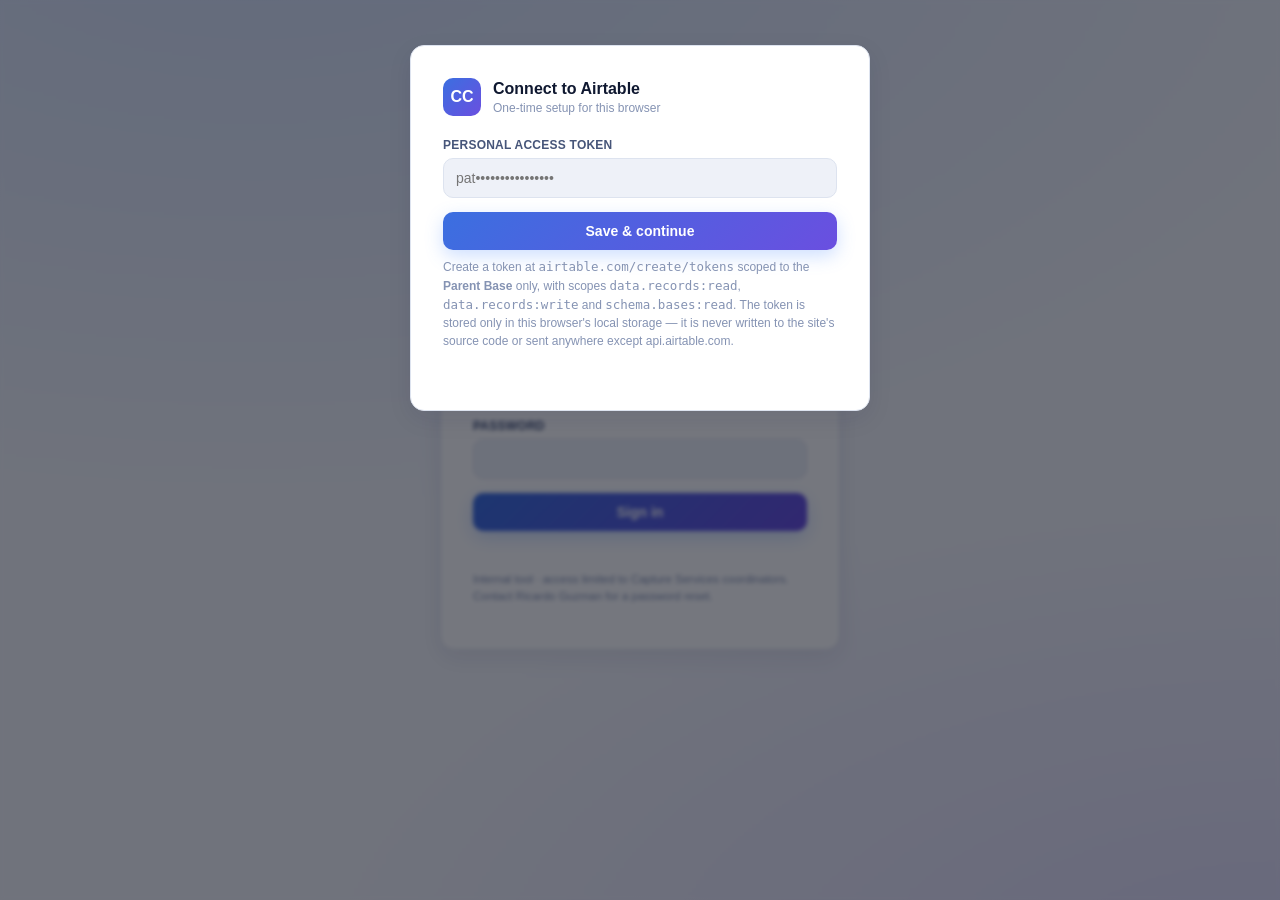
<file: capture-coordinator/index.html>
<!doctype html>
<html lang="en">
<head>
<meta charset="UTF-8" />
<meta name="viewport" content="width=device-width, initial-scale=1" />
<meta name="robots" content="noindex, nofollow" />
<title>Capture Coordinator Console</title>
<style>
  :root{
    --bg:#0b1220; --bg-soft:#111a2e; --panel:#152039; --panel-2:#1b2947;
    --border:#26365c; --text:#e8edf7; --text-dim:#9fb0d1; --text-faint:#6c7ea3;
    --accent:#4f8cff; --accent-2:#7c5cff; --good:#22c55e; --warn:#f59e0b; --bad:#ef4444;
    --chip:#22304f; --radius:14px; --shadow:0 10px 30px rgba(0,0,0,.35);
    --font: -apple-system,BlinkMacSystemFont,"Segoe UI",Inter,Roboto,Helvetica,Arial,sans-serif;
  }
  @media (prefers-color-scheme: light){
    :root{
      --bg:#f4f6fb; --bg-soft:#ffffff; --panel:#ffffff; --panel-2:#eef1f8;
      --border:#dde3ef; --text:#0f1830; --text-dim:#465579; --text-faint:#8593b3;
      --accent:#3b6fe0; --accent-2:#6a4fe0; --chip:#e8edfb; --shadow:0 8px 24px rgba(20,30,60,.08);
    }
  }
  *{box-sizing:border-box;}
  html,body{margin:0;padding:0;background:var(--bg);color:var(--text);font-family:var(--font);}
  body{min-height:100vh;}
  ::selection{background:var(--accent);color:#fff;}
  button{font-family:inherit;cursor:pointer;}
  input,select,textarea,button{font-family:inherit;font-size:14px;}
  a{color:var(--accent);}

  /* ---------- Gate / Login ---------- */
  #gate{
    position:fixed;inset:0;display:flex;align-items:center;justify-content:center;
    background:radial-gradient(1200px 600px at 20% -10%, rgba(79,140,255,.18), transparent),
               radial-gradient(1000px 500px at 100% 110%, rgba(124,92,255,.16), transparent),
               var(--bg);
    z-index:50;padding:24px;
  }
  .card{
    background:var(--panel);border:1px solid var(--border);border-radius:var(--radius);
    box-shadow:var(--shadow);padding:32px;width:100%;max-width:400px;
  }
  .brand{display:flex;align-items:center;gap:12px;margin-bottom:22px;}
  .brand .mark{
    width:38px;height:38px;border-radius:10px;flex:none;
    background:linear-gradient(135deg,var(--accent),var(--accent-2));
    display:flex;align-items:center;justify-content:center;color:#fff;font-weight:700;font-size:16px;
  }
  .brand h1{font-size:16px;margin:0;line-height:1.25;}
  .brand p{margin:2px 0 0;font-size:12px;color:var(--text-faint);}
  .field{margin-bottom:14px;}
  .field label{display:block;font-size:12px;color:var(--text-dim);margin-bottom:6px;font-weight:600;letter-spacing:.02em;text-transform:uppercase;}
  .field select, .field input{
    width:100%;padding:11px 12px;border-radius:10px;border:1px solid var(--border);
    background:var(--panel-2);color:var(--text);outline:none;transition:border-color .15s;
  }
  .field select:focus, .field input:focus{border-color:var(--accent);}
  .btn{
    display:inline-flex;align-items:center;justify-content:center;gap:8px;
    padding:11px 16px;border-radius:10px;border:none;font-weight:600;
    background:linear-gradient(135deg,var(--accent),var(--accent-2));color:#fff;width:100%;
    box-shadow:0 6px 18px rgba(79,140,255,.28);transition:filter .15s, transform .1s;
  }
  .btn:hover{filter:brightness(1.06);}
  .btn:active{transform:translateY(1px);}
  .btn.secondary{background:var(--panel-2);color:var(--text);box-shadow:none;border:1px solid var(--border);}
  .btn.small{width:auto;padding:8px 12px;font-size:13px;}
  .btn.danger{background:linear-gradient(135deg,#ef4444,#f97316);box-shadow:0 6px 18px rgba(239,68,68,.25);}
  .err{color:var(--bad);font-size:13px;margin:8px 0 0;min-height:16px;}
  .gate-foot{margin-top:16px;font-size:11.5px;color:var(--text-faint);line-height:1.5;}
  .hidden{display:none !important;}

  /* ---------- Token setup ---------- */
  #tokenModal .card{max-width:460px;}
  .mono{font-family:ui-monospace,SFMono-Regular,Menlo,Consolas,monospace;font-size:12.5px;}
  .hint{font-size:12px;color:var(--text-faint);margin-top:8px;line-height:1.5;}

  /* ---------- App shell ---------- */
  #app{display:none;min-height:100vh;}
  #app.show{display:block;}
  header.top{
    position:sticky;top:0;z-index:20;background:color-mix(in srgb, var(--bg-soft) 92%, transparent);
    backdrop-filter:blur(10px);border-bottom:1px solid var(--border);
  }
  .top-inner{max-width:1280px;margin:0 auto;padding:14px 24px;display:flex;align-items:center;gap:16px;}
  .top-inner .brand{margin:0;flex:none;}
  .top-inner .spacer{flex:1;}
  .who{display:flex;align-items:center;gap:10px;font-size:13px;color:var(--text-dim);}
  .who .avatar{
    width:30px;height:30px;border-radius:50%;background:var(--chip);display:flex;align-items:center;
    justify-content:center;font-weight:700;font-size:12px;color:var(--text);
  }
  main{max-width:1280px;margin:0 auto;padding:22px 24px 60px;}

  .stats{display:grid;grid-template-columns:repeat(auto-fit,minmax(150px,1fr));gap:12px;margin-bottom:20px;}
  .stat{background:var(--panel);border:1px solid var(--border);border-radius:var(--radius);padding:16px;}
  .stat .n{font-size:24px;font-weight:700;}
  .stat .l{font-size:12px;color:var(--text-faint);margin-top:2px;}
  .stat.accent{border-color:color-mix(in srgb, var(--accent) 40%, var(--border));}

  .tabs{display:flex;gap:6px;margin-bottom:16px;border-bottom:1px solid var(--border);}
  .tab{
    padding:10px 4px;margin-right:18px;font-size:13.5px;font-weight:600;color:var(--text-faint);
    border-bottom:2px solid transparent;cursor:pointer;
  }
  .tab.active{color:var(--text);border-color:var(--accent);}
  .tab .count{background:var(--chip);color:var(--text-dim);border-radius:999px;padding:1px 7px;font-size:11px;margin-left:6px;}

  .toolbar{display:flex;gap:10px;flex-wrap:wrap;align-items:center;margin-bottom:16px;}
  .toolbar input[type=search]{
    flex:1;min-width:220px;padding:10px 12px;border-radius:10px;border:1px solid var(--border);
    background:var(--panel);color:var(--text);outline:none;
  }
  .toolbar select{padding:10px 12px;border-radius:10px;border:1px solid var(--border);background:var(--panel);color:var(--text);}
  .toolbar .btn{width:auto;}

  .table-wrap{background:var(--panel);border:1px solid var(--border);border-radius:var(--radius);overflow:hidden;}
  table{width:100%;border-collapse:collapse;font-size:13.5px;}
  thead th{
    text-align:left;padding:12px 14px;font-size:11px;text-transform:uppercase;letter-spacing:.04em;
    color:var(--text-faint);border-bottom:1px solid var(--border);white-space:nowrap;
  }
  tbody td{padding:12px 14px;border-bottom:1px solid var(--border);vertical-align:top;}
  tbody tr:last-child td{border-bottom:none;}
  tbody tr:hover{background:var(--panel-2);}
  .jobid{font-weight:700;}
  .sub{color:var(--text-faint);font-size:12px;margin-top:2px;}
  .badge{
    display:inline-block;padding:4px 9px;border-radius:999px;font-size:11.5px;font-weight:700;
    background:var(--chip);color:var(--text);white-space:nowrap;
  }
  .b-incoming{background:rgba(79,140,255,.15);color:#6ba0ff;}
  .b-progress{background:rgba(245,158,11,.16);color:#f5a524;}
  .b-issue{background:rgba(239,68,68,.16);color:#ef6a6a;}
  .b-hold{background:rgba(160,120,255,.16);color:#b39bff;}
  .b-done{background:rgba(34,197,94,.16);color:#3fdc7c;}
  .b-cancel{background:rgba(148,163,184,.18);color:#94a3b8;}
  .chips{display:flex;gap:4px;flex-wrap:wrap;max-width:220px;}
  .chip{background:var(--chip);color:var(--text-dim);font-size:11px;padding:2px 7px;border-radius:999px;}
  .empty{padding:60px 20px;text-align:center;color:var(--text-faint);}
  .loading{padding:60px 20px;text-align:center;color:var(--text-faint);}

  /* ---------- Modal ---------- */
  .overlay{
    position:fixed;inset:0;background:rgba(4,8,20,.55);backdrop-filter:blur(2px);
    display:flex;align-items:flex-start;justify-content:center;padding:5vh 16px;z-index:60;overflow:auto;
  }
  .modal{
    background:var(--panel);border:1px solid var(--border);border-radius:var(--radius);
    box-shadow:var(--shadow);width:100%;max-width:560px;padding:26px;
  }
  .modal h2{margin:0 0 2px;font-size:17px;}
  .modal .sub{margin-bottom:18px;}
  .row2{display:grid;grid-template-columns:1fr 1fr;gap:12px;}
  .field textarea{
    width:100%;min-height:80px;padding:10px 12px;border-radius:10px;border:1px solid var(--border);
    background:var(--panel-2);color:var(--text);resize:vertical;outline:none;
  }
  .price-grid{display:grid;grid-template-columns:repeat(3,1fr);gap:10px;margin-bottom:4px;}
  .price-box{background:var(--panel-2);border:1px solid var(--border);border-radius:10px;padding:10px 12px;}
  .price-box .n{font-size:17px;font-weight:700;}
  .price-box .l{font-size:11px;color:var(--text-faint);text-transform:uppercase;letter-spacing:.03em;}
  .pc-picker{background:var(--panel-2);border:1px solid var(--border);border-radius:10px;padding:8px 10px;}
  .pc-current{display:flex;align-items:center;justify-content:space-between;gap:8px;}
  .pc-current .code{font-weight:700;font-size:13.5px;}
  .pc-search input{
    width:100%;padding:8px 10px;border-radius:8px;border:1px solid var(--border);
    background:var(--panel);color:var(--text);outline:none;margin-bottom:6px;
  }
  .pc-results{max-height:150px;overflow:auto;display:flex;flex-direction:column;gap:2px;}
  .pc-result{
    text-align:left;background:none;border:none;padding:6px 8px;border-radius:6px;color:var(--text);
    font-size:12.5px;cursor:pointer;
  }
  .pc-result:hover{background:var(--panel);}
  .pc-result b{color:var(--accent);}
  .gate-warn{
    background:rgba(245,158,11,.12);border:1px solid rgba(245,158,11,.35);color:#c98a12;
    border-radius:8px;padding:8px 10px;font-size:12px;margin-top:6px;
  }
  .checklist{display:flex;flex-wrap:wrap;gap:8px;max-height:160px;overflow:auto;padding:2px;}
  .check{
    display:flex;align-items:center;gap:6px;background:var(--panel-2);border:1px solid var(--border);
    padding:6px 10px;border-radius:999px;font-size:12.5px;cursor:pointer;user-select:none;
  }
  .check input{margin:0;}
  .check.on{border-color:var(--accent);color:var(--accent);}
  .modal-actions{display:flex;justify-content:flex-end;gap:10px;margin-top:22px;}
  .modal-close{position:absolute;}
  .modal-head{display:flex;justify-content:space-between;align-items:flex-start;}
  .iconbtn{background:none;border:none;color:var(--text-faint);font-size:20px;line-height:1;padding:4px;}

  .toast-wrap{position:fixed;bottom:20px;right:20px;z-index:80;display:flex;flex-direction:column;gap:8px;}
  .toast{
    background:var(--panel);border:1px solid var(--border);border-radius:10px;padding:12px 16px;
    box-shadow:var(--shadow);font-size:13px;min-width:220px;
  }
  .toast.ok{border-color:color-mix(in srgb, var(--good) 50%, var(--border));}
  .toast.error{border-color:color-mix(in srgb, var(--bad) 50%, var(--border));}

  .link-btn{background:none;border:none;color:var(--accent);font-weight:600;padding:0;font-size:13px;}
  footer.foot{text-align:center;color:var(--text-faint);font-size:11.5px;padding:20px 0 40px;}

  @media (max-width:720px){
    .row2{grid-template-columns:1fr;}
    thead{display:none;}
    table, tbody, tr, td{display:block;width:100%;}
    tbody tr{border-bottom:1px solid var(--border);padding:10px 0;}
    tbody td{border:none;padding:4px 0;}
    tbody td::before{content:attr(data-label);display:block;font-size:10.5px;color:var(--text-faint);text-transform:uppercase;letter-spacing:.03em;margin-bottom:2px;}
  }
</style>
</head>
<body>

<!-- ============ TOKEN SETUP MODAL ============ -->
<div id="tokenModal" class="overlay hidden">
  <div class="card" style="max-width:460px;">
    <div class="brand">
      <div class="mark">CC</div>
      <div><h1>Connect to Airtable</h1><p>One-time setup for this browser</p></div>
    </div>
    <div class="field">
      <label>Personal Access Token</label>
      <input type="password" id="patInput" placeholder="pat••••••••••••••••" autocomplete="off" />
    </div>
    <button class="btn" id="patSave">Save &amp; continue</button>
    <p class="hint">
      Create a token at <span class="mono">airtable.com/create/tokens</span> scoped to the
      <b>Parent Base</b> only, with scopes <span class="mono">data.records:read</span>,
      <span class="mono">data.records:write</span> and <span class="mono">schema.bases:read</span>.
      The token is stored only in this browser's local storage — it is never written to the site's
      source code or sent anywhere except api.airtable.com.
    </p>
    <p class="err" id="patErr"></p>
  </div>
</div>

<!-- ============ LOGIN GATE ============ -->
<div id="gate">
  <div class="card">
    <div class="brand">
      <div class="mark">CC</div>
      <div><h1>Capture Coordinator Console</h1><p>Matterport Capture Services</p></div>
    </div>
    <div class="field">
      <label>Coordinator</label>
      <select id="loginName">
        <option value="">Select your name…</option>
      </select>
    </div>
    <div class="field">
      <label>Password</label>
      <input type="password" id="loginPass" autocomplete="off" />
    </div>
    <button class="btn" id="loginBtn">Sign in</button>
    <p class="err" id="loginErr"></p>
    <p class="gate-foot">Internal tool · access limited to Capture Services coordinators. Contact Ricardo Guzman for a password reset.</p>
  </div>
</div>

<!-- ============ APP ============ -->
<div id="app">
  <header class="top">
    <div class="top-inner">
      <div class="brand"><div class="mark">CC</div><div><h1>Capture Coordinator Console</h1><p id="baseLabel">Global Requests · Parent Base</p></div></div>
      <div class="spacer"></div>
      <div class="who"><span class="avatar" id="avatarInit">?</span><span id="whoName">—</span></div>
      <button class="btn secondary small" id="refreshBtn">↻ Refresh</button>
      <button class="btn secondary small" id="logoutBtn">Sign out</button>
    </div>
  </header>

  <main>
    <div class="stats" id="stats"></div>

    <div class="tabs" id="tabs">
      <div class="tab active" data-tab="mine">My Jobs <span class="count" id="cMine">0</span></div>
      <div class="tab" data-tab="unassigned">Incoming / Unassigned <span class="count" id="cUn">0</span></div>
      <div class="tab" data-tab="all">All Active Jobs <span class="count" id="cAll">0</span></div>
    </div>

    <div class="toolbar">
      <input type="search" id="search" placeholder="Search job ID, project, client, address…" />
      <select id="statusFilter"><option value="">All statuses</option></select>
      <button class="btn secondary small" id="clearFilters">Clear</button>
    </div>

    <div class="table-wrap">
      <table>
        <thead>
          <tr>
            <th>Job</th><th>Client / Address</th><th>Status</th><th>Coordinator</th><th>CT / QA Issues</th><th>Notes</th><th></th>
          </tr>
        </thead>
        <tbody id="rows"></tbody>
      </table>
      <div class="loading hidden" id="loadingRow">Loading jobs…</div>
      <div class="empty hidden" id="emptyRow">No jobs match this view.</div>
    </div>

    <footer class="foot">Capture Coordinator Console · internal use only · data lives in Airtable, this page never stores job data outside your browser session</footer>
  </main>
</div>

<div class="toast-wrap" id="toasts"></div>

<!-- ============ EDIT MODAL ============ -->
<div class="overlay hidden" id="editOverlay">
  <div class="modal">
    <div class="modal-head">
      <div><h2 id="mJobId">Job</h2><p class="sub" id="mProject"></p></div>
      <button class="iconbtn" id="mClose">✕</button>
    </div>

    <div class="field">
      <label>Job status</label>
      <select id="mStatus"></select>
    </div>

    <div class="row2">
      <div class="field">
        <label>Assigned coordinator (dispatch)</label>
        <select id="mCoord"><option value="">Unassigned</option></select>
      </div>
      <div class="field">
        <label>Client</label>
        <input id="mClient" disabled />
      </div>
    </div>

    <div class="field">
      <label>CT / QA issues</label>
      <div class="checklist" id="mIssues"></div>
    </div>

    <div class="field">
      <label>Pricing</label>
      <div class="price-grid">
        <div class="price-box"><div class="n" id="mJobRate">—</div><div class="l">Job rate</div></div>
        <div class="price-box"><div class="n" id="mCTRate">—</div><div class="l">CT rate</div></div>
        <div class="price-box"><div class="n" id="mPriceType">—</div><div class="l">Price type</div></div>
      </div>
    </div>

    <div class="row2">
      <div class="field">
        <label>Price code (job)</label>
        <div class="pc-picker" id="mPcJob"></div>
      </div>
      <div class="field">
        <label>Price code (CT)</label>
        <div class="pc-picker" id="mPcCT"></div>
      </div>
    </div>

    <div class="row2">
      <div class="field">
        <label>Capture size requested</label>
        <input id="mCaptureSize" type="number" step="0.01" />
      </div>
      <div class="field">
        <label>Area units</label>
        <select id="mAreaUnits"></select>
      </div>
    </div>

    <div class="row2">
      <div class="field">
        <label>Adjustment job rate</label>
        <input id="mAdjJobRate" type="number" step="0.01" />
      </div>
      <div class="field">
        <label>Adjustment CT rate</label>
        <input id="mAdjCTRate" type="number" step="0.01" />
      </div>
    </div>
    <div class="field">
      <label>Custom CT rate</label>
      <input id="mCustomCTRate" type="number" step="0.01" />
    </div>
    <div class="gate-warn hidden" id="mGateWarn"></div>

    <div class="field">
      <label>Coordinator notes</label>
      <textarea id="mNotes"></textarea>
    </div>

    <div class="modal-actions">
      <button class="btn secondary" id="mCancel">Cancel</button>
      <button class="btn" id="mSave">Save changes</button>
    </div>
  </div>
</div>

<script>
(function(){
"use strict";

/* ================= CONFIG ================= */
const BASE_ID     = "appT5E3pJK2FE6cwB";
const JOBS_TBL    = "tblVJQFqz8QHLSeGf";   // Global Requests
const COORD_TBL   = "tblVSERd54uOP5C1D";   // Capture Coordinator roster
const PRICEBOOK_TBL = "tblvLTsoDdvi9uVTr"; // Global PriceBooks (rate card)

const F = {
  staticJobId: "Static Job ID",
  projectName: "Project Name",
  jobStatus: "Job Status",
  captureCoordinator: "Capture Coordinator",
  coordinatorName: "Coordinator Name",
  coordinatorNotes: "Capture Coordinator Notes",
  ctqaIssues: "CT/QA Issues",
  captureAddress: "Capture Address",
  floorUnitSuite: "Floor/Unit/Suite",
  mpClient: "MP Client.",
  // Pricing
  jobRate: "Job Rate",                     // formula, read-only
  ctRate: "CT Rate",                       // formula, read-only
  priceType: "Price Type",                 // lookup, read-only
  priceCodeJob: "Price Code Lookup",       // link to Global PriceBooks — editable
  priceCodeCT: "Price Code Lookup CT",     // link to Global PriceBooks — editable
  captureSize: "Capture Size - Requested", // number — editable
  areaUnits: "Area Units",                 // singleSelect — editable
  adjJobRate: "Adjustment Job Rate",       // number — editable (needs "*" in Job ID to take effect)
  adjCTRate: "Adjustment CT Rate",         // number — editable (needs "*" in Job ID to take effect)
  customCTRate: "Custom CT Rate",          // number — editable
  jobIdLink: "Job ID"                      // link field, used only to check for the "*" adjustment gate
};

const FALLBACK_AREA_UNITS = ["Square Feet (ft2)","Square Metres (m2)","Welltower (11)","ft2","Refer to Parent Record"];

// Fallback option lists, used only if the live schema fetch fails (e.g. token lacks schema scope).
const FALLBACK_STATUSES = ["Pending","Please Schedule","Scheduling in Progress","CT Outreach","CT Negotiations",
  "CT Declined","CT Unavailable","CT ALT","Scheduled","In Progress","Waiting for Dates","Waiting for Approval",
  "Rescheduled","On Hold","On Hold by Client","Model Not Found","Model Processing","Ready for PPS",
  "Ready for Delivery","QA Complete","ESOFT QA Complete","Complete","Accounts Payable","PO Needed",
  "Add Space Rqstd","Expired Contract","Permanently Remove","Cancelled","Cancelled by CT","Cancelled by Matterport",
  "Cancelled Last Minute","Cancelled in Advance","Test"];
const FALLBACK_ISSUES = ["QA: Scan Placement/Density","On-site: CT was No-Show","On-site: CT was late",
  "SLA; Scheduling","SLA; Delivery","CT Cancellation","CT Reschedule"];

// Coordinator roster + login credentials (SHA-256 of a random per-person password).
// Passwords were generated once and shared with each coordinator directly — they are not in this file.
const COORDINATORS = [
  {name:"Don Fraser", code:"DF_NORAM", hash:"b63b984739c758e2bd48d5513465fe464673f52dce55cbc0729ea847ce2023db"},
  {name:"Kailyn Jelniker", code:"KJ_NORAM", hash:"168ec61d2e8fc155b38e24dd7dbec257e93031c5ae6dfea2382533229af30097"},
  {name:"Gisele Tan", code:"GT_INTL", hash:"23dbf25a559e3e56cdeee24c605e9c65efbde9f7b467cace89984fe5d28ce132"},
  {name:"Ricardo Guzman", code:"RG_NORAM", hash:"94a99ddb2e66b6cd014524faf015c1e19f02a348e66350508a2071b1e4bb7861"},
  {name:"Troy Lowry", code:"TL_NORAM", hash:"e34190d0b9d202d85d0c524e30034d5774435745f77c7e809bb50d214a4c1d0d"},
  {name:"Stephenie Yong", code:"SY_INTL", hash:"06fc3db427e7db2eca7af414fad2918a99ff6c92a1e0845a021cf2923e339df9"},
  {name:"Oriana Ooi", code:"OO_INTL", hash:"57d29a937a71b7d0fd6d45a8e14a94459e059cd1e36bee0532129f2a6bfddc67"},
  {name:"Ryan Morrow", code:"RM_NORAM", hash:"d58659605d0d24d6c51c0e371d759a6ebd683b75d40294e684814a1e1fb3e31c"},
  {name:"Peter Berlin", code:"PB_NORAM", hash:"fe90c1a2219276babfff46408d157b2d7fcaf902785688cd7a85570fd9867131"},
  {name:"Juyoung Jang", code:"JJ_INTL", hash:"7e851d362bb7bcb656e8e48901919e7ee184dea491cdd51a31b6bf84e2b8d2fe"},
  {name:"Caitlin Suh", code:"CS_NORAM", hash:"cef83dea1d57fa658f6e1589c2b7acd2881d56231dc41444509182599abfe316"},
  {name:"Jordan Saiz", code:"JS_NORAM", hash:"1d56e8844ef1313c85db11e8f1b707cac9e085a581b44f70e69d1b6f9f8c2793"},
  {name:"Elliot Finlayson", code:"EF_PM", hash:"15f7f9b011fe3d1e50a38b72af3ccb7992576efa7df28fbe8626fb27c298eca3"},
  {name:"Freddy Arias", code:"FA_NORAM", hash:"893396c006a5b70132acb5175b36ad35dee84e46a7669d29e9bdd37d0730d176"},
  {name:"Alex Justice", code:"AJ_NORAM", hash:"538dcec1355f9cadc4256eb583f68b90ad6a045fe88ac7f529373048b2d63443"},
  {name:"Kevin Curtis", code:"KC_NORAM", hash:"7dcc2b30be5d47be47ad8d151d59a3f072f8244ba3d0d88f830ee64665cf924c"},
  {name:"Marina Menacho Rosales", code:"MR_INTL", hash:"e10f944bb36b5f5bef9aa1c638848dfa81501c1ea071e04ccc4e55d3b23da022"}
];

/* ================= STATE ================= */
let PAT = localStorage.getItem("cc_pat") || "";
let ME = null;                 // {name, code}
let ROSTER = [];                // [{id, name, code}] from live Airtable
let STATUS_OPTIONS = [];
let ISSUE_OPTIONS = [];
let AREA_UNITS_OPTIONS = [];
let ALL_JOBS = [];               // cached raw records for currently loaded view union
let CURRENT_TAB = "mine";
let CURRENT_EDIT = null;         // record id being edited
let PC_JOB = null;                // {id, name} currently selected job price code, or null
let PC_CT = null;                 // {id, name} currently selected CT price code, or null
let PC_SEARCH_TIMER = null;

/* ================= HELPERS ================= */
function $(id){ return document.getElementById(id); }
async function sha256(str){
  const buf = await crypto.subtle.digest("SHA-256", new TextEncoder().encode(str));
  return Array.from(new Uint8Array(buf)).map(b=>b.toString(16).padStart(2,"0")).join("");
}
function toast(msg, kind){
  const el = document.createElement("div");
  el.className = "toast " + (kind || "");
  el.textContent = msg;
  $("toasts").appendChild(el);
  setTimeout(()=>el.remove(), 4200);
}
function airtableHeaders(){
  return { "Authorization": "Bearer " + PAT, "Content-Type": "application/json" };
}
async function atFetch(path, opts){
  const res = await fetch("https://api.airtable.com/v0/" + path, Object.assign({headers: airtableHeaders()}, opts||{}));
  if(!res.ok){
    let body = "";
    try{ body = (await res.json()).error?.message || ""; }catch(e){}
    throw new Error("Airtable " + res.status + (body ? (": " + body) : ""));
  }
  return res.json();
}
function esc(s){ return (s==null?"":String(s)).replace(/[&<>"]/g, c=>({"&":"&amp;","<":"&lt;",">":"&gt;",'"':"&quot;"}[c])); }

function statusBucket(status){
  const s = (status||"").toLowerCase();
  if(/cancel/.test(s)) return "cancel";
  if(/complete|delivery|payable|ready for/.test(s)) return "done";
  if(/hold|waiting|reschedul|expired|permanently remove/.test(s)) return "hold";
  if(/^ct |declined|unavailable|negotiations|ct alt/.test(s)) return "issue";
  if(/pending|please schedule|outreach|scheduling in progress|add space|po needed/.test(s)) return "incoming";
  return "progress";
}
const BUCKET_LABEL = {incoming:"b-incoming", progress:"b-progress", issue:"b-issue", hold:"b-hold", done:"b-done", cancel:"b-cancel"};

/* ================= TOKEN SETUP ================= */
function ensureToken(){
  return new Promise((resolve)=>{
    if(PAT){ resolve(); return; }
    $("tokenModal").classList.remove("hidden");
    $("patSave").onclick = async ()=>{
      const v = $("patInput").value.trim();
      if(!v){ $("patErr").textContent = "Paste a token to continue."; return; }
      PAT = v;
      localStorage.setItem("cc_pat", PAT);
      $("tokenModal").classList.add("hidden");
      resolve();
    };
  });
}

/* ================= LOGIN ================= */
function populateLoginNames(){
  const sel = $("loginName");
  COORDINATORS.slice().sort((a,b)=>a.name.localeCompare(b.name)).forEach(c=>{
    const o = document.createElement("option");
    o.value = c.code; o.textContent = c.name;
    sel.appendChild(o);
  });
}

async function attemptLogin(){
  const code = $("loginName").value;
  const pass = $("loginPass").value;
  $("loginErr").textContent = "";
  if(!code || !pass){ $("loginErr").textContent = "Choose your name and enter your password."; return; }
  const person = COORDINATORS.find(c=>c.code===code);
  const h = await sha256(pass);
  if(!person || h !== person.hash){
    $("loginErr").textContent = "Incorrect password.";
    return;
  }
  ME = {name: person.name, code: person.code};
  sessionStorage.setItem("cc_me", JSON.stringify(ME));
  await boot();
}

/* ================= BOOT / DATA ================= */
async function loadSchema(){
  try{
    const meta = await atFetch(`meta/bases/${BASE_ID}/tables`, {});
    const jobsTable = (meta.tables||[]).find(t=>t.id===JOBS_TBL);
    if(jobsTable){
      const statusField = jobsTable.fields.find(f=>f.name===F.jobStatus);
      const issuesField = jobsTable.fields.find(f=>f.name===F.ctqaIssues);
      const areaField = jobsTable.fields.find(f=>f.name===F.areaUnits);
      if(statusField && statusField.options && statusField.options.choices)
        STATUS_OPTIONS = statusField.options.choices.map(c=>c.name);
      if(issuesField && issuesField.options && issuesField.options.choices)
        ISSUE_OPTIONS = issuesField.options.choices.map(c=>c.name);
      if(areaField && areaField.options && areaField.options.choices)
        AREA_UNITS_OPTIONS = areaField.options.choices.map(c=>c.name);
    }
  }catch(e){ /* fall through to fallback below */ }
  if(!STATUS_OPTIONS.length) STATUS_OPTIONS = FALLBACK_STATUSES;
  if(!ISSUE_OPTIONS.length) ISSUE_OPTIONS = FALLBACK_ISSUES;
  if(!AREA_UNITS_OPTIONS.length) AREA_UNITS_OPTIONS = FALLBACK_AREA_UNITS;
  $("mAreaUnits").innerHTML = AREA_UNITS_OPTIONS.map(a=>`<option value="${esc(a)}">${esc(a)}</option>`).join("");

  const statusSel = $("mStatus");
  statusSel.innerHTML = STATUS_OPTIONS.map(s=>`<option value="${esc(s)}">${esc(s)}</option>`).join("");
  const filterSel = $("statusFilter");
  filterSel.innerHTML = `<option value="">All statuses</option>` + STATUS_OPTIONS.map(s=>`<option value="${esc(s)}">${esc(s)}</option>`).join("");
  $("mIssues").innerHTML = ISSUE_OPTIONS.map(i=>`
    <label class="check" data-val="${esc(i)}"><input type="checkbox" value="${esc(i)}"/>${esc(i)}</label>
  `).join("");
  $("mIssues").querySelectorAll("input[type=checkbox]").forEach(cb=>{
    cb.addEventListener("change", ()=> cb.closest(".check").classList.toggle("on", cb.checked));
  });
}

async function loadRoster(){
  try{
    const data = await atFetch(`${BASE_ID}/${COORD_TBL}?pageSize=100`, {});
    ROSTER = (data.records||[]).map(r=>({
      id: r.id,
      name: r.fields["Name"] || "",
      code: r.fields["Scheduler Code"] || ""
    })).filter(r=>r.name);
  }catch(e){
    ROSTER = [];
    toast("Could not load coordinator roster from Airtable (" + e.message + ")", "error");
  }
  const sel = $("mCoord");
  sel.innerHTML = `<option value="">Unassigned</option>` + ROSTER
    .slice().sort((a,b)=>a.name.localeCompare(b.name))
    .map(r=>`<option value="${r.id}">${esc(r.name)}</option>`).join("");
}

function myRosterEntry(){
  return ROSTER.find(r=>r.code === ME.code) || null;
}

async function fetchJobs(formula, extra){
  let all = [];
  let offset = undefined;
  do{
    const params = new URLSearchParams();
    params.set("pageSize", "100");
    if(formula) params.set("filterByFormula", formula);
    if(offset) params.set("offset", offset);
    const data = await atFetch(`${BASE_ID}/${JOBS_TBL}?${params.toString()}`, {});
    all = all.concat(data.records || []);
    offset = data.offset;
  } while(offset && all.length < 500);
  return all;
}

async function loadAllData(){
  $("loadingRow").classList.remove("hidden");
  $("rows").innerHTML = "";
  $("emptyRow").classList.add("hidden");
  try{
    const notCancelledOrTest = `AND(NOT(FIND("Cancel", {${F.jobStatus}})), {${F.jobStatus}} != "Test")`;
    const jobs = await fetchJobs(notCancelledOrTest);
    ALL_JOBS = jobs;
    renderStatsAndTabs();
    renderTable();
  }catch(e){
    toast("Failed to load jobs: " + e.message, "error");
  }finally{
    $("loadingRow").classList.add("hidden");
  }
}

/* ================= RENDER ================= */
function jobCoordinatorCode(rec){
  // Coordinator Name lookup returns an array of the linked coordinator's primary-field-adjacent Name values.
  const v = rec.fields[F.coordinatorName];
  if(Array.isArray(v)) return v[0] || "";
  return v || "";
}
function jobIsMine(rec){
  const names = rec.fields[F.coordinatorName];
  if(!names) return false;
  const arr = Array.isArray(names) ? names : [names];
  return arr.some(n => n === ME.name);
}
function jobIsUnassigned(rec){
  const link = rec.fields[F.captureCoordinator];
  return !link || (Array.isArray(link) && link.length===0);
}

function currentViewRecords(){
  let list = ALL_JOBS;
  if(CURRENT_TAB === "mine") list = list.filter(jobIsMine);
  else if(CURRENT_TAB === "unassigned") list = list.filter(jobIsUnassigned);
  // "all" = everything already loaded (non-cancelled, non-test)

  const q = $("search").value.trim().toLowerCase();
  if(q){
    list = list.filter(r=>{
      const hay = [
        r.fields[F.staticJobId], r.fields[F.projectName], r.fields[F.captureAddress],
        r.fields[F.mpClient], r.fields[F.floorUnitSuite]
      ].map(v=>Array.isArray(v)? v.join(" ") : (v||"")).join(" ").toLowerCase();
      return hay.includes(q);
    });
  }
  const sf = $("statusFilter").value;
  if(sf) list = list.filter(r => r.fields[F.jobStatus] === sf);
  return list;
}

function renderStatsAndTabs(){
  const mine = ALL_JOBS.filter(jobIsMine);
  const unassigned = ALL_JOBS.filter(jobIsUnassigned);
  $("cMine").textContent = mine.length;
  $("cUn").textContent = unassigned.length;
  $("cAll").textContent = ALL_JOBS.length;

  const buckets = {incoming:0, progress:0, issue:0, hold:0, done:0};
  mine.forEach(r=>{ const b = statusBucket(r.fields[F.jobStatus]); if(buckets[b]!==undefined) buckets[b]++; });

  $("stats").innerHTML = `
    <div class="stat accent"><div class="n">${mine.length}</div><div class="l">My open jobs</div></div>
    <div class="stat"><div class="n">${buckets.incoming}</div><div class="l">Incoming / to schedule</div></div>
    <div class="stat"><div class="n">${buckets.progress}</div><div class="l">In progress</div></div>
    <div class="stat"><div class="n">${buckets.issue}</div><div class="l">CT issues</div></div>
    <div class="stat"><div class="n">${buckets.hold}</div><div class="l">On hold / waiting</div></div>
    <div class="stat"><div class="n">${buckets.done}</div><div class="l">Complete / delivered</div></div>
  `;
}

function renderTable(){
  const list = currentViewRecords();
  const rowsEl = $("rows");
  if(!list.length){
    rowsEl.innerHTML = "";
    $("emptyRow").classList.remove("hidden");
    return;
  }
  $("emptyRow").classList.add("hidden");
  rowsEl.innerHTML = list.map(r=>{
    const f = r.fields;
    const status = f[F.jobStatus] || "—";
    const bucket = statusBucket(status);
    const coordName = jobCoordinatorCode(r) || "Unassigned";
    const issues = f[F.ctqaIssues] || [];
    const address = f[F.captureAddress] || "";
    const client = Array.isArray(f[F.mpClient]) ? f[F.mpClient].join(", ") : (f[F.mpClient]||"");
    const notes = f[F.coordinatorNotes] || "";
    return `
      <tr data-id="${r.id}">
        <td data-label="Job">
          <div class="jobid">${esc(f[F.staticJobId] || r.id)}</div>
          <div class="sub">${esc(f[F.projectName]||"")}</div>
        </td>
        <td data-label="Client / Address">
          <div>${esc(client)}</div>
          <div class="sub">${esc(address).slice(0,60)}</div>
        </td>
        <td data-label="Status"><span class="badge ${BUCKET_LABEL[bucket]}">${esc(status)}</span></td>
        <td data-label="Coordinator">${esc(coordName)}</td>
        <td data-label="CT / QA Issues"><div class="chips">${issues.map(i=>`<span class="chip">${esc(i)}</span>`).join("") || '<span class="sub">—</span>'}</div></td>
        <td data-label="Notes"><div class="sub">${esc(notes).slice(0,50)}${notes.length>50?"…":""}</div></td>
        <td data-label=""><button class="link-btn" data-open="${r.id}">Open →</button></td>
      </tr>
    `;
  }).join("");

  rowsEl.querySelectorAll("[data-open]").forEach(btn=>{
    btn.addEventListener("click", ()=> openEditModal(btn.getAttribute("data-open")));
  });
}

/* ================= PRICE CODE PICKER ================= */
// Global PriceBooks has ~3,400 rows, so we never load it in bulk — we search it live as the
// coordinator types, and only remember the {id, name} of whatever is currently selected.
function fmtMoney(v){
  if(v === undefined || v === null || v === "") return "—";
  const n = Number(v);
  if(Number.isNaN(n)) return String(v);
  return n.toLocaleString(undefined, {minimumFractionDigits:2, maximumFractionDigits:2});
}

function renderPcPicker(kind){
  // kind: "job" or "ct"
  const host = $(kind === "job" ? "mPcJob" : "mPcCT");
  const sel = kind === "job" ? PC_JOB : PC_CT;
  host.innerHTML = `
    <div class="pc-current">
      <span class="code">${sel ? esc(sel.name) : "Not set"}</span>
      <button type="button" class="link-btn" data-pc-change="${kind}">${sel ? "Change" : "Set"}</button>
    </div>
  `;
  host.querySelector("[data-pc-change]").addEventListener("click", ()=> openPcSearch(kind));
}

function openPcSearch(kind){
  const host = $(kind === "job" ? "mPcJob" : "mPcCT");
  host.innerHTML = `
    <div class="pc-search">
      <input type="text" placeholder="Type a price code, e.g. USUDRC2…" id="pcInput_${kind}" />
      <div class="pc-results" id="pcResults_${kind}"></div>
    </div>
  `;
  const input = $(`pcInput_${kind}`);
  input.focus();
  input.addEventListener("input", ()=>{
    clearTimeout(PC_SEARCH_TIMER);
    PC_SEARCH_TIMER = setTimeout(()=> searchPriceCodes(kind, input.value.trim()), 250);
  });
  searchPriceCodes(kind, "");
}

async function searchPriceCodes(kind, query){
  const resultsEl = $(`pcResults_${kind}`);
  if(!resultsEl) return;
  resultsEl.innerHTML = `<div class="sub">Searching…</div>`;
  try{
    const params = new URLSearchParams();
    params.set("pageSize", "15");
    params.set("fields[]", "Price Code");
    params.append("fields[]", "Country");
    params.append("fields[]", "Type");
    params.append("fields[]", "Currency");
    params.append("fields[]", "Active");
    if(query) params.set("filterByFormula", `SEARCH(UPPER("${query.replace(/"/g,'')}"), UPPER({Price Code}))`);
    const data = await atFetch(`${BASE_ID}/${PRICEBOOK_TBL}?${params.toString()}`, {});
    const recs = data.records || [];
    if(!recs.length){ resultsEl.innerHTML = `<div class="sub">No matches.</div>`; return; }
    resultsEl.innerHTML = recs.map(r=>{
      const f = r.fields;
      const code = f["Price Code"] || r.id;
      const meta = [f["Type"], f["Country"], f["Currency"]].filter(Boolean).join(" · ");
      return `<button type="button" class="pc-result" data-id="${r.id}" data-code="${esc(code)}"><b>${esc(code)}</b>${meta ? " — " + esc(meta) : ""}</button>`;
    }).join("");
    resultsEl.querySelectorAll(".pc-result").forEach(btn=>{
      btn.addEventListener("click", ()=>{
        const picked = {id: btn.getAttribute("data-id"), name: btn.getAttribute("data-code")};
        if(kind === "job") PC_JOB = picked; else PC_CT = picked;
        renderPcPicker(kind);
      });
    });
  }catch(e){
    resultsEl.innerHTML = `<div class="sub">Search failed: ${esc(e.message)}</div>`;
  }
}

async function resolvePcLink(linkField){
  // A link field from the raw Airtable API is normally just an array of record ID strings.
  // If we already have a {id,name} shape (e.g. re-rendering from a picker selection) use it as-is;
  // otherwise fetch the single record to find its human-readable Price Code.
  const first = Array.isArray(linkField) && linkField.length ? linkField[0] : null;
  if(!first) return null;
  if(typeof first === "object" && first.name) return {id: first.id, name: first.name};
  const id = (typeof first === "object") ? first.id : first;
  try{
    const rec = await atFetch(`${BASE_ID}/${PRICEBOOK_TBL}/${id}`, {});
    return {id, name: (rec.fields && rec.fields["Price Code"]) || id};
  }catch(e){
    return {id, name: id};
  }
}

function updateGateWarning(){
  const jobIdField = ALL_JOBS.find(r=>r.id===CURRENT_EDIT);
  const el = $("mGateWarn");
  const adjJob = parseFloat($("mAdjJobRate").value) || 0;
  const adjCT = parseFloat($("mAdjCTRate").value) || 0;
  if(!jobIdField || (adjJob === 0 && adjCT === 0)){ el.classList.add("hidden"); return; }
  const link = jobIdField.fields[F.jobIdLink];
  const names = Array.isArray(link) ? link.map(v=>v.name || v) : (link ? [link] : []);
  const hasStar = names.some(n=>String(n).includes("*"));
  if(!hasStar){
    el.textContent = "⚠ Adjustment amounts only take effect when this job's Job ID contains an asterisk (*). This job's Job ID does not, so these adjustments will be saved but silently ignored by the rate formulas.";
    el.classList.remove("hidden");
  }else{
    el.classList.add("hidden");
  }
}

/* ================= EDIT MODAL ================= */
async function openEditModal(recordId){
  const rec = ALL_JOBS.find(r=>r.id===recordId);
  if(!rec) return;
  CURRENT_EDIT = recordId;
  const f = rec.fields;
  $("mJobId").textContent = f[F.staticJobId] || recordId;
  $("mProject").textContent = f[F.projectName] || "";
  $("mStatus").value = f[F.jobStatus] || "";
  $("mClient").value = Array.isArray(f[F.mpClient]) ? f[F.mpClient].join(", ") : (f[F.mpClient]||"");
  $("mNotes").value = f[F.coordinatorNotes] || "";

  const link = f[F.captureCoordinator];
  const linkedId = Array.isArray(link) && link.length ? (link[0].id || link[0]) : "";
  $("mCoord").value = linkedId || "";

  const activeIssues = new Set(f[F.ctqaIssues] || []);
  $("mIssues").querySelectorAll(".check").forEach(chk=>{
    const val = chk.getAttribute("data-val");
    const cb = chk.querySelector("input");
    cb.checked = activeIssues.has(val);
    chk.classList.toggle("on", cb.checked);
  });

  // Pricing
  $("mJobRate").textContent = fmtMoney(f[F.jobRate]);
  $("mCTRate").textContent = fmtMoney(f[F.ctRate]);
  const priceType = f[F.priceType];
  $("mPriceType").textContent = (Array.isArray(priceType) ? priceType[0] : priceType) || "—";

  // Show placeholders immediately, resolve the real price-code names in the background.
  PC_JOB = null; PC_CT = null;
  renderPcPicker("job");
  renderPcPicker("ct");

  $("mCaptureSize").value = f[F.captureSize] ?? "";
  $("mAreaUnits").value = f[F.areaUnits] || "";
  $("mAdjJobRate").value = f[F.adjJobRate] ?? "";
  $("mAdjCTRate").value = f[F.adjCTRate] ?? "";
  $("mCustomCTRate").value = f[F.customCTRate] ?? "";
  updateGateWarning();

  $("editOverlay").classList.remove("hidden");

  const thisEdit = recordId;
  const [pcJob, pcCt] = await Promise.all([
    resolvePcLink(f[F.priceCodeJob]),
    resolvePcLink(f[F.priceCodeCT])
  ]);
  if(CURRENT_EDIT === thisEdit){ // guard against the user closing/switching before this resolves
    PC_JOB = pcJob;
    PC_CT = pcCt;
    renderPcPicker("job");
    renderPcPicker("ct");
  }
}
function closeEditModal(){
  $("editOverlay").classList.add("hidden");
  CURRENT_EDIT = null;
  PC_JOB = null;
  PC_CT = null;
}

async function saveEdit(){
  if(!CURRENT_EDIT) return;
  const status = $("mStatus").value;
  const notes = $("mNotes").value;
  const coordId = $("mCoord").value;
  const issues = Array.from($("mIssues").querySelectorAll("input:checked")).map(cb=>cb.value);

  const captureSize = $("mCaptureSize").value;
  const areaUnits = $("mAreaUnits").value;
  const adjJobRate = $("mAdjJobRate").value;
  const adjCTRate = $("mAdjCTRate").value;
  const customCTRate = $("mCustomCTRate").value;

  const fields = {};
  fields[F.jobStatus] = status;
  fields[F.coordinatorNotes] = notes;
  fields[F.ctqaIssues] = issues;
  fields[F.captureCoordinator] = coordId ? [coordId] : [];
  // Pricing — Job Rate / CT Rate themselves are formulas and are never written; these are their inputs.
  fields[F.priceCodeJob] = PC_JOB ? [PC_JOB.id] : [];
  fields[F.priceCodeCT] = PC_CT ? [PC_CT.id] : [];
  fields[F.captureSize] = captureSize === "" ? null : Number(captureSize);
  if(areaUnits) fields[F.areaUnits] = areaUnits;
  fields[F.adjJobRate] = adjJobRate === "" ? 0 : Number(adjJobRate);
  fields[F.adjCTRate] = adjCTRate === "" ? 0 : Number(adjCTRate);
  fields[F.customCTRate] = customCTRate === "" ? 0 : Number(customCTRate);

  const saveBtn = $("mSave");
  saveBtn.disabled = true; saveBtn.textContent = "Saving…";
  try{
    await atFetch(`${BASE_ID}/${JOBS_TBL}/${CURRENT_EDIT}`, {
      method: "PATCH",
      body: JSON.stringify({ fields })
    });
    toast("Saved.", "ok");
    closeEditModal();
    await loadAllData();
    switchTab(CURRENT_TAB);
  }catch(e){
    toast("Save failed: " + e.message, "error");
  }finally{
    saveBtn.disabled = false; saveBtn.textContent = "Save changes";
  }
}

/* ================= TABS / FILTERS ================= */
function switchTab(tab){
  CURRENT_TAB = tab;
  document.querySelectorAll(".tab").forEach(t=>t.classList.toggle("active", t.getAttribute("data-tab")===tab));
  renderTable();
}

/* ================= BOOT ================= */
async function boot(){
  $("gate").style.display = "none";
  $("app").classList.add("show");
  $("whoName").textContent = ME.name;
  $("avatarInit").textContent = ME.name.split(" ").map(p=>p[0]).slice(0,2).join("").toUpperCase();

  await loadSchema();
  await loadRoster();
  await loadAllData();
}

function wireEvents(){
  $("loginBtn").addEventListener("click", attemptLogin);
  $("loginPass").addEventListener("keydown", e=>{ if(e.key==="Enter") attemptLogin(); });

  document.querySelectorAll(".tab").forEach(t=>{
    t.addEventListener("click", ()=> switchTab(t.getAttribute("data-tab")));
  });
  $("search").addEventListener("input", renderTable);
  $("statusFilter").addEventListener("change", renderTable);
  $("clearFilters").addEventListener("click", ()=>{ $("search").value=""; $("statusFilter").value=""; renderTable(); });
  $("refreshBtn").addEventListener("click", loadAllData);
  $("logoutBtn").addEventListener("click", ()=>{
    sessionStorage.removeItem("cc_me");
    location.reload();
  });

  $("mClose").addEventListener("click", closeEditModal);
  $("mCancel").addEventListener("click", closeEditModal);
  $("mSave").addEventListener("click", saveEdit);
  $("editOverlay").addEventListener("click", e=>{ if(e.target.id==="editOverlay") closeEditModal(); });
  $("mAdjJobRate").addEventListener("input", updateGateWarning);
  $("mAdjCTRate").addEventListener("input", updateGateWarning);
}

(async function init(){
  wireEvents();
  populateLoginNames();
  await ensureToken();

  const saved = sessionStorage.getItem("cc_me");
  if(saved){
    ME = JSON.parse(saved);
    await boot();
  }
})();

})();
</script>
</body>
</html>
</file>
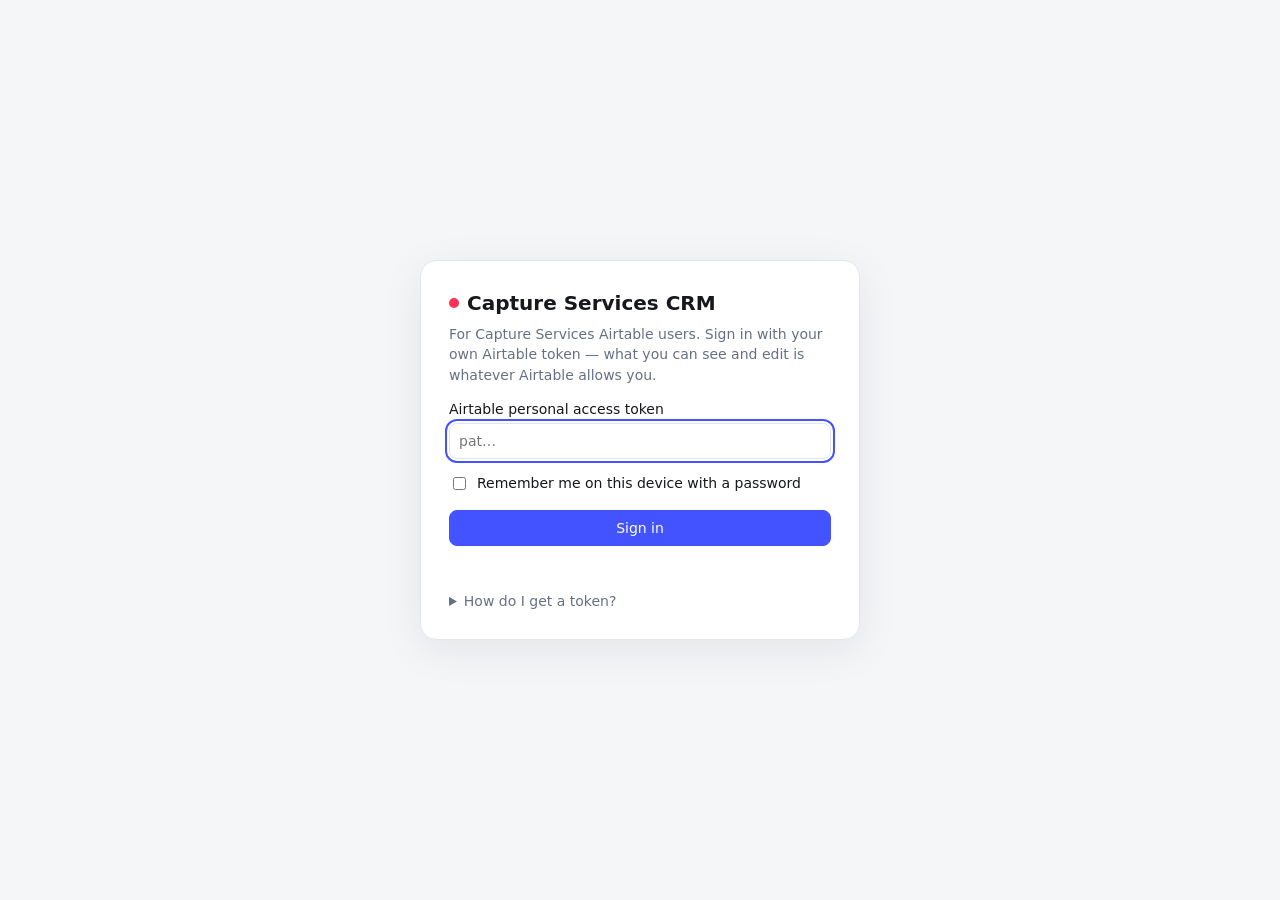
<file: crm/index.html>
<!doctype html>
<html lang="en">
<head>
<meta charset="utf-8">
<meta name="viewport" content="width=device-width, initial-scale=1">
<meta name="robots" content="noindex, nofollow">
<meta name="referrer" content="no-referrer">
<meta http-equiv="Content-Security-Policy" content="default-src 'none'; script-src 'unsafe-inline'; style-src 'unsafe-inline'; connect-src https://api.airtable.com https://content.airtable.com; img-src data:; base-uri 'none'; form-action 'none'">
<title>Capture Services CRM</title>
<link rel="icon" href="data:image/svg+xml,%3Csvg xmlns='http://www.w3.org/2000/svg' viewBox='0 0 16 16'%3E%3Ccircle cx='8' cy='8' r='7' fill='%23ff3158'/%3E%3C/svg%3E">
<style>
:root{--bg:#f5f6f8;--card:#fff;--ink:#16181d;--muted:#667085;--line:#e3e6ec;--accent:#4353ff;--accent-ink:#fff;--soft:#eef0ff;--good:#16794c;--goodbg:#e3f5ec;--bad:#c4203f;--badbg:#fde8ec;--warn:#9a5b00;--warnbg:#fff3d6;--brand:#ff3158;--shadow:0 1px 2px rgba(16,24,40,.06);--r:10px}
@media (prefers-color-scheme:dark){:root{--bg:#0f1115;--card:#181b21;--ink:#eceef2;--muted:#9aa3b2;--line:#2a2f39;--accent:#7c88ff;--accent-ink:#0b0d12;--soft:#22264a;--good:#5fd39c;--goodbg:#143326;--bad:#ff7d93;--badbg:#3b1620;--warn:#f2c14e;--warnbg:#3a2c0c;--shadow:none}}
*{box-sizing:border-box}html{-webkit-text-size-adjust:100%}
body{margin:0;background:var(--bg);color:var(--ink);font:14px/1.45 system-ui,-apple-system,"Segoe UI",Roboto,sans-serif}
a{color:var(--accent);text-decoration:none}a:hover{text-decoration:underline}
h1{font-size:22px;margin:0 0 2px;line-height:1.25;text-wrap:balance}h2{font-size:15px;margin:0 0 10px}h3{font-size:12px;text-transform:uppercase;letter-spacing:.05em;color:var(--muted);margin:16px 0 8px}
button,input,select,textarea{font:inherit;color:inherit}
:focus-visible{outline:2px solid var(--accent);outline-offset:2px}
.muted{color:var(--muted)}.block{display:block}.warn{color:var(--warn)}.pad{padding:8px 10px;display:block}
.top{position:sticky;top:0;z-index:20;display:flex;align-items:center;gap:14px;padding:10px 20px;background:var(--card);border-bottom:1px solid var(--line);flex-wrap:wrap}
.brand{display:flex;align-items:center;gap:8px;font-weight:700;color:var(--ink);white-space:nowrap}.brand:hover{text-decoration:none}
.brand .dot{width:10px;height:10px;border-radius:50%;background:var(--brand)}.brand.big{font-size:20px;margin-bottom:6px}
.top nav{display:flex;gap:2px}.top nav a{padding:6px 10px;border-radius:8px;color:var(--muted);font-weight:500}.top nav a.on{background:var(--soft);color:var(--accent)}.top nav a:hover{text-decoration:none;color:var(--ink)}
.searchwrap{position:relative;flex:1;min-width:160px;max-width:420px;margin-left:auto}
input,select,textarea{width:100%;padding:7px 9px;border:1px solid var(--line);border-radius:8px;background:var(--card)}
input[type=checkbox]{width:auto;accent-color:var(--accent)}input[type=file]{border:1px dashed var(--line);padding:6px}
textarea{resize:vertical;min-height:38px}
.results{position:absolute;left:0;right:0;top:calc(100% + 4px);background:var(--card);border:1px solid var(--line);border-radius:var(--r);box-shadow:0 8px 24px rgba(0,0,0,.15);overflow:hidden}
.results a{display:flex;justify-content:space-between;gap:8px;padding:8px 10px;color:var(--ink)}.results a:hover{background:var(--soft);text-decoration:none}
.btn{display:inline-flex;align-items:center;justify-content:center;gap:6px;padding:7px 12px;border:1px solid var(--line);border-radius:8px;background:var(--card);color:var(--ink);cursor:pointer;font-weight:500;white-space:nowrap}
.btn:hover{border-color:var(--accent);text-decoration:none}.btn.primary{background:var(--accent);border-color:var(--accent);color:var(--accent-ink)}.btn.danger{color:var(--bad);border-color:var(--bad)}
.btn.small{padding:4px 9px;font-size:13px}.btn.block{display:flex;width:100%;margin-top:10px}.btn:disabled{opacity:.5;cursor:not-allowed}
.link{background:none;border:0;padding:0;color:var(--accent);cursor:pointer}.link:hover{text-decoration:underline}
.usermenu{position:relative}.usermenu summary{cursor:pointer;list-style:none;padding:6px 8px;border-radius:8px;color:var(--muted);max-width:180px;overflow:hidden;text-overflow:ellipsis;white-space:nowrap}
.usermenu .menu{position:absolute;right:0;top:calc(100% + 4px);background:var(--card);border:1px solid var(--line);border-radius:var(--r);min-width:160px;box-shadow:0 8px 24px rgba(0,0,0,.15);overflow:hidden}
.usermenu .menu button{display:block;width:100%;text-align:left;padding:9px 12px;background:none;border:0;cursor:pointer}.usermenu .menu button:hover{background:var(--soft)}
main{max-width:1320px;margin:0 auto;padding:20px}
.pagehead,.clienthead{display:flex;justify-content:space-between;align-items:flex-start;gap:14px;margin-bottom:14px;flex-wrap:wrap}
.actions{display:flex;gap:8px;flex-wrap:wrap;align-items:center}.actions.left{justify-content:flex-start;margin-top:8px}
.crumb{font-size:13px;color:var(--muted)}
.card{background:var(--card);border:1px solid var(--line);border-radius:var(--r);padding:16px;box-shadow:var(--shadow);margin-bottom:14px;min-width:0}
.errorcard{border-color:var(--bad)}.loading,.empty{padding:40px 10px;text-align:center;color:var(--muted)}
.kpis{display:grid;grid-template-columns:repeat(auto-fit,minmax(170px,1fr));gap:10px;margin-bottom:14px}
.kpi{background:var(--card);border:1px solid var(--line);border-radius:var(--r);padding:12px 14px;display:flex;flex-direction:column;gap:2px;color:var(--ink);min-width:0}
a.kpi:hover{border-color:var(--accent);text-decoration:none}.kpi .k{font-size:12px;color:var(--muted)}.kpi strong{font-size:22px;font-variant-numeric:tabular-nums;line-height:1.2;overflow-wrap:anywhere}.kpi small{color:var(--muted);font-size:12px}
.grid2{display:grid;grid-template-columns:repeat(auto-fit,minmax(min(100%,420px),1fr));gap:14px}
.count{display:inline-block;margin-left:6px;padding:0 7px;border-radius:99px;background:var(--soft);color:var(--accent);font-size:12px;font-weight:600}
.rowlist{list-style:none;margin:0;padding:0}.rowlist li{display:flex;justify-content:space-between;gap:10px;padding:7px 0;border-top:1px solid var(--line)}.rowlist li:first-child{border-top:0}
.rowlist .r{color:var(--muted);text-align:right;white-space:nowrap;font-variant-numeric:tabular-nums}.rowlist details{width:100%}.rowlist summary{cursor:pointer}.more{display:inline-block;margin-top:8px}
.pill{display:inline-block;padding:1px 8px;border-radius:99px;font-size:12px;font-weight:600;background:var(--line);color:var(--ink);white-space:nowrap;vertical-align:middle}
.s-Active,.st-Ontrack{background:var(--goodbg);color:var(--good)}.s-Expired,.st-Expired,.s-Deactivated,.st-Deactivated{background:var(--line);color:var(--muted)}
.st-Behindpace{background:var(--badbg);color:var(--bad)}.st-Renewalwindow,.st-Settingup{background:var(--warnbg);color:var(--warn)}
.toolbar{display:flex;gap:10px;flex-wrap:wrap;align-items:center;margin-bottom:10px}.toolbar>input[type=search]{max-width:340px}.toolbar select{width:auto;max-width:210px}.toolbar label{display:flex;align-items:center;gap:6px;color:var(--muted)}
.seg{display:inline-flex;border:1px solid var(--line);border-radius:8px;overflow:hidden;background:var(--card);flex-wrap:wrap}.seg button{border:0;background:none;padding:6px 11px;cursor:pointer;color:var(--muted)}.seg button.on{background:var(--soft);color:var(--accent);font-weight:600}
.summary{margin:4px 0 10px;font-variant-numeric:tabular-nums}
.tablewrap{overflow-x:auto;background:var(--card);border:1px solid var(--line);border-radius:var(--r)}
table.grid{border-collapse:collapse;width:100%;font-variant-numeric:tabular-nums}
.grid th{position:sticky;top:0;text-align:left;font-size:12px;color:var(--muted);font-weight:600;padding:9px 10px;border-bottom:1px solid var(--line);background:var(--card);white-space:nowrap}
.grid th button{background:none;border:0;padding:0;cursor:pointer;font:inherit;color:inherit}.grid td{padding:9px 10px;border-top:1px solid var(--line);vertical-align:top}
.grid tbody tr:hover{background:var(--soft)}.grid tbody tr{cursor:default}.num{text-align:right!important;white-space:nowrap}.grid.mini{margin-top:10px}.grid.mini td,.grid.mini th{padding:5px 8px}
.pace{display:flex;align-items:center;gap:8px;min-width:120px}.pace span{font-size:12px;color:var(--muted);width:34px;text-align:right}
.track{position:relative;flex:1;height:8px;border-radius:99px;background:var(--line);overflow:visible}.fill{height:100%;border-radius:99px;background:var(--accent)}.fill.good{background:var(--good)}.fill.bad{background:var(--bad)}.fill.time{background:var(--muted)}
.tick{position:absolute;top:-3px;width:2px;height:14px;background:var(--ink);border-radius:2px}
.pacecard .dual{display:grid;grid-template-columns:130px 1fr 44px;gap:10px;align-items:center;margin:6px 0}.pacecard p{margin:8px 0 0}
.board{display:grid;grid-auto-flow:column;grid-auto-columns:minmax(250px,1fr);gap:12px;overflow-x:auto;padding-bottom:8px}
.lane{background:var(--card);border:1px solid var(--line);border-radius:var(--r);padding:10px;min-width:0}.lane h3{margin:0 0 8px;display:flex;align-items:center;gap:4px}.lane h3 small{margin-left:auto;text-transform:none;letter-spacing:0}
.kard{display:flex;flex-direction:column;gap:5px;padding:10px;border:1px solid var(--line);border-radius:8px;margin-bottom:8px;color:var(--ink);background:var(--bg)}.kard:hover{border-color:var(--accent);text-decoration:none}
.kfoot{display:flex;justify-content:space-between;font-size:12px;color:var(--muted)}.kfoot em{font-style:normal}
.tabs{display:flex;gap:4px;border-bottom:1px solid var(--line);margin:4px 0 14px;overflow-x:auto}.tabs a{padding:9px 12px;color:var(--muted);border-bottom:2px solid transparent;white-space:nowrap;font-weight:500}.tabs a.on{color:var(--accent);border-color:var(--accent)}.tabs a:hover{text-decoration:none;color:var(--ink)}
.sechead{display:flex;justify-content:space-between;align-items:center;gap:10px}.sechead h2{margin:0}.section.saving{opacity:.6;pointer-events:none}
.group{border-top:1px solid var(--line);margin-top:12px}.sechead+.group{margin-top:10px}details.group>summary{cursor:pointer;padding:12px 0 4px;font-weight:600}details.group>summary small{font-weight:400;color:var(--muted)}
.fields{display:grid;grid-template-columns:repeat(auto-fill,minmax(230px,1fr));gap:12px 16px}
.field{min-width:0}.field.wide{grid-column:1/-1}.field label,.field .lbl{display:block;font-size:12px;color:var(--muted);margin-bottom:3px;font-weight:500}
.field .val{overflow-wrap:anywhere}.req{color:var(--bad)}.hint{display:block;color:var(--muted);font-size:12px;margin-top:3px}.err{display:block;color:var(--bad);font-size:12px;margin-top:3px;font-weight:600}
.field.invalid input,.field.invalid select,.field.invalid textarea,.field.invalid .multi{border-color:var(--bad)}.field.prefilled input,.field.prefilled select,.field.prefilled textarea{background:var(--warnbg)}
.longtext{white-space:pre-wrap;overflow-wrap:anywhere;max-height:220px;overflow:auto}
.chips{display:flex;flex-wrap:wrap;gap:5px}.chip{display:inline-flex;align-items:center;gap:4px;padding:1px 8px;border-radius:6px;background:var(--soft);color:var(--ink);font-size:13px}
.check{color:var(--muted)}.check.on{color:var(--good);font-weight:600}
.multi{display:flex;flex-wrap:wrap;gap:6px;border:1px solid var(--line);border-radius:8px;padding:6px;max-height:170px;overflow:auto}
.pillbox{display:inline-flex!important;align-items:center;gap:5px;padding:3px 8px;border:1px solid var(--line);border-radius:99px;cursor:pointer;margin:0!important;color:var(--ink)!important;font-size:13px!important}.pillbox:has(input:checked){background:var(--soft);border-color:var(--accent)}
.switch{display:inline-flex!important;align-items:center;gap:7px;cursor:pointer;color:var(--ink)!important;font-size:14px!important;padding:6px 0}
.files{display:flex;flex-wrap:wrap;gap:6px;margin-bottom:6px}.file{display:inline-flex;align-items:center;gap:4px;padding:3px 8px;border:1px solid var(--line);border-radius:6px;background:var(--bg);overflow-wrap:anywhere}.file.new{border-style:dashed}
.x{border:0;background:none;cursor:pointer;color:var(--muted);font-size:15px;line-height:1;padding:0 2px}.x:hover{color:var(--bad)}
.linkpick{display:flex;flex-direction:column;gap:6px}
.wizard{display:grid;grid-template-columns:240px minmax(0,1fr);gap:16px;align-items:start}.wizard aside{position:sticky;top:70px}
.steps{list-style:none;margin:0;padding:0;display:flex;flex-direction:column;gap:4px}.steps button{display:flex;gap:10px;align-items:center;width:100%;text-align:left;padding:8px 10px;border:1px solid transparent;border-radius:8px;background:none;cursor:pointer}
.steps li.on button{background:var(--card);border-color:var(--line);box-shadow:var(--shadow)}.steps .n{flex:none;width:24px;height:24px;border-radius:50%;display:grid;place-items:center;background:var(--line);font-size:12px;font-weight:700}
.steps li.done .n{background:var(--goodbg);color:var(--good)}.steps li.on .n{background:var(--accent);color:var(--accent-ink)}.steps small{display:block;color:var(--muted);font-size:12px}
.wiznav{display:flex;justify-content:space-between;margin-top:18px;padding-top:14px;border-top:1px solid var(--line)}
.callout{padding:10px 12px;border-radius:8px;margin:10px 0}.callout ul{margin:6px 0 0;padding-left:18px}.callout.bad{background:var(--badbg);color:var(--bad)}.callout.good{background:var(--goodbg);color:var(--good)}.callout.warn{background:var(--warnbg);color:var(--warn)}
.bars{display:flex;flex-direction:column;gap:6px;margin-bottom:14px}.card>.btn,.card>div>.btn{margin-top:12px}.bar-row{display:grid;grid-template-columns:minmax(90px,34%) 1fr 70px;gap:8px;align-items:center}.bl{overflow:hidden;text-overflow:ellipsis;white-space:nowrap}
.bt{position:relative;height:14px;background:var(--line);border-radius:4px;overflow:hidden}.bf{position:absolute;inset:0 auto 0 0;background:var(--accent);border-radius:4px}.bf.two{background:#fff;opacity:.55}.bv{text-align:right;font-variant-numeric:tabular-nums;color:var(--muted);font-size:13px}
.cols{display:flex;align-items:flex-end;gap:5px;height:170px;padding-top:16px}.col{flex:1;display:flex;flex-direction:column;align-items:center;justify-content:flex-end;height:100%;min-width:0}
.cb{width:100%;max-width:38px;background:var(--accent);border-radius:4px 4px 0 0}.cl{font-size:11px;color:var(--muted);margin-top:4px;white-space:nowrap}.cv{font-size:10px;color:var(--muted);white-space:nowrap}
.stack{display:flex;height:30px;border-radius:8px;overflow:hidden;background:var(--line);font-size:12px;font-weight:600}.stack>div{display:grid;place-items:center;white-space:nowrap;overflow:hidden;color:#fff}.seg-good{background:#16794c}.seg-mid{background:#4353ff}.seg-bad{background:#c4203f}
.notes{list-style:none;padding:0;margin:14px 0 0}.notes li{padding:10px 0;border-top:1px solid var(--line)}.notes .meta{font-size:12px;color:var(--muted);margin-bottom:3px}
.backdrop{position:fixed;inset:0;background:rgba(10,12,18,.5);display:grid;place-items:center;z-index:50;padding:16px}
.modal{background:var(--card);border-radius:14px;padding:20px;max-width:480px;width:100%;box-shadow:0 20px 60px rgba(0,0,0,.3)}.modal h2{font-size:17px}.modal-actions{display:flex;justify-content:flex-end;gap:8px;margin-top:16px}.modal label{display:block;margin:10px 0 4px;font-size:12px;color:var(--muted)}
#toasts{position:fixed;right:16px;bottom:16px;display:flex;flex-direction:column;gap:8px;z-index:60;max-width:min(420px,calc(100vw - 32px))}
.toast{padding:10px 14px;border-radius:10px;background:var(--ink);color:var(--bg);box-shadow:0 8px 24px rgba(0,0,0,.25)}.toast.bad{background:var(--bad);color:#fff}.toast.warn{background:#9a5b00;color:#fff}
.gated{display:grid;min-height:100vh;place-items:center}.gate{width:100%;padding:16px;display:grid;place-items:center}.gate-card{background:var(--card);border:1px solid var(--line);border-radius:16px;padding:28px;max-width:440px;width:100%;box-shadow:0 10px 40px rgba(16,24,40,.08)}
.gate-card label{display:block;margin:14px 0 4px;font-weight:500}.gate-card label.inline{display:flex;gap:8px;align-items:center;font-weight:400}.gate-card .btn{margin-top:16px}.gate-card .link{margin-top:14px}
.gate-card details{margin-top:18px;color:var(--muted)}.gate-card ol{padding-left:18px;margin:8px 0 0}.gate-card li{margin-bottom:6px}.lead{color:var(--muted);margin:0 0 6px}.error{color:var(--bad);min-height:1.2em;margin:10px 0 0;font-weight:500}
@media (max-width:820px){main{padding:14px}.top{padding:10px 14px;gap:8px}.searchwrap{order:5;flex-basis:100%;max-width:none;margin:0}.wizard{grid-template-columns:1fr}.wizard aside{position:static}.steps{flex-direction:row;overflow-x:auto}.steps small{display:none}.steps button{white-space:nowrap}
.pacecard .dual{grid-template-columns:96px 1fr 40px}.usermenu summary{max-width:110px}}
@media (prefers-reduced-motion:no-preference){.fill,.bf,.cb{transition:width .3s,height .3s}}
</style>
</head>
<body class="gated">
<div id="app"></div>
<div id="toasts" aria-live="polite"></div>
<noscript>This app needs JavaScript.</noscript>
<script>
'use strict';
/* Capture Services CRM — configuration.
   Only identifiers and layout live here. No tokens, no records, no option lists:
   labels and dropdown choices are read from Airtable after sign-in. */
const CFG = {
  base: 'appGPiaxVj615p7EP',
  t: { clients: 'tblCdpEnWDJ22i47A', jobs: 'tblSJTugOUJZBbBaN', opps: 'tblEnSxiTl7nFSbUW' },
  airtableUrl: 'https://airtable.com/appGPiaxVj615p7EP/tblCdpEnWDJ22i47A/',
};

/* Field table: key, field id, fallback label, type, flags
   types: t text · e email · l long text · m rich text · n number · $ money · p percent
          d date · D date-time · s single select · S multi select · c checkbox
          a attachments · k linked records · f computed (read-only)
   flags: r required · w recommended (warn only) · c conditional (see RULES) · W full width */
const FDEF = [
  // ── client
  ['name', 'fldBmjUhSiDHKxQ2t', 'MP Client', 't', 'r'],
  ['latestName', 'fldP0uD7NF55ajuWN', 'Latest MP Client Name', 't', 'r'],
  ['subClient', 'flduMqG6cMCFIqpfg', 'Sub Client', 't', ''],
  ['industry', 'fldTJNWXhIO6ITZDm', 'Industry', 's', 'r'],
  ['spaceType', 'fldt7ST6mA6TtBLDP', 'Space Type', 'S', 'r'],
  ['region', 'fldg3abhexsxhQdZk', 'Region', 's', 'r'],
  ['regionSigned', 'fldbFK9iHukpGc1pi', 'Region Contract was Signed in', 'S', 'r'],
  ['captureRegions', 'fldhq1KJSoApF9UsR', 'Capture Regions', 'S', 'r'],
  ['keyCoordinator', 'fldL1s9ciL49x29Vn', 'Key Capture Coordinator', 'S', ''],
  ['pocName', 'fld4RAdYQFMllPx3f', 'Client POC Name', 't', 'r'],
  ['pocEmail', 'fldOednN9sJUOoOKW', 'Client POC Email', 't', 'r'],
  ['ccEmail', 'fldjW553H2NITMS7g', 'CC in Email Automations', 'e', ''],
  ['salesperson', 'fldFVluoGB0wSZ3xc', 'Salesperson', 's', 'r'],
  ['salesDirector', 'fldufw1LzFLXQaWLb', 'Sales Director', 's', 'r'],
  ['salesLink', 'fld9EauM17b6Cdzx3', 'Salesperson (Sales Contact Tree)', 'k', ''],
  ['capservPoc', 'fldVxAgtB8X8jZ14s', 'CapServ POC', 's', 'r'],
  ['csm', 'fldvcUeX4gZSE9VSH', 'CSM', 's', ''],
  // ── contract
  ['contractType', 'fldXDgTVt2RHOdEA1', 'Contract Type', 's', 'r'],
  ['ssaDate', 'fld42oRNevgVOlAnu', 'SSA Signed Date', 'd', 'r'],
  ['fulfillDate', 'fldl4ezHpaA0XghxK', 'Fulfill Date', 'd', 'r'],
  ['endDate', 'fldcWiVYQeoEebuVX', 'Contract End Date', 'd', 'r'],
  ['closeDate', 'fldywuBYImKp7GtAe', 'Close Date', 'D', ''],
  ['signedSSA', 'fld9LbD3ulAEStdxv', 'Signed SSA', 'a', 'wW'],
  ['amendment', 'fld89Mj9jFYFmVfAd', 'Contract amendment agreed', 'S', ''],
  ['commitment', 'fldam4AvrX6lo6n9j', 'Commitment', '$', 'c'],
  ['currency', 'fldM0Y2op0Cw2J0Qt', 'Master Currency', 's', 'r'],
  ['contractMin', 'fld31jeojZdPDmQKj', 'Contract Min', 'n', ''],
  ['po', 'fldusaIJ7D2rdAc0n', 'Purchase Order (PO#)', 't', ''],
  ['salesOrder', 'fldv5eY4pHGQb3F8i', 'Sales Order # (payment schedule)', 's', 'c'],
  ['sfdcAccount', 'fldmjGkOyr88j6TDe', 'SFDC Account ID', 't', 'r'],
  ['sfdcOpp', 'fld13nRWrLzcyukew', 'SFDC Opportunity ID', 't', 'r'],
  ['sfdcSid', 'fldu8J9v5zEIU4xuI', 'SFDC SID', 't', ''],
  ['wonOpp', 'fld4erBkYnwAJeTFu', 'Closed Won Opp', 'k', ''],
  ['renewalLink', 'fldzccx1XMfqCeYS4', 'Renewal Tracker', 'k', 'R'],
  ['emailAutomation', 'fldcW4qlKhUUGHgM5', 'Email Automation?', 's', 'r'],
  ['emailFrequency', 'fldHuVOdzymx3qrAU', 'Commitment Email Frequency', 's', 'r'],
  // ── pricing
  ['pricing', 'fld9TDlGBekyz9z7J', 'Pricing', 's', 'r'],
  ['priceType', 'fldWo8Y5yes61EfoK', 'Price Type', 's', 'r'],
  ['customPriceName', 'fldHE7H6ALsROoVdr', 'Custom Price Client Name', 't', 'c'],
  ['contractRates', 'fldlyOlbeUVIPamCy', 'Contract Rates', 's', ''],
  ['pricingContractType', 'fldYHB5Mb13mMlhwr', 'Pricing - Contract Type', 's', 'r'],
  ['pricebooks', 'fldqm6ynFX7vgX4PL', 'Pricebooks', 'S', 'r'],
  ['keystone', 'fldFxLD52fELAvpC4', 'Keystone / Standard', 's', 'r'],
  ['ccAssigned', 'fldp8R1lImtrIIld0', 'CC Assigned (Keystone only)', 'k', 'c'],
  ['varTier', 'fldshueSCfk349G0m', 'VAR/D Tier', 's', ''],
  ['discount', 'fldki2XHNQY40lOl2', 'Discount Rate', 'n', 'r'],
  ['discEmea', 'fldVjqeIslWHiciSP', 'EMEA Additional Discount', 'n', 'c'],
  ['discApac', 'fldTkqQOBsHBvY4ar', 'APAC Additional Discount', 'n', 'c'],
  ['discNoram', 'fldPw7VshsyJ1WjbJ', 'NORAM Additional Discount', 'n', 'c'],
  ['specOps', 'fldZZInJIkPGh80mn', 'Spec Ops', 'c', ''],
  ['specOpsMarkup', 'fldN2VKRwucpodGHh', 'Spec Ops Markup', 'n', 'c'],
  ['priceCheck', 'fldNZmUnSqmf7tsj5', 'Price check - EMEA new rates', 'c', ''],
  ['offHours', 'fldgSTBm86Qz3xoAO', 'Off Hours Rate', 's', 'r'],
  ['travelFee', 'fldEyhTQGpdD6i07I', 'Travel Fee Contract Rate', 's', 'r'],
  ['stitch', 'fldqFocEdAmyOA3aU', 'Charge for Stitch?', 's', 'r'],
  ['blurFee', 'fld6fB7yd6pGyzrf9', 'Blurring Fee', '$', ''],
  ['fee360', 'fldoquNEgWamECmGI', '360 Service Fee', '$', ''],
  ['addOns', 'fld0CZbMUSceIAIB4', 'Add-Ons?', 'S', 'r'],
  ['photosScope', 'fldi6oUMafaZ1WwZj', 'Photos: Some or All?', 's', 'c'],
  ['photosNotes', 'fldGuMiV9poZIDDiL', 'Photos: Notes', 'm', 'cW'],
  ['photoCost', 'fldxoJrggmG0EF8Vd', 'Cost per photo', '$', 'c'],
  ['photoMin', 'fldguIDIZ7joEeAgY', 'Min. Photo Services Per Job', '$', 'c'],
  ['tagCost', 'fldFrMygAWCpKSuUz', 'Cost per tag', '$', 'c'],
  ['adjDiscount', 'fldaLlxfEfOIZacgt', 'Adjusted Discount', 'n', ''],
  ['adjDate', 'fld0ogXduhFdJu2Kv', 'Adjusted Effective Date', 'd', ''],
  ['adjCode', 'fldONT4LOsM1diOkb', 'Adjusted Price Type Code', 't', ''],
  ['adjFee', 'fld6R4dcaV2LNpccr', 'Adjusted Fee', '$', ''],
  ['pricingNotes', 'fldoAbEVrGl2B2qDK', 'Pricing Notes', 'l', 'W'],
  // ── ordering & capture
  ['formType', 'fldWSoNfmiJ5bvCvn', 'Form Type', 's', 'r'],
  ['clientForm', 'fldBoX0cLqrnzqDpt', 'Client Form (custom form URL)', 'l', 'cW'],
  ['orderingType', 'fldw4E4vsdkGMN4Xs', 'Ordering Type', 's', 'r'],
  ['jotformPrefill', 'fldrxHSC9QWRmOmvt', 'Jotform Prefill', 't', ''],
  ['t1Booking', 'fld4K7wuB9yI4budh', 'T+1 Booking', 'c', ''],
  ['propertyId', 'fldt5TxGQtiW2H0X6', 'Property ID', 'c', ''],
  ['skipDistance', 'fldnIgTAG3Vx5DJPJ', 'Skip Distance Calc', 'c', ''],
  ['skipCt', 'fldhzEzA3wugrsqgB', 'Skip CT Assignment', 'c', ''],
  ['pro3', 'fldfZAE9PyWofBKSg', 'Pro3 Required?', 's', ''],
  ['nonStandard', 'fldF5cpnD68SSTQKF', 'Non-Standard Capture Required', 'c', ''],
  ['snapshotCheck', 'fldRRhoHjUodbxhhc', 'Enterprise Snapshot Check', 'c', ''],
  ['csatOptOut', 'fldnO1o8x3Ma460Bw', 'CSAT opt-out', 'c', ''],
  ['scanUse', 'fldj4EMpHxSdRY6QS', 'Scan Req - Use Case', 's', 'r'],
  ['scanReq', 'fld2PXl8FEVSEvnRy', 'Scan Requirements', 'm', 'rW'],
  ['scanUse2', 'fldYxRI5JO3WsmYcz', 'Scan Req 2 - Use Case', 's', ''],
  ['scanReq2', 'fldbN1FpjSnTxmgxW', 'Scan Requirements 2', 'm', 'W'],
  ['quoting', 'fldz7wbaGjdgMQVbI', 'Job Quoting/Approval', 'm', 'rW'],
  ['details1', 'fldfzT9MkKtp3lmsR', 'Additional Details Type 1', 'm', 'W'],
  ['details2', 'fld97m0OhX6HySQoo', 'Additional Details Type 2', 'm', 'W'],
  ['details3', 'fldKGBjlgNzLhmeCk', 'Additional Details Type 3', 'm', 'W'],
  ['details4', 'fldD0cy7ApbvznH0f', 'Additional Details Type 4', 'm', 'W'],
  ['fileReqs', 'fldsL205da5z9WdhZ', 'Customer Specific Requirements', 'a', 'W'],
  ['fileFloor', 'fldDPEhALwJZsuMak', 'Floor Plans/Attachments', 'a', 'W'],
  ['fileOnsite', 'fldWk5jTDzkRcX52s', 'On-Site Contact Additional Attachment', 'a', 'W'],
  ['fileRequest', 'fldpy9pQ3IGBldNAG', 'Capture Request Additional Attachment', 'a', 'W'],
  ['fileCt', 'fld0ZsdzzrUQVmV1s', 'CT Additional Attachment', 'a', 'W'],
  // ── account & delivery
  ['mpEmail', 'fldFyZeaS95lVOQ6u', 'MP Account Email', 't', 'r'],
  ['mpName', 'fldSqUCmfzzMnjzFu', 'MP Account Name', 't', 'r'],
  ['mpSid', 'fldx5NBBVXgQBb1Gl', 'MP Account SID', 't', 'r'],
  ['deliveryFolder', 'fldtF4nS8hd9j7fyj', 'Model Delivery - Transfer to Folder', 'm', 'rW'],
  ['deliveryEmails', 'fld6P4lvucJXMRkhO', 'Model Delivery - Notified Email(s)', 'm', 'rW'],
  ['namingSyntax', 'fld4WAibgc6lB3O0O', 'Model Naming Syntax', 'm', 'rW'],
  ['snapshots', 'fldig2HVsWkfvtnyB', 'Snapshots', 'm', 'W'],
  ['privacy', 'fldksHCKbXTNJZqwM', 'Model Privacy', 't', ''],
  ['clientView', 'fldU8KvJ4SLgfizny', 'Client View Airtable (link)', 'l', 'W'],
  ['scans360', 'fldK8sw1lwoJD6xuz', '360 scans', 'l', 'W'],
  // ── billing & finance
  ['billContact', 'fldeRykRWxL6L444w', 'Billing Contact', 'l', 'r'],
  ['billEmail', 'fldELMrymRnUK54aB', 'Billing Email', 'l', 'r'],
  ['billAddress', 'fld88qfGirkq0W23D', 'Billing Address', 'l', 'rW'],
  ['billCountry', 'fldVRXxi0l79xEKRq', 'Billing Country', 't', 'r'],
  ['billCountryCode', 'fldvX8Pa23hK7vis2', 'Billing Country Code', 's', 'r'],
  ['billTerms', 'fld2OuvpjOQaGk7wb', 'Billing Terms', 's', 'r'],
  ['paymentType', 'fldhXgjZSjgT3DzVm', 'Payment Type', 's', 'r'],
  ['billMode', 'fldwvG1lgx4YuEgFN', 'Billing Mode', 's', 'r'],
  ['propTypeBilling', 'fldm0LZsno3TgXTvi', 'Property Type Billing', 's', 'r'],
  ['billTz', 'fldtDXlnvkOmPj6df', 'Billing Timezone (to GMT)', 'n', 'r'],
  ['invoiceType', 'fldf3ct1YzsytEiPj', 'Invoice Type', 't', ''],
  ['aggBilling', 'fldEsIy2XtgxFw7le', 'Aggregated Client Billing', 'c', ''],
  ['aggPayout', 'fld4znISQEXyzGFuC', 'Aggregated CT Payout', 'c', ''],
  ['arHold', 'fldNP1Foi7LNXPuVT', 'AR Hold?', 's', ''],
  ['captureData', 'fldld6l5O8Xm3UgYY', 'Capture Data', 'n', ''],
  ['audit', 'fldjbuJfySetRgl59', 'Audit', 's', ''],
  ['revSid', 'fld2z8T31a30US4Xa', 'Rev - SFDC SID', 't', ''],
  ['revSo', 'fldqLcW9e082OckE1', 'Rev - NS Sales Order', 't', ''],
  ['revCard', 'fld6alSk2eZtMJhZt', 'Rev - Contract Rate Card', 't', ''],
  ['revStatus', 'fldXjYFeDtTOlpCmF', 'Rev - Revenue Contract Status', 's', ''],
  ['revReviewed', 'flduVqZ2Cxa6qRW5q', 'Rev - Reviewed by Revenue', 'c', ''],
  ['notes', 'fldRyjZG1nb1GFmso', 'Notes', 'l', 'W'],
  ['qaNotes', 'fld2js39bHQVgWIBS', 'QA Notes', 'm', 'W'],
  // ── automation triggers (never in the intake form)
  ['onboardingEmails', 'fld2BrMhoPW8FUvbW', 'Onboarding Emails', 's', ''],
  ['fxRetrigger', 'fldX5z4hgOERrhiPa', 'Exchange Rate Script Retrigger', 'c', ''],
  // ── system / computed (read-only)
  ['fx', 'fldGuqEcCgtgOFcca', 'Exchange Rate (script)', 'f', ''],
  ['shortLink', 'fldkM1rtlzNwg5MOp', 'Order link (short.io)', 'f', ''],
  ['lastEmail', 'fldedWeoJ84OF6Eyq', 'Last usage email sent', 'f', ''],
  ['onboardingStamp', 'fldKCmZtboSXuzr7o', 'Onboarding email sent', 'f', ''],
  ['contractStatus', 'fldmw9RKo5ODsWKVN', 'Contract Status', 'f', ''],
  ['commitStatus', 'fldvoUzgNexZH5gvh', 'Commit. Status', 'f', ''],
  ['commitUsd', 'fldzERBYTdnTc0a0G', 'Commitment (USD)', 'f', ''],
  ['doneUsd', 'fldEX5kS7DUO6ZO87', 'Completed to date (USD)', 'f', ''],
  ['wipUsd', 'fld5uCimJEegWL2Jh', 'In flight (USD)', 'f', ''],
  ['remainUsd', 'fldHeygx3dycgnTek', 'Remaining incl. in flight (USD)', 'f', ''],
  ['pctUsed', 'fldoYppkLoqtoR0xw', '% of commitment used', 'f', ''],
  ['pctTime', 'fld2Wkti4yHaMlq55', '% of term elapsed', 'f', ''],
  ['utilization', 'fldUyKVSm8gTkeFz9', 'Utilization rate', 'f', ''],
  ['priceCode', 'fldmajVaf4KNxGKOO', 'Price Type Code', 'f', ''],
  ['dynForm', 'fldpqCka4NVPp1zGc', 'Dynamic Client Form', 'f', ''],
  ['created', 'fldL6xJmrtbsUbzJj', 'Created', 'f', ''],
  ['modified', 'fldw6e2PVBRJPUdTD', 'Last modified', 'f', ''],
  ['jobsDone', 'fld6XQCIoiwyDE0Xz', 'Completed jobs', 'f', ''],
  ['projMonth', 'fldpfFJnOX1omQuld', 'Projected fulfillment month', 'f', ''],
  ['projUnused', 'fld1dkLDO2OPMY6U5', 'Projected unused balance', 'f', ''],
  ['globalLink', 'fld2bDUL7CaUqLk3q', 'Jobs (GLOBAL)', 'f', ''],
];
const MONTH_IDS = ['fldwRRab5gqnujDHL', 'fldC61FexlkVzZNzK', 'fldcRfPVDSOpcZta0', 'fldlbMecWvHciFkmk', 'fldFXsit1i8tLWhnB', 'fld02z9jjvKvRqcS3',
  'fldyoHrrG4sjyVD7O', 'fldplpyIRiQRKSjlY', 'fldZRYQ23AZFDLFFM', 'fldnAtBIgiOszEDU6', 'fldPjlazApeaqaWh1', 'fldMhPtD9gQhCI3aq'];

const F = {};
FDEF.forEach(([key, id, name, type, flags]) => { F[key] = { key, id, name, type, flags: flags || '' }; });

/* Conditional rules: when a field is shown and when it is required. v(key) reads the form. */
const STD_PRICE = ['Spec Ops On-Contract', 'Sales & Mkt', 'On-Contract', 'On-Contract JPY', 'Multi-Family Package', 'Multi-Family',
  'Standard Pricing', 'Insurance (Major Loss)', 'General Property', 'On-Contract 2.0', 'On-Contract Spec Ops 2.0'];
const hasAddOn = (v, re) => (v('addOns') || []).some(x => re.test(x));
const RULES = {
  commitment: { req: v => v('contractType') !== 'No Commitment' },
  salesOrder: { show: v => /Payment Schedule/i.test(v('contractType') || '') },
  customPriceName: { show: v => !!v('priceType') && !STD_PRICE.includes(v('priceType')), req: v => true },
  ccAssigned: { show: v => v('keystone') === 'Keystone', req: v => true },
  discEmea: { show: v => ['EMEA', 'GLOBAL'].includes(v('region')) },
  discApac: { show: v => ['APAC', 'GLOBAL'].includes(v('region')) },
  discNoram: { show: v => ['NORAM', 'GLOBAL'].includes(v('region')) },
  specOpsMarkup: { show: v => !!v('specOps') || /Spec Ops/i.test(v('priceType') || ''), req: v => true },
  photosScope: { show: v => hasAddOn(v, /photo/i), req: v => true },
  photosNotes: { show: v => hasAddOn(v, /photo/i) },
  photoCost: { show: v => hasAddOn(v, /photo/i), req: v => true },
  photoMin: { show: v => hasAddOn(v, /photo/i) },
  tagCost: { show: v => hasAddOn(v, /tag/i), req: v => true },
  clientForm: { show: v => v('formType') === 'Custom', req: v => true },
};

const HINTS = {
  name: 'Must match exactly what the order form sends. Renewals keep the name and add a number, e.g. “Acme (2)”.',
  latestName: 'The name passed to the order form link.',
  regionSigned: 'Sales alert emails only go out for US and SpecOps contracts.',
  ssaDate: 'Contract start. Drives pacing, exchange rate and usage reports.',
  fulfillDate: 'Capture period end. The contract shows as Expired after this date.',
  commitment: 'In the contract currency. The USD value is calculated once the exchange-rate script runs.',
  signedSSA: 'Order form, amendments, MSA or SOW. Files up to 5 MB can be attached here.',
  priceType: 'Decides the price-code prefix used to find the price book.',
  discount: 'As a fraction: 0.10 = 10% discount. Use 0 for none.',
  formType: 'Creates the client’s order link automatically. “Deactivate” removes it.',
  emailFrequency: 'How often the client gets the usage report. “NONE” = never.',
  pocEmail: 'Receives the usage report.',
  billTz: 'Hours from GMT, e.g. -5.',
  offHours: 'Standard contract: 25% for jobs between 18:01 and 07:59 local time.',
  travelFee: 'Standard contract: $2 per mile beyond 30 miles from an in-network city (US).',
  billTerms: 'Standard is Net 30; larger enterprises often negotiate Net 45 or Net 60.',
};

/* Blocks: used by the intake wizard (steps) and the client page (sections). */
const BLOCKS = [
  { id: 'client', title: 'Client', lead: 'Who they are, where they operate and who looks after them.', groups: [
    { title: 'Who is the client', keys: ['name', 'latestName', 'subClient', 'industry', 'spaceType'] },
    { title: 'Where they operate', keys: ['region', 'regionSigned', 'captureRegions', 'keyCoordinator'] },
    { title: 'Client contact', keys: ['pocName', 'pocEmail', 'ccEmail'] },
    { title: 'Our team', keys: ['salesperson', 'salesDirector', 'salesLink', 'capservPoc', 'csm'] },
  ] },
  { id: 'contract', title: 'Contract', lead: 'What was signed, for how much and for how long.', groups: [
    { title: 'Agreement', keys: ['contractType', 'ssaDate', 'fulfillDate', 'endDate', 'closeDate', 'amendment', 'signedSSA'] },
    { title: 'Commitment', keys: ['commitment', 'currency', 'contractMin', 'po', 'salesOrder'] },
    { title: 'Salesforce', keys: ['sfdcAccount', 'sfdcOpp', 'sfdcSid', 'wonOpp', 'renewalLink'] },
    { title: 'Client emails', keys: ['emailAutomation', 'emailFrequency'] },
  ] },
  { id: 'pricing', title: 'Pricing', lead: 'Rate card, discounts, surcharges and add-ons from the order form exhibits.', groups: [
    { title: 'Rate card', keys: ['pricing', 'priceType', 'customPriceName', 'contractRates', 'pricingContractType', 'pricebooks', 'keystone', 'ccAssigned'] },
    { title: 'Discounts', keys: ['discount', 'discNoram', 'discEmea', 'discApac', 'varTier', 'specOps', 'specOpsMarkup', 'priceCheck'] },
    { title: 'Surcharges and fees', keys: ['offHours', 'travelFee', 'stitch', 'blurFee', 'fee360'] },
    { title: 'Add-ons', keys: ['addOns', 'photosScope', 'photoCost', 'photoMin', 'tagCost', 'photosNotes'] },
    { title: 'Mid-contract price change', optional: true, keys: ['adjDiscount', 'adjDate', 'adjCode', 'adjFee'] },
    { title: 'Notes', keys: ['pricingNotes'] },
  ] },
  { id: 'ordering', title: 'Ordering & capture', lead: 'How the client orders and what our technicians need to know.', groups: [
    { title: 'Order form', keys: ['formType', 'clientForm', 'orderingType', 'jotformPrefill', 't1Booking', 'propertyId'] },
    { title: 'Dispatch rules', keys: ['pro3', 'skipDistance', 'skipCt', 'nonStandard', 'snapshotCheck', 'csatOptOut'] },
    { title: 'Scan requirements', keys: ['scanUse', 'scanReq', 'scanUse2', 'scanReq2'] },
    { title: 'Quoting and job instructions', keys: ['quoting', 'details1', 'details2', 'details3', 'details4'] },
    { title: 'Reference files', keys: ['fileReqs', 'fileFloor', 'fileOnsite', 'fileRequest', 'fileCt'] },
  ] },
  { id: 'delivery', title: 'Account & delivery', lead: 'Where finished models go and how they are named.', groups: [
    { title: 'Matterport account', keys: ['mpEmail', 'mpName', 'mpSid', 'privacy'] },
    { title: 'Model delivery', keys: ['deliveryFolder', 'deliveryEmails', 'namingSyntax', 'snapshots', 'scans360', 'clientView'] },
  ] },
  { id: 'billing', title: 'Billing & finance', lead: 'Who we invoice and on what terms.', groups: [
    { title: 'Bill to', keys: ['billContact', 'billEmail', 'billCountry', 'billCountryCode', 'billAddress'] },
    { title: 'Terms', keys: ['billTerms', 'paymentType', 'billMode', 'propTypeBilling', 'billTz', 'invoiceType', 'aggBilling', 'aggPayout', 'arHold'] },
    { title: 'Finance review', optional: true, keys: ['captureData', 'audit', 'revSid', 'revSo', 'revCard', 'revStatus', 'revReviewed'] },
    { title: 'Notes', keys: ['notes', 'qaNotes'] },
  ] },
];

/* Fields fetched for the client list, board, home and reports. */
const LIST_KEYS = ['name', 'latestName', 'region', 'industry', 'priceType', 'contractType', 'formType', 'salesperson', 'csm', 'capservPoc', 'keystone',
  'commitment', 'currency', 'ssaDate', 'fulfillDate', 'endDate', 'contractStatus', 'commitStatus', 'commitUsd', 'doneUsd', 'wipUsd', 'remainUsd',
  'pctUsed', 'pctTime', 'utilization', 'shortLink', 'created', 'jobsDone', 'sfdcAccount', 'billTerms', 'projUnused', 'pocEmail', 'emailFrequency'];

/* Related tables (read-only in the CRM). */
const JOB = { client: 'fldagC98UwHbbSzk1', id: 'fldRZHwLeDe8jZelG', status: 'flds2NoCBTYytQ1k4', scheduled: 'fldtl4vA0UIKFYHk6', requested: 'flduwHFaGse9JJlmM',
  address: 'fldxVIO8Aj2MFZgAG', size: 'fldkTrlewQ0UP55Gi', usd: 'fldRyYFasD92GuPh9', ct: 'fldyfqbiIKtEUNhd8', model: 'fldZ27iWkdFVqd28T', city: 'fldlhB7xV60WFjJn1' };
const OPP = { name: 'fldXd6r6PJta0MhQd', owner: 'fldyzohJZZHS2VZe4', stage: 'fldFK1tSzUhtxm8PP', usd: 'fldC3mIbE3M7qVlau', close: 'fldNWGeGR4Yu4UOUC',
  accountId: 'fldNDiyr1YNaiBIKd', account: 'fld1VT0hundb3aPrF', oppId: 'fldg9X0Qm1SGYWU2n', forecast: 'fldTme0GjIbN3OrfL', start: 'fld3OwetMMV7zjAKI',
  end: 'fld7G0aMNMO9JTXlM', deal: 'fldlHPHWVJL1RgwLr', next: 'fldR01IvfnZhM5oSW', nextName: 'fldLr34Q87Fb7WAJ3', billEmail: 'fldieGhJEL12ANzyQ',
  street: 'fldlNmbFAMuLIhe1N', city: 'fldYnDxip9FoujvM7', country: 'fldCzIslbjWvSIZbp', state: 'fld1CiaanLbNEkiNa', zip: 'fld6cgPDhFcs44FQB',
  discount: 'fld0gsghUXUUgfKLs', currency: 'fld1pRTgAruk9YoDR', industry: 'flddufsu0DbavNMD3', sid: 'fld65f3Gt1PKIsBgY', wonAt: 'fldov9zZdm2jktIin',
  clientLink: 'fldGJsb4pjnEni1Qe' };

/* ───────── utilities ───────── */
const $ = (s, r = document) => r.querySelector(s);
const sleep = ms => new Promise(r => setTimeout(r, ms));
function h(tag, attrs, ...kids) {
  const e = document.createElement(tag);
  if (attrs) for (const [k, v] of Object.entries(attrs)) {
    if (v == null || v === false) continue;
    if (k === 'class') e.className = v;
    else if (k.startsWith('on')) e.addEventListener(k.slice(2), v);
    else if (k === 'style' && typeof v === 'object') Object.assign(e.style, v);
    else if (k === 'value' || k === 'checked' || k === 'disabled' || k === 'selected') e[k] = v;
    else e.setAttribute(k, v === true ? '' : v);
  }
  for (const c of kids.flat(Infinity)) { if (c == null || c === false) continue; e.append(c.nodeType ? c : document.createTextNode(String(c))); }
  return e;
}
/* replaceChildren that accepts nested arrays and skips empty values, like h() does */
const _replace = Element.prototype.replaceChildren;
Element.prototype.replaceChildren = function (...kids) { return _replace.apply(this, kids.flat(Infinity).filter(k => k != null && k !== false)); };
const isBlank = v => v == null || v === '' || (Array.isArray(v) && !v.length);
const num = v => (typeof v === 'number' && isFinite(v)) ? v : (Array.isArray(v) ? num(v[0]) : 0);
const money = (v, cur = 'USD', digits = 0) => {
  if (v == null || v === '' || !isFinite(v)) return '—';
  try { return new Intl.NumberFormat('en-US', { style: 'currency', currency: cur, maximumFractionDigits: digits, minimumFractionDigits: digits }).format(v); }
  catch { return Number(v).toLocaleString('en-US') + ' ' + cur; }
};
const compact = v => (v == null || !isFinite(v)) ? '—' : '$' + new Intl.NumberFormat('en-US', { notation: 'compact', maximumFractionDigits: 1 }).format(v);
const pct = v => (v == null || v === '' || !isFinite(v)) ? '—' : Math.round(v * 100) + '%';
const parseDate = v => { if (!v) return null; const d = new Date(/^\d{4}-\d{2}-\d{2}$/.test(v) ? v + 'T00:00:00' : v); return isNaN(d) ? null : d; };
const fmtDate = v => { const d = parseDate(v); return d ? d.toLocaleDateString('en-US', { year: 'numeric', month: 'short', day: 'numeric' }) : '—'; };
const fmtDateTime = v => { const d = parseDate(v); return d ? d.toLocaleString('en-US', { year: 'numeric', month: 'short', day: 'numeric', hour: 'numeric', minute: '2-digit' }) : '—'; };
const daysUntil = v => { const d = parseDate(v); if (!d) return null; const t = new Date(); t.setHours(0, 0, 0, 0); return Math.round((d - t) / 864e5); };
const same = (a, b) => JSON.stringify(a ?? null) === JSON.stringify(b ?? null);
const b64 = buf => { let s = ''; const u = new Uint8Array(buf); for (let i = 0; i < u.length; i += 0x8000) s += String.fromCharCode.apply(null, u.subarray(i, i + 0x8000)); return btoa(s); };
const unb64 = s => Uint8Array.from(atob(s), c => c.charCodeAt(0));

function toast(msg, kind = 'ok', ms = 4200) {
  const t = h('div', { class: 'toast ' + kind, role: 'status' }, msg);
  $('#toasts').append(t); setTimeout(() => t.remove(), ms);
}
function modal({ title, body, actions, wide }) {
  return new Promise(resolve => {
    const close = v => { back.remove(); document.removeEventListener('keydown', onKey); resolve(v); };
    const onKey = e => { if (e.key === 'Escape') close(null); };
    const box = h('div', { class: 'modal' + (wide ? ' wide' : ''), role: 'dialog', 'aria-modal': 'true', 'aria-label': title },
      h('h2', null, title), h('div', { class: 'modal-body' }, body),
      h('div', { class: 'modal-actions' }, (actions || [{ label: 'Close', value: null }]).map(a =>
        h('button', { class: 'btn ' + (a.kind || ''), id: a.id, disabled: a.disabled, onclick: () => close(typeof a.value === 'function' ? a.value() : a.value) }, a.label))));
    const back = h('div', { class: 'backdrop', onmousedown: e => { if (e.target === back) close(null); } }, box);
    document.body.append(back); document.addEventListener('keydown', onKey);
    (box.querySelector('input,textarea,select') || box.querySelector('button'))?.focus();
  });
}
const confirmBox = (title, text, okLabel = 'Confirm', kind = 'primary') =>
  modal({ title, body: h('p', null, text), actions: [{ label: 'Cancel', value: false }, { label: okLabel, value: true, kind }] });

function downloadCsv(name, rows) {
  const esc = v => { const s = v == null ? '' : String(v); return /[",\n]/.test(s) ? '"' + s.replace(/"/g, '""') + '"' : s; };
  const blob = new Blob(['﻿' + rows.map(r => r.map(esc).join(',')).join('\n')], { type: 'text/csv' });
  const a = h('a', { href: URL.createObjectURL(blob), download: name }); document.body.append(a); a.click(); a.remove();
}

/* ───────── state ───────── */
const S = { token: null, user: null, meta: {}, clients: [], clientsLoaded: false, opps: null, linkNames: {}, canWrite: true };

/* ───────── Airtable API (throttled to stay under 5 requests/second) ───────── */
const Q = []; let busy = 0, nextSlot = 0;
function api(url, opt = {}) { return new Promise((res, rej) => { Q.push({ url, opt, res, rej, tries: 0 }); pump(); }); }
async function pump() {
  if (busy >= 3 || !Q.length) return;
  busy++; const job = Q.shift();
  const start = Math.max(Date.now(), nextSlot); nextSlot = start + 230;
  await sleep(start - Date.now());
  try {
    const r = await fetch(job.url, { method: job.opt.method || 'GET', body: job.opt.body ? JSON.stringify(job.opt.body) : undefined,
      headers: { Authorization: 'Bearer ' + (job.opt.token || S.token), ...(job.opt.body ? { 'Content-Type': 'application/json' } : {}) } });
    if (r.status === 429 && job.tries < 3) { job.tries++; toast('Airtable is rate-limiting; retrying in 30 seconds…', 'warn', 8000); await sleep(31000); Q.unshift(job); }
    else {
      const txt = await r.text(); let data = null; try { data = txt ? JSON.parse(txt) : null; } catch { /* not json */ }
      if (r.ok) job.res(data);
      else { const er = data && data.error; const e = new Error((er && (er.message || er.type || er)) || r.statusText || 'Request failed'); e.status = r.status; e.type = er && er.type; job.rej(e); }
    }
  } catch (e) { e.network = true; job.rej(e); }
  finally { busy--; pump(); }
}
const API = 'https://api.airtable.com/v0/';
const tblUrl = t => API + CFG.base + '/' + t;
async function listAll(table, { fields, formula, sort, max = 20000, onPage } = {}) {
  const out = []; let offset;
  do {
    const p = new URLSearchParams({ pageSize: '100', returnFieldsByFieldId: 'true' });
    (fields || []).forEach(f => p.append('fields[]', f));
    if (formula) p.set('filterByFormula', formula);
    (sort || []).forEach((s, i) => { p.set(`sort[${i}][field]`, s[0]); p.set(`sort[${i}][direction]`, s[1] || 'asc'); });
    if (offset) p.set('offset', offset);
    const d = await api(tblUrl(table) + '?' + p);
    out.push(...d.records); offset = d.offset; onPage && onPage(out.length);
  } while (offset && out.length < max);
  return out;
}
const getRec = (table, id) => api(`${tblUrl(table)}/${id}?returnFieldsByFieldId=true`);
const createRec = (table, fields) => api(tblUrl(table), { method: 'POST', body: { fields, returnFieldsByFieldId: true } });
const updateRec = (table, id, fields) => api(`${tblUrl(table)}/${id}`, { method: 'PATCH', body: { fields, returnFieldsByFieldId: true } });
const deleteRec = (table, id) => api(`${tblUrl(table)}/${id}`, { method: 'DELETE' });
async function uploadFile(recId, fieldId, file) {
  if (file.size > 5 * 1024 * 1024) throw new Error(file.name + ' is over 5 MB — attach it in Airtable instead.');
  return api(`https://content.airtable.com/v0/${CFG.base}/${recId}/${fieldId}/uploadAttachment`,
    { method: 'POST', body: { contentType: file.type || 'application/octet-stream', filename: file.name, file: b64(await file.arrayBuffer()) } });
}
function explain(e) {
  if (e.status === 401) return 'Your Airtable token was rejected. Sign in again.';
  if (e.status === 403) return 'Your Airtable access does not allow this. Check your base permission and the token scopes.';
  if (e.status === 404) return 'Not found in Airtable — it may have been deleted, or the token cannot see this base.';
  if (e.status === 422) return 'Airtable rejected the value: ' + e.message;
  if (e.network) return 'Could not reach Airtable. Check your connection.';
  return e.message || 'Something went wrong.';
}

/* ───────── sign-in: token kept in this tab, or encrypted on the device behind a password ───────── */
const VAULT = 'cscrm.vault', SESSION = 'cscrm.session';
async function deriveKey(pass, salt) {
  const base = await crypto.subtle.importKey('raw', new TextEncoder().encode(pass), 'PBKDF2', false, ['deriveKey']);
  return crypto.subtle.deriveKey({ name: 'PBKDF2', salt, iterations: 310000, hash: 'SHA-256' }, base, { name: 'AES-GCM', length: 256 }, false, ['encrypt', 'decrypt']);
}
async function saveVault(token, pass) {
  const salt = crypto.getRandomValues(new Uint8Array(16)), iv = crypto.getRandomValues(new Uint8Array(12));
  const ct = await crypto.subtle.encrypt({ name: 'AES-GCM', iv }, await deriveKey(pass, salt), new TextEncoder().encode(token));
  localStorage.setItem(VAULT, JSON.stringify({ s: b64(salt), i: b64(iv), c: b64(ct) }));
}
async function openVault(pass) {
  const v = JSON.parse(localStorage.getItem(VAULT));
  const pt = await crypto.subtle.decrypt({ name: 'AES-GCM', iv: unb64(v.i) }, await deriveKey(pass, unb64(v.s)), unb64(v.c));
  return new TextDecoder().decode(pt);
}
const hasVault = () => { try { return !!localStorage.getItem(VAULT); } catch { return false; } };
async function connect(token) {
  const who = await api(API + 'meta/whoami', { token });
  let meta;
  try { meta = await api(`${API}meta/bases/${CFG.base}/tables`, { token }); }
  catch (e) {
    if (e.status === 403 || e.status === 404) throw new Error('This token cannot open the Capture Services customer base. Add the base to the token and include the “schema.bases:read” scope.');
    throw e;
  }
  S.token = token; S.user = who; S.meta = {};
  for (const t of meta.tables) { const m = { id: t.id, name: t.name, primary: t.primaryFieldId, f: {} }; t.fields.forEach(f => { m.f[f.id] = f; }); S.meta[t.id] = m; }
  if (!S.meta[CFG.t.clients]) throw new Error('The client table was not found in this base.');
  S.canWrite = !who.scopes || who.scopes.includes('data.records:write');
  try { sessionStorage.setItem(SESSION, token); } catch { /* private mode */ }
}
function signOut(forget) {
  S.token = null; S.user = null; S.clients = []; S.clientsLoaded = false; S.opps = null;
  try { sessionStorage.removeItem(SESSION); localStorage.removeItem('cscrm.draft'); if (forget) localStorage.removeItem(VAULT); } catch { /* ignore */ }
  location.hash = ''; renderGate();
}

/* ───────── schema helpers ───────── */
const cm = () => S.meta[CFG.t.clients];
const fmeta = key => cm().f[F[key].id];
const label = key => (fmeta(key) && fmeta(key).name) || F[key].name;
const choices = key => ((fmeta(key) && fmeta(key).options && fmeta(key).options.choices) || []).map(c => c.name).filter(n => n && n.trim());
const val = (rec, key) => rec.fields[F[key].id];
const exists = key => !!fmeta(key);
const linkedTable = key => fmeta(key) && fmeta(key).options && fmeta(key).options.linkedTableId;
const str = v => v == null ? '' : Array.isArray(v) ? v.map(str).join(', ') : typeof v === 'object' ? (v.name || v.email || v.filename || '') : String(v);

/* ───────── client store + derived CRM fields ───────── */
function derive(rec) {
  const g = k => val(rec, k);
  const expired = /expired/i.test(str(g('contractStatus')));
  const deactivated = g('formType') === 'Deactivate';
  const commit = num(g('commitUsd')), remain = num(g('remainUsd'));
  const left = daysUntil(g('fulfillDate'));
  const util = g('utilization'); const hasUtil = typeof util === 'number' && isFinite(util);
  const remPct = commit > 0 ? remain / commit : null;
  let stage;
  if (deactivated) stage = 'Deactivated';
  else if (expired) stage = 'Expired';
  else if (!g('ssaDate') || !g('shortLink')) stage = 'Setting up';
  else if ((left != null && left <= 90) || (remPct != null && remPct <= 0.2)) stage = 'Renewal window';
  else if (hasUtil && util < 0.95) stage = 'Behind pace';
  else stage = 'On track';
  rec.x = { status: deactivated ? 'Deactivated' : expired ? 'Expired' : 'Active', stage, left, remPct, commit, remain, done: num(g('doneUsd')), wip: num(g('wipUsd')),
    pace: !hasUtil ? null : util > 1.05 ? 'Ahead' : util >= 0.95 ? 'On track' : 'Behind', name: str(g('name')) };
  return rec;
}
const STAGES = ['Setting up', 'On track', 'Behind pace', 'Renewal window', 'Expired', 'Deactivated'];
const listFieldIds = () => LIST_KEYS.filter(exists).map(k => F[k].id).concat(MONTH_IDS.filter(id => cm().f[id]));
async function loadClients(onProgress) {
  const recs = await listAll(CFG.t.clients, { fields: listFieldIds(), onPage: onProgress });
  S.clients = recs.map(derive).sort((a, b) => a.x.name.localeCompare(b.x.name)); S.clientsLoaded = true;
}
function upsertClient(rec) {
  derive(rec); const i = S.clients.findIndex(c => c.id === rec.id);
  if (i >= 0) S.clients[i] = rec; else S.clients.push(rec);
  S.clients.sort((a, b) => a.x.name.localeCompare(b.x.name));
}
async function loadOpps() {
  if (S.opps) return S.opps;
  const m = S.meta[CFG.t.opps]; if (!m) return (S.opps = []);
  const ids = Object.values(OPP).filter(id => m.f[id]);
  S.opps = await listAll(CFG.t.opps, { fields: ids, sort: m.f[OPP.close] ? [[OPP.close, 'desc']] : null, max: 3000 });
  return S.opps;
}
async function linkName(tableId, recId) {
  const k = tableId + recId; if (S.linkNames[k]) return S.linkNames[k];
  const m = S.meta[tableId]; if (!m) return recId;
  try { const r = await getRec(tableId, recId); return (S.linkNames[k] = str(r.fields[m.primary]) || recId); } catch { return recId; }
}
async function linkOptions(tableId) {
  const k = 'opts' + tableId; if (S.linkNames[k]) return S.linkNames[k];
  const m = S.meta[tableId]; if (!m) return [];
  const recs = await listAll(tableId, { fields: [m.primary], max: 3000 });
  const out = recs.map(r => ({ id: r.id, name: str(r.fields[m.primary]) || r.id })).sort((a, b) => a.name.localeCompare(b.name));
  out.forEach(o => { S.linkNames[tableId + o.id] = o.name; });
  return (S.linkNames[k] = out);
}

/* ───────── field display ───────── */
function showValue(key, v, rec) {
  const t = F[key].type;
  if (t === 'c') return h('span', { class: 'check ' + (v ? 'on' : '') }, v ? 'Yes' : 'No');
  if (isBlank(v)) return h('span', { class: 'muted' }, '—');
  if (t === 'a') return h('div', { class: 'files' }, v.map(a => h('a', { class: 'file', href: a.url, target: '_blank', rel: 'noopener' }, a.filename, h('small', null, a.size ? ' · ' + Math.max(1, Math.round(a.size / 1024)) + ' KB' : ''))));
  if (t === 'k') {
    const tid = linkedTable(key); const wrap = h('span', { class: 'chips' });
    v.forEach(id => { const c = h('span', { class: 'chip' }, '…'); wrap.append(c); linkName(tid, id).then(n => { c.textContent = n; }); });
    return wrap;
  }
  if (t === 'S' || Array.isArray(v)) return h('span', { class: 'chips' }, [].concat(v).map(x => h('span', { class: 'chip' }, str(x))));
  if (t === 's') return h('span', { class: 'chip' }, str(v));
  if (t === 'd') return fmtDate(v);
  if (t === 'D') return fmtDateTime(v);
  if (t === '$') return money(v, key === 'commitment' && rec ? (str(val(rec, 'currency')) || 'USD') : 'USD', 2);
  if (t === 'l' || t === 'm') { const s = str(v); return /^https?:\/\/\S+$/.test(s.trim()) ? h('a', { href: s.trim(), target: '_blank', rel: 'noopener' }, s.trim()) : h('div', { class: 'longtext' }, s); }
  if (t === 'f') {
    if (/Usd$/.test(key) || key === 'projUnused') return money(num(v), 'USD');
    if (key === 'pctUsed' || key === 'pctTime' || key === 'utilization') return pct(num(v));
    if (key === 'created' || key === 'modified' || key === 'lastEmail' || key === 'onboardingStamp') return fmtDateTime(v);
    const s = str(v); return /^https?:\/\//.test(s) ? h('a', { href: s, target: '_blank', rel: 'noopener' }, s.length > 60 ? s.slice(0, 60) + '…' : s) : s;
  }
  return str(v);
}

/* ───────── field editors ─────────
   editor(key, value, onChange) → { el, get, files? }. get() returns the Airtable-ready value. */
function editor(key, value, onChange, opts = {}) {
  const t = F[key].type, id = 'f_' + key; let el, get, files;
  const fire = () => onChange && onChange(key, get());
  if (t === 'c') { const i = h('input', { type: 'checkbox', id, checked: !!value, onchange: fire }); el = h('label', { class: 'switch' }, i, h('span', null, 'Yes')); get = () => i.checked; }
  else if (t === 's') {
    const opt = choices(key); if (value && !opt.includes(value)) opt.unshift(value);
    el = h('select', { id, onchange: fire }, h('option', { value: '' }, '— select —'), opt.map(o => h('option', { value: o, selected: o === value }, o)));
    get = () => el.value || null;
  }
  else if (t === 'S') {
    const opt = choices(key); const cur = new Set(value || []); (value || []).forEach(v => { if (!opt.includes(v)) opt.push(v); });
    el = h('div', { class: 'multi', id, role: 'group' }, opt.map(o => { const i = h('input', { type: 'checkbox', checked: cur.has(o), onchange: () => { i.checked ? cur.add(o) : cur.delete(o); fire(); } }); return h('label', { class: 'pillbox' }, i, h('span', null, o)); }));
    get = () => opt.filter(o => cur.has(o));
  }
  else if (t === 'l' || t === 'm') { el = h('textarea', { id, rows: t === 'm' ? 4 : 2, oninput: fire }); el.value = str(value); get = () => el.value.trim() ? el.value : null; }
  else if (t === 'n' || t === '$' || t === 'p') { el = h('input', { type: 'number', step: 'any', id, value: value ?? '', oninput: fire, inputmode: 'decimal' }); get = () => el.value === '' ? null : Number(el.value); }
  else if (t === 'd') { el = h('input', { type: 'date', id, value: value || '', onchange: fire }); get = () => el.value || null; }
  else if (t === 'D') {
    const d = parseDate(value); const loc = d ? new Date(d - d.getTimezoneOffset() * 6e4).toISOString().slice(0, 16) : '';
    el = h('input', { type: 'datetime-local', id, value: loc, onchange: fire }); get = () => el.value ? new Date(el.value).toISOString() : null;
  }
  else if (t === 'a') {
    let keep = (value || []).filter(a => a.id); files = opts.files || [];
    const list = h('div', { class: 'files edit' });
    const paint = () => { list.replaceChildren(
      ...keep.map(a => h('span', { class: 'file' }, a.filename, h('button', { type: 'button', class: 'x', title: 'Remove', onclick: () => { keep = keep.filter(k => k !== a); paint(); fire(); } }, '×'))),
      ...files.map(f => h('span', { class: 'file new' }, f.name, h('small', null, ' · new'), h('button', { type: 'button', class: 'x', title: 'Remove', onclick: () => { files.splice(files.indexOf(f), 1); paint(); fire(); } }, '×')))); };
    const inp = h('input', { type: 'file', multiple: true, id, onchange: () => { for (const f of inp.files) { if (f.size > 5 * 1024 * 1024) toast(f.name + ' is over 5 MB — attach it in Airtable instead.', 'warn'); else files.push(f); } inp.value = ''; paint(); fire(); } });
    paint(); el = h('div', null, list, inp);
    get = () => keep.map(a => ({ id: a.id }));
    return { el, get, files: () => files, count: () => keep.length + files.length };
  }
  else if (t === 'k') {
    let cur = [...(value || [])]; const tid = linkedTable(key);
    const chipsEl = h('span', { class: 'chips' }), sel = h('select', { id }, h('option', { value: '' }, 'Loading…'));
    const paint = () => chipsEl.replaceChildren(...cur.map(rid => { const c = h('span', { class: 'chip' }, '…', h('button', { type: 'button', class: 'x', onclick: () => { cur = cur.filter(x => x !== rid); paint(); fire(); } }, '×')); linkName(tid, rid).then(n => { c.firstChild.textContent = n + ' '; }); return c; }));
    linkOptions(tid).then(o => { sel.replaceChildren(h('option', { value: '' }, '+ add…'), ...o.map(x => h('option', { value: x.id }, x.name))); }).catch(() => { sel.replaceChildren(h('option', { value: '' }, 'Not available')); });
    sel.addEventListener('change', () => { if (sel.value && !cur.includes(sel.value)) { cur.push(sel.value); paint(); fire(); } sel.value = ''; });
    paint(); el = h('div', { class: 'linkpick' }, chipsEl, sel); get = () => cur;
  }
  else { el = h('input', { type: t === 'e' ? 'email' : 'text', id, value: str(value), oninput: fire, autocomplete: 'off' }); get = () => { const s = el.value.trim(); return s === '' ? null : s; }; }
  return { el, get };
}

/* Rules evaluated against a value getter. */
const isShown = (key, v) => !(RULES[key] && RULES[key].show) || RULES[key].show(v);
const isRequired = (key, v) => {
  const fl = F[key].flags; if (!isShown(key, v)) return false;
  if (fl.includes('r')) return true;
  if (fl.includes('c') && RULES[key] && RULES[key].req) return RULES[key].req(v);
  return false;
};
const isEditable = key => exists(key) && F[key].type !== 'f' && !F[key].flags.includes('R');

/* ───────── sign-in gate ───────── */
function renderGate(msg) {
  document.body.classList.add('gated');
  const app = $('#app'); const vault = hasVault();
  const err = h('p', { class: 'error', role: 'alert' }, msg || '');
  const busyBtn = (b, on, txt) => { b.disabled = on; b.textContent = on ? 'Checking…' : txt; };
  const start = async (token, btn, txt, before) => {
    busyBtn(btn, true, txt); err.textContent = '';
    try { await connect(token); if (before) await before(); renderShell(); return true; }
    catch (e) { err.textContent = e.status === 401 ? 'Airtable did not accept that token.' : explain(e); busyBtn(btn, false, txt); return false; }
  };
  let form;
  if (vault) {
    const pw = h('input', { type: 'password', id: 'pw', autocomplete: 'current-password', required: true });
    const btn = h('button', { class: 'btn primary block', type: 'submit' }, 'Unlock');
    form = h('form', { onsubmit: async e => { e.preventDefault(); let token; try { token = await openVault(pw.value); } catch { err.textContent = 'Wrong password.'; return; } await start(token, btn, 'Unlock'); } },
      h('label', { for: 'pw' }, 'Password'), pw, btn, err,
      h('button', { type: 'button', class: 'link', onclick: () => { try { localStorage.removeItem(VAULT); } catch { /* ignore */ } renderGate(); } }, 'Forget this device and sign in with a token'));
  } else {
    const tok = h('input', { type: 'password', id: 'tok', autocomplete: 'off', required: true, placeholder: 'pat…' });
    const remember = h('input', { type: 'checkbox', id: 'remember' });
    const p1 = h('input', { type: 'password', id: 'p1', autocomplete: 'new-password', minlength: 8 }), p2 = h('input', { type: 'password', id: 'p2', autocomplete: 'new-password', minlength: 8 });
    const pwBox = h('div', { class: 'pwbox', hidden: true }, h('label', { for: 'p1' }, 'Choose a password (8+ characters)'), p1, h('label', { for: 'p2' }, 'Repeat password'), p2,
      h('p', { class: 'hint' }, 'Your token is stored encrypted in this browser. Next time you only type this password.'));
    remember.addEventListener('change', () => { pwBox.hidden = !remember.checked; });
    const btn = h('button', { class: 'btn primary block', type: 'submit' }, 'Sign in');
    form = h('form', { onsubmit: async e => {
      e.preventDefault(); const token = tok.value.trim();
      if (remember.checked) { if (p1.value.length < 8) { err.textContent = 'Password needs at least 8 characters.'; return; } if (p1.value !== p2.value) { err.textContent = 'Passwords do not match.'; return; } }
      await start(token, btn, 'Sign in', remember.checked ? () => saveVault(token, p1.value) : null);
    } },
      h('label', { for: 'tok' }, 'Airtable personal access token'), tok,
      h('label', { class: 'inline' }, remember, ' Remember me on this device with a password'), pwBox, btn, err,
      h('details', null, h('summary', null, 'How do I get a token?'),
        h('ol', null,
          h('li', null, 'Open ', h('a', { href: 'https://airtable.com/create/tokens', target: '_blank', rel: 'noopener' }, 'airtable.com/create/tokens'), ' and create a token.'),
          h('li', null, 'Scopes: data.records:read, data.records:write, schema.bases:read. Optional: data.recordComments:read and :write for notes, user.email:read to show your name.'),
          h('li', null, 'Access: add the Capture Services customer base.'),
          h('li', null, 'Paste the token here. It never leaves your browser except to talk to Airtable.'))));
  }
  app.replaceChildren(h('div', { class: 'gate' }, h('div', { class: 'gate-card' },
    h('div', { class: 'brand big' }, h('span', { class: 'dot' }), 'Capture Services CRM'),
    h('p', { class: 'lead' }, vault ? 'Enter your password to unlock.' : 'For Capture Services Airtable users. Sign in with your own Airtable token — what you can see and edit is whatever Airtable allows you.'),
    form)));
  (form.querySelector('input'))?.focus();
}

/* ───────── shell + router ───────── */
const NAV = [['home', 'Home'], ['clients', 'Clients'], ['opps', 'Opportunities'], ['reports', 'Reports']];
function renderShell() {
  document.body.classList.remove('gated');
  const results = h('div', { class: 'results', hidden: true });
  const search = h('input', { type: 'search', id: 'gsearch', placeholder: 'Find a client…  ( / )', autocomplete: 'off', 'aria-label': 'Find a client',
    oninput: () => {
      const q = search.value.trim().toLowerCase(); if (!q) { results.hidden = true; return; }
      const hits = S.clients.filter(c => c.x.name.toLowerCase().includes(q)).slice(0, 8);
      results.replaceChildren(...(hits.length ? hits.map(c => h('a', { href: '#/clients/' + c.id, onclick: () => { results.hidden = true; search.value = ''; } }, c.x.name, h('span', { class: 'pill s-' + c.x.status }, c.x.status))) : [h('span', { class: 'muted pad' }, 'No client matches')]));
      results.hidden = false;
    }, onkeydown: e => { if (e.key === 'Enter') { const a = results.querySelector('a'); if (a) a.click(); } if (e.key === 'Escape') { results.hidden = true; search.blur(); } },
    onblur: () => setTimeout(() => { results.hidden = true; }, 200) });
  const who = (S.user && (S.user.email || S.user.id)) || 'Signed in';
  const menu = h('details', { class: 'usermenu' }, h('summary', null, who),
    h('div', { class: 'menu' },
      h('button', { onclick: async () => { menu.open = false; await refreshData(); } }, 'Refresh data'),
      hasVault() ? h('button', { onclick: () => { try { sessionStorage.removeItem(SESSION); } catch { /* ignore */ } S.token = null; renderGate(); } }, 'Lock') : null,
      h('button', { onclick: () => signOut(true) }, 'Sign out')));
  $('#app').replaceChildren(
    h('header', { class: 'top' },
      h('a', { class: 'brand', href: '#/home' }, h('span', { class: 'dot' }), 'Capture Services CRM'),
      h('nav', { 'aria-label': 'Main' }, NAV.map(([k, t]) => h('a', { href: '#/' + k, 'data-nav': k }, t))),
      h('div', { class: 'searchwrap' }, search, results),
      h('a', { class: 'btn primary', href: '#/new' }, '+ New client'), menu),
    h('main', { id: 'view', tabindex: '-1' }));
  if (!location.hash || location.hash === '#') location.hash = '#/home';
  route();
}
async function refreshData() {
  S.clientsLoaded = false; S.opps = null; S.linkNames = {}; route();
}
async function ensureClients(view) {
  if (S.clientsLoaded) return true;
  const bar = h('div', { class: 'loading' }, 'Loading clients from Airtable…');
  view.replaceChildren(bar);
  try { await loadClients(n => { bar.textContent = `Loading clients from Airtable… ${n}`; }); return true; }
  catch (e) { if (e.status === 401) { signOut(false); renderGate(explain(e)); return false; } view.replaceChildren(errorBox(e, route)); return false; }
}
const errorBox = (e, retry) => h('div', { class: 'card errorcard' }, h('h2', null, 'Could not load'), h('p', null, explain(e)), retry ? h('button', { class: 'btn', onclick: retry }, 'Try again') : null);
let routeSeq = 0;
async function route() {
  if (!S.token) return;
  const seq = ++routeSeq; const view = $('#view'); if (!view) return;
  const parts = location.hash.replace(/^#\/?/, '').split('/'); const page = parts[0] || 'home';
  document.querySelectorAll('[data-nav]').forEach(a => a.classList.toggle('on', a.dataset.nav === page || (page === 'new' && a.dataset.nav === 'clients')));
  if (!(await ensureClients(view)) || seq !== routeSeq) return;
  window.scrollTo(0, 0);
  try {
    if (page === 'home') viewHome(view);
    else if (page === 'clients' && parts[1]) await viewClient(view, parts[1], parts[2]);
    else if (page === 'clients') viewClients(view);
    else if (page === 'new') await viewWizard(view, parts[1], parts[2]);
    else if (page === 'opps') await viewOpps(view);
    else if (page === 'reports') viewReports(view);
    else viewHome(view);
  } catch (e) { console.error(e); if (e.status === 401) { signOut(false); renderGate(explain(e)); } else view.replaceChildren(errorBox(e, route)); }
}
window.addEventListener('hashchange', route);
document.addEventListener('keydown', e => { if (e.key === '/' && !/INPUT|TEXTAREA|SELECT/.test(document.activeElement.tagName)) { const s = $('#gsearch'); if (s) { e.preventDefault(); s.focus(); } } });

/* ───────── small components ───────── */
const pill = (text, cls) => h('span', { class: 'pill ' + (cls || '') }, text);
const stagePill = c => pill(c.x.stage, 'st-' + c.x.stage.replace(/\s+/g, ''));
function paceBar(c) {
  const used = Math.max(0, Math.min(1, num(val(c, 'pctUsed')))), time = Math.max(0, Math.min(1, num(val(c, 'pctTime'))));
  return h('div', { class: 'pace', title: `${pct(used)} of commitment used · ${pct(time)} of term elapsed` },
    h('div', { class: 'track' }, h('div', { class: 'fill ' + (c.x.pace === 'Behind' ? 'bad' : c.x.pace === 'Ahead' ? 'good' : ''), style: { width: (used * 100) + '%' } }), h('div', { class: 'tick', style: { left: (time * 100) + '%' } })),
    h('span', null, pct(used)));
}
const kpi = (labelText, value, sub, href) => h(href ? 'a' : 'div', { class: 'kpi', href }, h('span', { class: 'k' }, labelText), h('strong', null, value), sub ? h('small', null, sub) : null);
function barList(rows, { fmt = v => v, max, href } = {}) {
  const m = max || Math.max(1, ...rows.map(r => r[1]));
  return h('div', { class: 'bars' }, rows.length ? rows.map(r => h('div', { class: 'bar-row' },
    h('span', { class: 'bl', title: r[0] }, r[0]), h('div', { class: 'bt' }, h('div', { class: 'bf', style: { width: Math.max(1, (r[1] / m) * 100) + '%' } }),
      r[2] != null ? h('div', { class: 'bf two', style: { width: Math.max(0, (r[2] / m) * 100) + '%' } }) : null), h('span', { class: 'bv' }, fmt(r[1])))) : h('p', { class: 'muted' }, 'Nothing to show.'));
}
function colChart(rows, fmt = v => v) {
  const m = Math.max(1, ...rows.map(r => r[1]));
  return h('div', { class: 'cols', role: 'img', 'aria-label': rows.map(r => r[0] + ' ' + fmt(r[1])).join(', ') }, rows.map(r => h('div', { class: 'col', title: r[0] + ': ' + fmt(r[1]) },
    h('span', { class: 'cv' }, r[1] ? fmt(r[1]) : ''), h('div', { class: 'cb', style: { height: Math.max(2, (r[1] / m) * 100) + '%' } }), h('span', { class: 'cl' }, r[0]))));
}
const clientLink = c => h('a', { href: '#/clients/' + c.id }, c.x.name);
const MONTHS = ['Jan', 'Feb', 'Mar', 'Apr', 'May', 'Jun', 'Jul', 'Aug', 'Sep', 'Oct', 'Nov', 'Dec'];
const active = () => S.clients.filter(c => c.x.status === 'Active');
const sum = (arr, f) => arr.reduce((a, c) => a + (f(c) || 0), 0);

/* ───────── home ───────── */
function viewHome(view) {
  const act = active();
  const expiring = act.filter(c => c.x.left != null && c.x.left >= 0 && c.x.left <= 90).sort((a, b) => a.x.left - b.x.left);
  const low = act.filter(c => c.x.remPct != null && c.x.remPct <= 0.2 && c.x.commit > 0).sort((a, b) => a.x.remPct - b.x.remPct);
  const behind = act.filter(c => c.x.pace === 'Behind' && c.x.commit > 0).sort((a, b) => b.x.remain - a.x.remain);
  const setup = act.filter(c => c.x.stage === 'Setting up');
  const recent = [...S.clients].filter(c => val(c, 'created')).sort((a, b) => String(val(b, 'created')).localeCompare(String(val(a, 'created')))).slice(0, 6);
  const list = (title, rows, right, empty, more) => h('section', { class: 'card' }, h('h2', null, title, h('span', { class: 'count' }, rows.length)),
    rows.length ? h('ul', { class: 'rowlist' }, rows.slice(0, 7).map(c => h('li', null, clientLink(c), h('span', { class: 'r' }, right(c))))) : h('p', { class: 'muted' }, empty),
    rows.length > 7 ? h('a', { class: 'more', href: more || '#/clients' }, `View all ${rows.length}`) : null);
  const months = MONTHS.map((m, i) => [m, sum(S.clients, c => num(c.fields[MONTH_IDS[i]]))]);
  view.replaceChildren(
    h('div', { class: 'pagehead' }, h('h1', null, 'Home'), h('p', { class: 'muted' }, `${S.clients.length} client contracts · ${act.length} active`)),
    h('div', { class: 'kpis' },
      kpi('Active contracts', act.length, null, '#/clients'),
      kpi('Active commitment', compact(sum(act, c => c.x.commit)), 'USD'),
      kpi('Used to date', compact(sum(act, c => c.x.done)), pct(sum(act, c => c.x.done) / Math.max(1, sum(act, c => c.x.commit))) + ' of commitment'),
      kpi('In flight', compact(sum(act, c => c.x.wip)), 'scheduled + in progress'),
      kpi('Expiring in 90 days', expiring.length, compact(sum(expiring, c => Math.max(0, c.x.remain))) + ' unused'),
      kpi('Behind pace', behind.length, compact(sum(behind, c => Math.max(0, c.x.remain))) + ' at risk')),
    h('div', { class: 'grid2' },
      list('Expiring in the next 90 days', expiring, c => `${c.x.left} day${c.x.left === 1 ? '' : 's'} · ${compact(Math.max(0, c.x.remain))} left`, 'No contract ends in the next 90 days.'),
      list('Commitment nearly used (≤ 20% left)', low, c => c.x.remPct <= 0 ? 'Fully used · renew' : `${pct(c.x.remPct)} left · renew`, 'No client is close to its commitment.'),
      list('Behind pace', behind, c => `${pct(num(val(c, 'pctUsed')))} used at ${pct(num(val(c, 'pctTime')))} of term`, 'Everyone with a commitment is on pace.'),
      list('Setup incomplete', setup, c => !val(c, 'ssaDate') ? 'No signed date' : 'No order link', 'Every active client has a signed date and an order link.')),
    h('div', { class: 'grid2' },
      h('section', { class: 'card' }, h('h2', null, 'Completed revenue by month (USD, this year)'), colChart(months, compact)),
      h('section', { class: 'card' }, h('h2', null, 'Recently added'), h('ul', { class: 'rowlist' }, recent.map(c => h('li', null, clientLink(c), h('span', { class: 'r' }, fmtDate(val(c, 'created')))))))));
}

/* ───────── clients: table + board ───────── */
const CV = { q: '', status: 'Active', mode: 'table', sort: 'name', dir: 1, limit: 100, f: {} };
const FILTER_KEYS = ['region', 'industry', 'priceType', 'contractType', 'salesperson', 'csm'];
const COLS = [
  ['name', 'Client', c => c.x.name.toLowerCase(), c => h('div', null, clientLink(c), val(c, 'industry') ? h('small', { class: 'muted block' }, str(val(c, 'industry'))) : null)],
  ['stage', 'Stage', c => STAGES.indexOf(c.x.stage), c => stagePill(c)],
  ['region', 'Region', c => str(val(c, 'region')), c => str(val(c, 'region')) || '—'],
  ['sales', 'Salesperson', c => str(val(c, 'salesperson')), c => str(val(c, 'salesperson')) || '—'],
  ['commit', 'Commitment', c => c.x.commit, c => c.x.commit ? money(c.x.commit) : '—', 'num'],
  ['used', 'Used', c => num(val(c, 'pctUsed')), c => c.x.commit ? paceBar(c) : h('span', { class: 'muted' }, '—')],
  ['remain', 'Remaining', c => c.x.remain, c => c.x.commit ? money(c.x.remain) : '—', 'num'],
  ['end', 'Ends', c => str(val(c, 'fulfillDate')) || '9999', c => h('span', null, fmtDate(val(c, 'fulfillDate')), c.x.status === 'Active' && c.x.left != null && c.x.left <= 90 && c.x.left >= 0 ? h('small', { class: 'warn block' }, c.x.left + ' days') : null)],
];
function filteredClients() {
  const q = CV.q.trim().toLowerCase();
  return S.clients.filter(c => (CV.status === 'All' || c.x.status === CV.status)
    && (!q || c.x.name.toLowerCase().includes(q) || str(val(c, 'salesperson')).toLowerCase().includes(q) || str(val(c, 'sfdcAccount')).toLowerCase().includes(q))
    && FILTER_KEYS.every(k => !CV.f[k] || str(val(c, k)) === CV.f[k]));
}
function viewClients(view) {
  const body = h('div');
  const counts = { Active: 0, Expired: 0, Deactivated: 0 }; S.clients.forEach(c => { counts[c.x.status]++; });
  const paint = () => {
    const rows = filteredClients();
    const col = COLS.find(c => c[0] === CV.sort) || COLS[0];
    rows.sort((a, b) => { const x = col[2](a), y = col[2](b); return (x > y ? 1 : x < y ? -1 : 0) * CV.dir; });
    summary.textContent = `${rows.length} client${rows.length === 1 ? '' : 's'} · ${money(sum(rows, c => c.x.commit))} committed · ${money(sum(rows, c => c.x.remain))} remaining`;
    if (CV.mode === 'board') {
      const stages = STAGES.filter(s => CV.status === 'All' || (CV.status === 'Active' ? !['Expired', 'Deactivated'].includes(s) : s === CV.status));
      body.replaceChildren(h('div', { class: 'board' }, stages.map(s => { const cs = rows.filter(c => c.x.stage === s);
        return h('section', { class: 'lane' }, h('h3', null, s, h('span', { class: 'count' }, cs.length), h('small', null, compact(sum(cs, c => c.x.commit)))),
          cs.slice(0, 40).map(c => h('a', { class: 'kard', href: '#/clients/' + c.id }, h('strong', null, c.x.name), h('span', { class: 'muted' }, [str(val(c, 'region')), str(val(c, 'salesperson'))].filter(Boolean).join(' · ')),
            c.x.commit ? paceBar(c) : null, h('span', { class: 'kfoot' }, c.x.commit ? money(c.x.commit) : 'No commitment', c.x.left != null && c.x.status === 'Active' ? h('em', { class: c.x.left <= 90 ? 'warn' : '' }, c.x.left + 'd left') : null))),
          cs.length > 40 ? h('p', { class: 'muted pad' }, `+ ${cs.length - 40} more — switch to the table to see all`) : null); })));
      return;
    }
    const shown = rows.slice(0, CV.limit);
    body.replaceChildren(h('div', { class: 'tablewrap' }, h('table', { class: 'grid' },
      h('thead', null, h('tr', null, COLS.map(c => h('th', { class: c[4] || '', 'aria-sort': CV.sort === c[0] ? (CV.dir > 0 ? 'ascending' : 'descending') : null },
        h('button', { onclick: () => { if (CV.sort === c[0]) CV.dir *= -1; else { CV.sort = c[0]; CV.dir = 1; } paint(); } }, c[1], CV.sort === c[0] ? (CV.dir > 0 ? ' ▲' : ' ▼') : ''))))),
      h('tbody', null, shown.map(c => h('tr', { onclick: e => { if (!e.target.closest('a')) location.hash = '#/clients/' + c.id; } }, COLS.map(col2 => h('td', { class: col2[4] || '' }, col2[3](c)))))))),
      !rows.length ? h('p', { class: 'empty' }, 'No clients match these filters.') : null,
      rows.length > shown.length ? h('button', { class: 'btn block', onclick: () => { CV.limit += 200; paint(); } }, `Show more (${rows.length - shown.length} hidden)`) : null);
  };
  const summary = h('p', { class: 'muted summary' });
  const seg = (items, cur, set) => h('div', { class: 'seg', role: 'group' }, items.map(([v, t]) => h('button', { class: cur() === v ? 'on' : '', onclick: e => { set(v); e.currentTarget.parentNode.querySelectorAll('button').forEach(b => b.classList.remove('on')); e.currentTarget.classList.add('on'); CV.limit = 100; paint(); } }, t)));
  const filterSel = k => { const vals = [...new Set(S.clients.map(c => str(val(c, k))).filter(Boolean))].sort();
    return h('select', { 'aria-label': label(k), onchange: e => { CV.f[k] = e.target.value; CV.limit = 100; paint(); } }, h('option', { value: '' }, label(k) + ': all'), vals.map(v => h('option', { value: v, selected: CV.f[k] === v }, v))); };
  view.replaceChildren(
    h('div', { class: 'pagehead' }, h('h1', null, 'Clients'),
      h('div', { class: 'actions' },
        h('button', { class: 'btn', onclick: () => { const rows = filteredClients(); const keys = LIST_KEYS.filter(exists);
          downloadCsv('capture-services-clients.csv', [keys.map(label).concat('Stage'), ...rows.map(c => keys.map(k => str(val(c, k))).concat(c.x.stage))]); } }, 'Export CSV'),
        h('a', { class: 'btn primary', href: '#/new' }, '+ New client'))),
    h('div', { class: 'toolbar' },
      h('input', { type: 'search', placeholder: 'Search name, salesperson, SFDC account…', value: CV.q, 'aria-label': 'Search clients', oninput: e => { CV.q = e.target.value; CV.limit = 100; paint(); } }),
      seg([['Active', `Active ${counts.Active}`], ['Expired', `Expired ${counts.Expired}`], ['Deactivated', `Deactivated ${counts.Deactivated}`], ['All', 'All']], () => CV.status, v => { CV.status = v; }),
      seg([['table', 'Table'], ['board', 'Board']], () => CV.mode, v => { CV.mode = v; })),
    h('div', { class: 'toolbar filters' }, FILTER_KEYS.filter(exists).map(filterSel),
      h('button', { class: 'link', onclick: () => { CV.f = {}; CV.q = ''; viewClients(view); } }, 'Clear filters')),
    summary, body);
  paint();
}

/* ───────── client page ───────── */
function fieldRow(key, node, { required, hint, error } = {}) {
  return h('div', { class: 'field' + (F[key].flags.includes('W') ? ' wide' : '') + (error ? ' invalid' : ''), 'data-key': key },
    h('label', { for: 'f_' + key }, label(key), required ? h('span', { class: 'req', title: 'Required' }, ' *') : null),
    node, hint ? h('small', { class: 'hint' }, hint) : null, error ? h('small', { class: 'err' }, error) : null);
}
async function viewClient(view, id, tab) {
  view.replaceChildren(h('div', { class: 'loading' }, 'Loading client…'));
  let rec;
  try { rec = await getRec(CFG.t.clients, id); } catch (e) { view.replaceChildren(errorBox(e, route)); return; }
  derive(rec); upsertClient({ ...rec, fields: { ...rec.fields } });
  const g = k => val(rec, k); const cur = str(g('currency')) || 'USD';
  const tabs = [['overview', 'Overview'], ['jobs', 'Jobs'], ['opps', 'Opportunities'], ['notes', 'Notes'], ['files', 'Files']];
  tab = tabs.some(t => t[0] === tab) ? tab : 'overview';
  const panel = h('div', { class: 'tabpanel' });
  const jobCount = Array.isArray(g('globalLink')) ? g('globalLink').length : 0;

  const head = h('div', { class: 'clienthead' },
    h('div', null, h('a', { class: 'crumb', href: '#/clients' }, '← Clients'),
      h('h1', null, rec.x.name, ' ', pill(rec.x.status, 's-' + rec.x.status), ' ', stagePill(rec)),
      h('p', { class: 'muted' }, [str(g('industry')), str(g('region')), str(g('priceType')), str(g('contractType'))].filter(Boolean).join(' · '))),
    h('div', { class: 'actions' },
      g('shortLink') ? h('button', { class: 'btn', onclick: async () => { try { await navigator.clipboard.writeText(str(g('shortLink'))); toast('Order link copied'); } catch { toast(str(g('shortLink'))); } } }, 'Copy order link') : null,
      h('a', { class: 'btn', href: CFG.airtableUrl + rec.id, target: '_blank', rel: 'noopener' }, 'Open in Airtable'),
      h('a', { class: 'btn', href: '#/new/renew/' + rec.id }, 'Renew / new contract'),
      h('button', { class: 'btn danger', onclick: () => deleteClient(rec, jobCount) }, 'Delete')));

  const usedP = Math.max(0, Math.min(1, num(g('pctUsed')))), timeP = Math.max(0, Math.min(1, num(g('pctTime'))));
  const highlights = h('div', { class: 'kpis' },
    kpi('Commitment', isBlank(g('commitment')) ? '—' : money(g('commitment'), cur), cur !== 'USD' && rec.x.commit ? money(rec.x.commit) + ' USD' : str(g('commitStatus'))),
    kpi('Used to date', money(rec.x.done), pct(usedP) + ' of commitment'),
    kpi('In flight', money(rec.x.wip), 'scheduled + in progress'),
    kpi('Remaining', money(rec.x.remain), 'including in-flight jobs'),
    kpi('Term', rec.x.left == null ? '—' : rec.x.left >= 0 ? rec.x.left + ' days left' : 'Ended', `${fmtDate(g('ssaDate'))} → ${fmtDate(g('fulfillDate'))}`),
    kpi('Pacing', rec.x.pace || '—', rec.x.commit ? `${pct(usedP)} used at ${pct(timeP)} of term` : 'No commitment'));
  const pace = rec.x.commit ? h('div', { class: 'card pacecard' },
    h('div', { class: 'dual' }, h('span', null, 'Commitment used'), h('div', { class: 'track' }, h('div', { class: 'fill ' + (rec.x.pace === 'Behind' ? 'bad' : rec.x.pace === 'Ahead' ? 'good' : ''), style: { width: usedP * 100 + '%' } })), h('b', null, pct(usedP))),
    h('div', { class: 'dual' }, h('span', null, 'Term elapsed'), h('div', { class: 'track' }, h('div', { class: 'fill time', style: { width: timeP * 100 + '%' } })), h('b', null, pct(timeP))),
    rec.x.pace === 'Behind' && num(g('projUnused')) > 0 ? h('p', { class: 'warn' }, `At this pace about ${money(num(g('projUnused')))} will be unused at the end of the term.`) : null,
    rec.x.pace === 'Ahead' && str(g('projMonth')) ? h('p', { class: 'muted' }, `At this pace the commitment is used up around ${str(g('projMonth'))} — a renewal conversation is due before then.`) : null) : null;

  const tabbar = h('div', { class: 'tabs', role: 'tablist' }, tabs.map(([k, t]) => h('a', { href: `#/clients/${id}/${k}`, role: 'tab', class: k === tab ? 'on' : '' }, t, k === 'jobs' && jobCount ? h('span', { class: 'count' }, jobCount) : null)));
  view.replaceChildren(head, highlights, pace, tabbar, panel);

  if (tab === 'overview') overviewTab(panel, rec);
  else if (tab === 'jobs') jobsTab(panel, rec);
  else if (tab === 'opps') await oppsTab(panel, rec);
  else if (tab === 'notes') await notesTab(panel, rec);
  else filesTab(panel, rec);
}
function overviewTab(panel, rec) {
  const v = k => val(rec, k);
  const section = block => {
    const card = h('section', { class: 'card section' });
    const read = () => {
      card.replaceChildren(h('div', { class: 'sechead' }, h('h2', null, block.title), S.canWrite ? h('button', { class: 'btn small', onclick: edit }, 'Edit') : null),
        block.groups.map(gp => { const keys = gp.keys.filter(k => exists(k) && (isShown(k, v) || !isBlank(v(k))));
          return keys.length ? h('div', { class: 'group' }, h('h3', null, gp.title), h('div', { class: 'fields' }, keys.map(k => h('div', { class: 'field ro' + (F[k].flags.includes('W') ? ' wide' : '') }, h('span', { class: 'lbl' }, label(k)), h('div', { class: 'val' }, showValue(k, v(k), rec)))))) : null; }));
    };
    const edit = () => {
      const draft = {}; const eds = {}; const dirty = new Set(); const efiles = {};
      block.groups.forEach(gp => gp.keys.filter(isEditable).forEach(k => { draft[k] = v(k); }));
      const dv = k => (k in draft ? draft[k] : v(k));
      const paint = () => {
        card.replaceChildren(h('div', { class: 'sechead' }, h('h2', null, block.title),
          h('div', { class: 'actions' }, h('button', { class: 'btn small', onclick: read }, 'Cancel'), h('button', { class: 'btn small primary', onclick: save }, 'Save'))),
          block.groups.map(gp => { const keys = gp.keys.filter(k => exists(k) && (isShown(k, dv) || !isBlank(dv(k))));
            return keys.length ? h('div', { class: 'group' }, h('h3', null, gp.title), h('div', { class: 'fields' }, keys.map(k => {
              if (!isEditable(k)) return h('div', { class: 'field ro' }, h('span', { class: 'lbl' }, label(k)), h('div', { class: 'val' }, showValue(k, v(k), rec)));
              eds[k] = editor(k, draft[k], (key, value) => { draft[key] = F[key].type === 'a' ? (v(key) || []).filter(a => value.some(x => x.id === a.id)) : value; dirty.add(key); if (DRIVERS.includes(key)) paint(); }, { files: (efiles[k] = efiles[k] || []) });
              return fieldRow(k, eds[k].el, { hint: HINTS[k] }); }))) : null; }));
      };
      const save = async () => {
        const fields = {}; const uploads = [];
        for (const k of Object.keys(eds)) {
          if (!dirty.has(k) || !isShown(k, dv)) continue;
          const nv = F[k].type === 'a' ? eds[k].get() : draft[k];
          if (F[k].type === 'a') { if (!same(nv, (v(k) || []).map(a => ({ id: a.id })))) fields[F[k].id] = nv; eds[k].files().forEach(f => uploads.push([k, f])); continue; }
          const ov = F[k].type === 'c' ? !!v(k) : (isBlank(v(k)) ? null : v(k)); const cmp = isBlank(nv) ? null : nv;
          if (!same(cmp, ov)) fields[F[k].id] = F[k].type === 'S' || F[k].type === 'k' ? (nv || []) : nv;
        }
        if (F.name.id in fields && isBlank(fields[F.name.id])) { toast('The client name cannot be empty.', 'bad'); return; }
        if (!Object.keys(fields).length && !uploads.length) { read(); return; }
        card.classList.add('saving');
        try {
          let out = rec;
          if (Object.keys(fields).length) out = await updateRec(CFG.t.clients, rec.id, fields);
          for (const [k, f] of uploads) await uploadFile(rec.id, F[k].id, f);
          if (uploads.length) out = await getRec(CFG.t.clients, rec.id);
          toast('Saved'); rec.fields = out.fields; derive(rec); upsertClient({ id: rec.id, fields: { ...rec.fields } }); route();
        } catch (e) { toast(explain(e), 'bad', 7000); card.classList.remove('saving'); }
      };
      paint();
    };
    read(); return card;
  };
  const sysKeys = ['contractStatus', 'commitStatus', 'priceCode', 'fx', 'shortLink', 'dynForm', 'lastEmail', 'onboardingStamp', 'jobsDone', 'created', 'modified'].filter(exists);
  const act = async (title, text, fields) => { if (!(await confirmBox(title, text, 'Yes, do it'))) return; try { await updateRec(CFG.t.clients, rec.id, fields); toast('Done'); route(); } catch (e) { toast(explain(e), 'bad', 7000); } };
  const onboardChoice = exists('onboardingEmails') ? choices('onboardingEmails')[0] : null;
  const system = h('section', { class: 'card section' }, h('div', { class: 'sechead' }, h('h2', null, 'System & automations')),
    h('div', { class: 'group' }, h('h3', null, 'Calculated by Airtable'), h('div', { class: 'fields' }, sysKeys.map(k => h('div', { class: 'field ro' }, h('span', { class: 'lbl' }, label(k)), h('div', { class: 'val' }, showValue(k, v(k), rec)))))),
    S.canWrite ? h('div', { class: 'group' }, h('h3', null, 'Actions'), h('div', { class: 'actions left' },
      onboardChoice ? h('button', { class: 'btn', disabled: !v('shortLink'), title: v('shortLink') ? '' : 'Needs an order link first',
        onclick: () => act('Send the onboarding email?', `This emails the onboarding message for ${rec.x.name} to the client contact straight away.`, { [F.onboardingEmails.id]: onboardChoice }) }, 'Send onboarding email') : null,
      exists('fxRetrigger') ? h('button', { class: 'btn', onclick: () => act('Re-run the exchange rate?', 'This asks the Airtable script to recalculate the USD commitment for this client.', { [F.fxRetrigger.id]: true }) }, 'Re-run exchange rate') : null)) : null);
  panel.replaceChildren(...BLOCKS.map(section), system);
}
function jobsTab(panel, rec) {
  const m = S.meta[CFG.t.jobs]; if (!m) { panel.replaceChildren(h('p', { class: 'empty' }, 'Your token cannot read the jobs table.')); return; }
  panel.replaceChildren(h('div', { class: 'loading' }, 'Loading jobs…'));
  const ids = Object.entries(JOB).filter(([k, id]) => k !== 'client' && m.f[id]).map(x => x[1]);
  const clientField = m.f[JOB.client] ? m.f[JOB.client].name : 'MP Client';
  listAll(CFG.t.jobs, { fields: ids, formula: `{${clientField}}="${rec.x.name.replace(/\\/g, '\\\\').replace(/"/g, '\\"')}"`, sort: m.f[JOB.requested] ? [[JOB.requested, 'desc']] : null, max: 500 }).then(jobs => {
    const by = {}; jobs.forEach(j => { const s = str(j.fields[JOB.status]) || '—'; by[s] = (by[s] || 0) + 1; });
    panel.replaceChildren(
      h('p', { class: 'muted summary' }, jobs.length ? `${jobs.length}${jobs.length >= 500 ? '+' : ''} most recent jobs · ` + Object.entries(by).sort((a, b) => b[1] - a[1]).map(([s, n]) => `${n} ${s}`).join(' · ') : ''),
      jobs.length ? h('div', { class: 'tablewrap' }, h('table', { class: 'grid' }, h('thead', null, h('tr', null, ['Job', 'Status', 'Requested', 'Scheduled', 'Address', 'Size', 'USD', 'Technician', ''].map(t => h('th', null, t)))),
        h('tbody', null, jobs.map(j => { const f = j.fields; return h('tr', null, h('td', null, str(f[JOB.id]) || j.id), h('td', null, pill(str(f[JOB.status]) || '—')), h('td', null, fmtDate(f[JOB.requested])), h('td', null, fmtDate(f[JOB.scheduled])),
          h('td', null, str(f[JOB.address]) || str(f[JOB.city]) || '—'), h('td', { class: 'num' }, f[JOB.size] != null ? Number(f[JOB.size]).toLocaleString('en-US') : '—'), h('td', { class: 'num' }, typeof f[JOB.usd] === 'number' ? money(f[JOB.usd]) : '—'),
          h('td', null, str(f[JOB.ct]) || '—'), h('td', null, /^https?:/.test(str(f[JOB.model])) ? h('a', { href: str(f[JOB.model]), target: '_blank', rel: 'noopener' }, 'Model') : '')); })))) : h('p', { class: 'empty' }, 'No jobs found for this client name.'));
  }).catch(e => panel.replaceChildren(errorBox(e)));
}
const oppStage = o => str(o.fields[OPP.stage]);
function oppTable(opps, action) {
  return h('div', { class: 'tablewrap' }, h('table', { class: 'grid' }, h('thead', null, h('tr', null, ['Opportunity', 'Account', 'Owner', 'Stage', 'Commitment (USD)', 'Close date', ''].map(t => h('th', null, t)))),
    h('tbody', null, opps.map(o => { const f = o.fields; return h('tr', null, h('td', null, str(f[OPP.name]) || o.id, f[OPP.deal] ? h('small', { class: 'muted block' }, str(f[OPP.deal])) : null), h('td', null, str(f[OPP.account]) || '—'), h('td', null, str(f[OPP.owner]) || '—'),
      h('td', null, pill(oppStage(o) || '—', /won/i.test(oppStage(o)) ? 's-Active' : /lost/i.test(oppStage(o)) ? 's-Expired' : '')), h('td', { class: 'num' }, typeof f[OPP.usd] === 'number' ? money(f[OPP.usd]) : '—'), h('td', null, fmtDate(f[OPP.close])), h('td', null, action ? action(o) : '')); }))));
}
async function oppsTab(panel, rec) {
  panel.replaceChildren(h('div', { class: 'loading' }, 'Loading opportunities…'));
  const opps = await loadOpps(); const acct = str(val(rec, 'sfdcAccount')).trim(); const linked = new Set(val(rec, 'wonOpp') || []);
  const mine = opps.filter(o => linked.has(o.id) || (acct && str(o.fields[OPP.accountId]).trim() === acct));
  panel.replaceChildren(mine.length ? oppTable(mine) : h('p', { class: 'empty' }, acct ? 'No Salesforce opportunities for this account ID.' : 'Add the SFDC Account ID on the Contract section to see this client’s opportunities.'));
}
async function notesTab(panel, rec) {
  panel.replaceChildren(h('div', { class: 'loading' }, 'Loading notes…'));
  const url = `${tblUrl(CFG.t.clients)}/${rec.id}/comments`;
  let data;
  try { data = await api(url + '?pageSize=100'); }
  catch (e) { panel.replaceChildren(h('p', { class: 'empty' }, e.status === 403 ? 'Notes use Airtable record comments. Add the “data.recordComments:read” and “:write” scopes to your token to use them.' : explain(e))); return; }
  const ta = h('textarea', { rows: 3, placeholder: 'Log a call, a decision or a follow-up…', 'aria-label': 'New note' });
  const list = h('ul', { class: 'notes' });
  const paint = cs => list.replaceChildren(...(cs.length ? cs.map(c => h('li', null, h('div', { class: 'meta' }, h('b', null, (c.author && (c.author.name || c.author.email)) || 'Someone'), ' · ', fmtDateTime(c.createdTime)), h('div', { class: 'longtext' }, c.text))) : [h('li', { class: 'muted' }, 'No notes yet.')]));
  const cs = [...(data.comments || [])].sort((a, b) => String(b.createdTime).localeCompare(String(a.createdTime))); paint(cs);
  panel.replaceChildren(h('section', { class: 'card' }, h('h2', null, 'Notes'), h('p', { class: 'muted' }, 'Saved as comments on the Airtable record, so the whole team sees them there too.'), ta,
    h('div', { class: 'actions left' }, h('button', { class: 'btn primary', onclick: async e => { const text = ta.value.trim(); if (!text) return; e.target.disabled = true;
      try { const c = await api(url, { method: 'POST', body: { text } }); cs.unshift(c); paint(cs); ta.value = ''; } catch (er) { toast(explain(er), 'bad'); } e.target.disabled = false; } }, 'Add note')), list));
}
function filesTab(panel, rec) {
  const keys = Object.keys(F).filter(k => F[k].type === 'a' && exists(k));
  panel.replaceChildren(h('section', { class: 'card' }, h('h2', null, 'Contract documents and reference files'),
    h('p', { class: 'muted' }, 'A contract is usually an order form plus later amendments that extend the term or add commitment. Edit a section on the Overview tab to add or remove files.'),
    keys.map(k => h('div', { class: 'group' }, h('h3', null, label(k)), showValue(k, val(rec, k), rec)))));
}
async function deleteClient(rec, jobCount) {
  const inp = h('input', { type: 'text', 'aria-label': 'Type the client name to confirm', autocomplete: 'off' });
  const ok = await modal({ title: 'Delete this client permanently?', body: h('div', null,
    h('p', null, `This removes “${rec.x.name}” from Airtable for everyone.`, jobCount ? ` Its ${jobCount} linked job${jobCount === 1 ? '' : 's'} will lose their client link and drop out of this client’s usage totals.` : ''),
    h('p', null, 'If the contract simply ended, set Form Type to “Deactivate” instead — that keeps the history.'),
    h('label', null, 'Type the client name to confirm'), inp),
    actions: [{ label: 'Cancel', value: false }, { label: 'Delete permanently', kind: 'danger', value: () => inp.value.trim() === rec.x.name.trim() ? true : 'mismatch' }] });
  if (ok === 'mismatch') { toast('The name did not match — nothing was deleted.', 'warn'); return; }
  if (!ok) return;
  try { await deleteRec(CFG.t.clients, rec.id); S.clients = S.clients.filter(c => c.id !== rec.id); toast('Client deleted'); location.hash = '#/clients'; }
  catch (e) { toast(explain(e), 'bad', 7000); }
}

/* ───────── intake wizard (new client · renewal · from opportunity) ───────── */
const DRIVERS = ['contractType', 'priceType', 'keystone', 'region', 'specOps', 'addOns', 'formType'];
const RESET_ON_RENEW = ['ssaDate', 'fulfillDate', 'endDate', 'closeDate', 'commitment', 'po', 'salesOrder', 'sfdcOpp', 'wonOpp', 'amendment', 'adjDiscount', 'adjDate', 'adjCode', 'adjFee', 'revSid', 'revSo', 'revCard', 'revStatus', 'revReviewed', 'audit'];
let W = null;
const wizardKeys = () => BLOCKS.flatMap(b => b.groups.flatMap(g => g.keys)).filter(isEditable);
function nextName(name) { const m = /^(.*?)\s*\((\d+)\)\s*$/.exec(name || ''); return m ? `${m[1]} (${Number(m[2]) + 1})` : `${name} (2)`; }
function fromOpp(o) {
  const f = o.fields, v = {}, pre = []; const set = (k, x) => { if (!isBlank(x) && exists(k)) { v[k] = x; pre.push(k); } };
  const name = str(f[OPP.nextName]) || str(f[OPP.account]) || str(f[OPP.name]);
  set('name', name.trim()); set('latestName', name.trim());
  set('ssaDate', f[OPP.start]); set('fulfillDate', f[OPP.end]); set('endDate', f[OPP.end]); set('closeDate', f[OPP.wonAt]);
  set('sfdcAccount', str(f[OPP.accountId])); set('sfdcOpp', str(f[OPP.oppId])); set('wonOpp', [o.id]); set('mpSid', str(f[OPP.sid]));
  set('billEmail', str(f[OPP.billEmail])); set('billCountry', str(f[OPP.country]));
  set('billAddress', [str(f[OPP.street]), [str(f[OPP.city]), str(f[OPP.state]), str(f[OPP.zip])].filter(Boolean).join(', '), str(f[OPP.country])].filter(Boolean).join('\n'));
  const cur = str(f[OPP.currency]); if (cur && choices('currency').includes(cur)) set('currency', cur);
  if (typeof f[OPP.usd] === 'number' && (!cur || cur === 'USD')) { set('commitment', f[OPP.usd]); if (!v.currency && choices('currency').includes('USD')) set('currency', 'USD'); }
  if (typeof f[OPP.discount] === 'number') set('discount', f[OPP.discount]);
  const owner = str(f[OPP.owner]); if (choices('salesperson').includes(owner)) set('salesperson', owner);
  const ind = str(f[OPP.industry]); if (choices('industry').includes(ind)) set('industry', ind);
  return { vals: v, pre, source: `Salesforce opportunity “${str(f[OPP.name])}”` };
}
async function viewWizard(view, mode, id) {
  if (!S.canWrite) { view.replaceChildren(h('p', { class: 'empty' }, 'Your token is read-only, so you cannot create clients.')); return; }
  const tag = (mode || 'blank') + ':' + (id || '');
  if (!W || W.tag !== tag) {
    W = { tag, vals: {}, files: {}, step: 0, pre: new Set(), source: null, touched: false };
    if (mode === 'renew' && id) {
      const rec = await getRec(CFG.t.clients, id);
      wizardKeys().forEach(k => { const x = val(rec, k); if (!isBlank(x) && F[k].type !== 'a' && !RESET_ON_RENEW.includes(k)) { W.vals[k] = x; W.pre.add(k); } });
      W.vals.name = nextName(str(val(rec, 'name'))); W.source = `a copy of ${str(val(rec, 'name'))} — contract dates, commitment and documents were cleared`;
    } else if (mode === 'opp' && id) {
      const o = (await loadOpps()).find(x => x.id === id); if (o) { const p = fromOpp(o); W.vals = p.vals; W.pre = new Set(p.pre); W.source = p.source; }
    } else {
      try { const d = JSON.parse(localStorage.getItem('cscrm.draft') || 'null'); if (d && d.vals && Object.keys(d.vals).length) { W.vals = d.vals; W.step = d.step || 0; W.source = 'your unsaved draft on this device'; } } catch { /* ignore */ }
    }
  }
  const gv = k => W.vals[k];
  const stepKeys = b => b.groups.flatMap(g => g.keys).filter(k => isEditable(k) && isShown(k, gv));
  const missing = b => stepKeys(b).filter(k => isRequired(k, gv) && (F[k].type === 'c' ? false : isBlank(W.vals[k])));
  const saveDraft = () => { W.touched = true; if (W.tag === 'blank:') try { localStorage.setItem('cscrm.draft', JSON.stringify({ vals: W.vals, step: W.step })); } catch { /* ignore */ } };
  const dupe = () => { const n = str(W.vals.name).trim().toLowerCase(); return n && S.clients.some(c => c.x.name.trim().toLowerCase() === n); };
  const main = h('div', { class: 'wizmain' }), side = h('ol', { class: 'steps' });
  const go = i => { W.step = Math.max(0, Math.min(BLOCKS.length, i)); saveDraft(); paint(); window.scrollTo(0, 0); main.querySelector('input,select,textarea')?.focus({ preventScroll: true }); };

  const paintSide = () => side.replaceChildren(...BLOCKS.map((b, i) => { const m = missing(b).length;
    return h('li', { class: (i === W.step ? 'on ' : '') + (m ? '' : 'done') }, h('button', { onclick: () => go(i) }, h('span', { class: 'n' }, m ? i + 1 : '✓'), h('span', null, b.title, h('small', null, m ? `${m} required left` : 'Complete')))); }),
    h('li', { class: W.step === BLOCKS.length ? 'on' : '' }, h('button', { onclick: () => go(BLOCKS.length) }, h('span', { class: 'n' }, BLOCKS.length + 1), h('span', null, 'Review & create', h('small', null, 'Check and save')))));

  const paintStep = (showErrors) => {
    const b = BLOCKS[W.step];
    main.replaceChildren(h('div', { class: 'card section' }, h('h2', null, `${W.step + 1}. ${b.title}`), h('p', { class: 'muted' }, b.lead),
      b.groups.map(gp => { const keys = gp.keys.filter(k => isEditable(k) && isShown(k, gv)); if (!keys.length) return null;
        const body = h('div', { class: 'fields' }, keys.map(k => {
          if (F[k].type === 'a' && !W.files[k]) W.files[k] = [];
          const ed = editor(k, W.vals[k], (key, value) => { if (F[key].type !== 'a') { if (isBlank(value) && F[key].type !== 'c') delete W.vals[key]; else W.vals[key] = value; } W.pre.delete(key); saveDraft(); paintSide();
            const row = main.querySelector(`[data-key="${key}"]`); if (row) { row.classList.remove('invalid', 'prefilled'); row.querySelector('.err')?.remove(); }
            if (DRIVERS.includes(key)) paintStep(false); }, { files: W.files[k] });
          const req = isRequired(k, gv); const miss = showErrors && req && F[k].type !== 'c' && isBlank(W.vals[k]);
          const row = fieldRow(k, ed.el, { required: req, hint: (W.pre.has(k) ? 'Pre-filled — please check. ' : '') + (HINTS[k] || '') + (k === 'name' && dupe() ? ' A client with this exact name already exists.' : ''), error: miss ? 'Required' : null });
          if (W.pre.has(k)) row.classList.add('prefilled'); return row; }));
        return gp.optional ? h('details', { class: 'group', open: keys.some(k => !isBlank(W.vals[k])) }, h('summary', null, gp.title, h('small', null, ' — only if it applies')), body) : h('div', { class: 'group' }, h('h3', null, gp.title), body); }),
      h('div', { class: 'wiznav' }, W.step > 0 ? h('button', { class: 'btn', onclick: () => go(W.step - 1) }, '← Back') : h('span'),
        h('button', { class: 'btn primary', onclick: () => { const m = missing(b); if (m.length) { toast(`${m.length} required field${m.length === 1 ? '' : 's'} left on this step — you can come back to them.`, 'warn'); } go(W.step + 1); } }, W.step === BLOCKS.length - 1 ? 'Review →' : 'Next →'))));
  };
  const paintReview = () => {
    const miss = BLOCKS.map((b, i) => [b, i, missing(b)]).filter(x => x[2].length); const total = sum(miss, x => x[2].length);
    const warn = wizardKeys().filter(k => F[k].flags.includes('w') && isShown(k, gv) && (F[k].type === 'a' ? !(W.files[k] || []).length : isBlank(W.vals[k])));
    const createBtn = h('button', { class: 'btn primary', disabled: total > 0 || dupe(), onclick: create }, 'Create client');
    main.replaceChildren(h('div', { class: 'card section' }, h('h2', null, `${BLOCKS.length + 1}. Review & create`),
      total ? h('div', { class: 'callout bad' }, h('b', null, `${total} required field${total === 1 ? '' : 's'} still empty`), h('ul', null, miss.map(([b, i, ks]) => h('li', null, h('button', { class: 'link', onclick: () => { go(i); paintStep(true); } }, b.title), ': ', ks.map(label).join(', '))))) : h('div', { class: 'callout good' }, 'Everything required is filled in.'),
      dupe() ? h('div', { class: 'callout bad' }, 'A client with this exact name already exists. Renewals add a number, e.g. “', nextName(str(W.vals.name)), '”.') : null,
      warn.length ? h('div', { class: 'callout warn' }, 'Recommended but empty: ', warn.map(label).join(', '), '. You can add these later.') : null,
      BLOCKS.map((b, i) => { const ks = stepKeys(b).filter(k => F[k].type === 'a' ? (W.files[k] || []).length : !isBlank(W.vals[k]) && W.vals[k] !== false);
        return h('div', { class: 'group' }, h('h3', null, b.title, ' ', h('button', { class: 'link', onclick: () => go(i) }, 'Edit')),
          ks.length ? h('div', { class: 'fields' }, ks.map(k => h('div', { class: 'field ro' + (F[k].flags.includes('W') ? ' wide' : '') }, h('span', { class: 'lbl' }, label(k)),
            h('div', { class: 'val' }, F[k].type === 'a' ? W.files[k].map(f => f.name).join(', ') : showValue(k, W.vals[k], { fields: { [F.currency.id]: W.vals.currency } }))))) : h('p', { class: 'muted' }, 'Nothing entered.')); }),
      h('p', { class: 'muted' }, 'Creating the client starts the Airtable automations: the exchange-rate script and the order short link. The onboarding email is not sent until you send it from the client page.'),
      h('div', { class: 'wiznav' }, h('button', { class: 'btn', onclick: () => go(BLOCKS.length - 1) }, '← Back'), createBtn)));
  };
  async function create(e) {
    e.target.disabled = true; e.target.textContent = 'Creating…';
    const fields = {};
    wizardKeys().forEach(k => { if (F[k].type === 'a' || !isShown(k, gv)) return; const x = W.vals[k]; if (isBlank(x) || x === false) return; fields[F[k].id] = typeof x === 'string' ? x.trim() : x; });
    try {
      const rec = await createRec(CFG.t.clients, fields); const failed = [];
      for (const [k, list] of Object.entries(W.files)) for (const f of list) { try { await uploadFile(rec.id, F[k].id, f); } catch (er) { failed.push(f.name); } }
      try { localStorage.removeItem('cscrm.draft'); } catch { /* ignore */ }
      upsertClient(rec); W = null;
      toast(failed.length ? `Client created, but these files did not upload: ${failed.join(', ')}` : 'Client created', failed.length ? 'warn' : 'ok', 7000);
      location.hash = '#/clients/' + rec.id;
    } catch (er) { toast(explain(er), 'bad', 9000); e.target.disabled = false; e.target.textContent = 'Create client'; }
  }
  const paint = () => { paintSide(); if (W.step >= BLOCKS.length) paintReview(); else paintStep(false); };
  view.replaceChildren(
    h('div', { class: 'pagehead' }, h('div', null, h('h1', null, mode === 'renew' ? 'Renew / new contract' : 'New client'),
      h('p', { class: 'muted' }, W.source ? `Started from ${W.source}.` : 'Six short blocks, then a review. Your progress is kept on this device until you create the client.')),
      h('div', { class: 'actions' }, h('a', { class: 'btn', href: '#/opps' }, 'Start from an opportunity'),
        h('button', { class: 'btn', onclick: async () => { if (await confirmBox('Discard this form?', 'Everything typed into this form will be cleared.', 'Discard', 'danger')) { try { localStorage.removeItem('cscrm.draft'); } catch { /* ignore */ } W = null; location.hash = '#/clients'; } } }, 'Discard'))),
    h('div', { class: 'wizard' }, h('aside', null, side), main));
  paint();
}

/* ───────── opportunities ───────── */
let OV = 'ready';
async function viewOpps(view) {
  view.replaceChildren(h('div', { class: 'loading' }, 'Loading Salesforce opportunities…'));
  const opps = await loadOpps();
  if (!S.meta[CFG.t.opps]) { view.replaceChildren(h('p', { class: 'empty' }, 'Your token cannot read the opportunities table.')); return; }
  const won = o => /won/i.test(oppStage(o)), lost = o => /lost/i.test(oppStage(o));
  const sets = { ready: opps.filter(o => won(o) && isBlank(o.fields[OPP.clientLink])), open: opps.filter(o => !won(o) && !lost(o)), won: opps.filter(won) };
  const body = h('div');
  const paint = () => { const rows = sets[OV];
    body.replaceChildren(h('p', { class: 'muted summary' }, `${rows.length} opportunit${rows.length === 1 ? 'y' : 'ies'} · ${money(sum(rows, o => num(o.fields[OPP.usd])))}`),
      rows.length ? oppTable(rows.slice(0, 300), OV === 'won' ? null : o => S.canWrite && (OV === 'ready' || won(o)) ? h('a', { class: 'btn small primary', href: '#/new/opp/' + o.id }, 'Create client') : '') : h('p', { class: 'empty' }, OV === 'ready' ? 'Every closed-won opportunity already has a client record.' : 'Nothing here.')); };
  view.replaceChildren(h('div', { class: 'pagehead' }, h('div', null, h('h1', null, 'Opportunities'), h('p', { class: 'muted' }, 'Read-only from Salesforce. Closed-won deals without a client record are ready to onboard.'))),
    h('div', { class: 'toolbar' }, h('div', { class: 'seg' }, [['ready', `Ready to onboard ${sets.ready.length}`], ['open', `Open pipeline ${sets.open.length}`], ['won', `All closed won ${sets.won.length}`]].map(([k, t]) =>
      h('button', { class: OV === k ? 'on' : '', onclick: e => { OV = k; e.currentTarget.parentNode.querySelectorAll('button').forEach(b => b.classList.remove('on')); e.currentTarget.classList.add('on'); paint(); } }, t)))), body);
  paint();
}

/* ───────── reports ───────── */
const RV = { dim: 'region', metric: 'commit', scope: 'Active' };
const DIMS = { region: ['Region', c => str(val(c, 'region'))], industry: ['Industry', c => str(val(c, 'industry'))], priceType: ['Price type', c => str(val(c, 'priceType'))], contractType: ['Contract type', c => str(val(c, 'contractType'))],
  salesperson: ['Salesperson', c => str(val(c, 'salesperson'))], csm: ['CSM', c => str(val(c, 'csm'))], capservPoc: ['CapServ POC', c => str(val(c, 'capservPoc'))], stage: ['Stage', c => c.x.stage], billTerms: ['Billing terms', c => str(val(c, 'billTerms'))],
  year: ['Year signed', c => str(val(c, 'ssaDate')).slice(0, 4)], endq: ['Quarter ending', c => { const d = parseDate(val(c, 'fulfillDate')); return d ? `${d.getFullYear()} Q${Math.floor(d.getMonth() / 3) + 1}` : ''; }] };
const METRICS = { count: ['Clients', () => 1, v => v], commit: ['Commitment (USD)', c => c.x.commit, money], done: ['Used to date (USD)', c => c.x.done, money], wip: ['In flight (USD)', c => c.x.wip, money], remain: ['Remaining (USD)', c => Math.max(0, c.x.remain), money] };
function groupBy(rows, dimFn, metFn) { const m = new Map(); rows.forEach(c => { const k = dimFn(c) || '(blank)'; const e = m.get(k) || { n: 0, v: 0, commit: 0, done: 0 }; e.n++; e.v += metFn(c) || 0; e.commit += c.x.commit; e.done += c.x.done; m.set(k, e); }); return [...m.entries()]; }
function viewReports(view) {
  const act = active(); const now = new Date();
  const ym = d => d.getFullYear() + '-' + String(d.getMonth() + 1).padStart(2, '0');
  const next12 = Array.from({ length: 12 }, (_, i) => new Date(now.getFullYear(), now.getMonth() + i, 1));
  const last12 = Array.from({ length: 12 }, (_, i) => new Date(now.getFullYear(), now.getMonth() - 11 + i, 1));
  const lab = d => MONTHS[d.getMonth()] + ' ’' + String(d.getFullYear()).slice(2);
  const renew = next12.map(d => { const cs = act.filter(c => str(val(c, 'fulfillDate')).slice(0, 7) === ym(d)); return [lab(d), cs.length, sum(cs, c => Math.max(0, c.x.remain))]; });
  const signed = last12.map(d => { const cs = S.clients.filter(c => str(val(c, 'ssaDate')).slice(0, 7) === ym(d)); return [lab(d), sum(cs, c => c.x.commit), cs.length]; });
  const paceN = { Ahead: 0, 'On track': 0, Behind: 0 }; act.forEach(c => { if (c.x.pace && c.x.commit) paceN[c.x.pace]++; }); const paceTot = Math.max(1, paceN.Ahead + paceN['On track'] + paceN.Behind);
  const top = [...act].sort((a, b) => b.x.commit - a.x.commit).slice(0, 12);
  const bands = [['Under $5k', 0, 5e3], ['$5k–$15k', 5e3, 15e3], ['$15k–$50k', 15e3, 5e4], ['$50k–$150k', 5e4, 15e4], ['$150k+', 15e4, Infinity]].map(([n, lo, hi]) => { const cs = act.filter(c => c.x.commit > 0 && c.x.commit >= lo && c.x.commit < hi); return [n, cs.length, sum(cs, c => c.x.commit)]; });
  const dq = [['No order link', c => !val(c, 'shortLink')], ['No signed date', c => !val(c, 'ssaDate')], ['No end date', c => !val(c, 'fulfillDate')], ['No client contact email', c => !val(c, 'pocEmail')], ['No salesperson', c => !val(c, 'salesperson')],
    ['Usage email frequency not set', c => !val(c, 'emailFrequency')], ['Commitment without USD value', c => num(val(c, 'commitment')) > 0 && !c.x.commit]].map(([n, f]) => [n, act.filter(f)]);
  const months = MONTHS.map((m, i) => [m, sum(S.clients, c => num(c.fields[MONTH_IDS[i]]))]);

  const out = h('div');
  const paintBuilder = () => { const rows0 = RV.scope === 'All' ? S.clients : S.clients.filter(c => c.x.status === RV.scope); const [, mf, fmt] = METRICS[RV.metric];
    const rows = groupBy(rows0, DIMS[RV.dim][1], mf).sort((a, b) => b[1].v - a[1].v);
    out.replaceChildren(barList(rows.slice(0, 25).map(([k, e]) => [k, e.v]), { fmt }),
      h('div', { class: 'tablewrap' }, h('table', { class: 'grid' }, h('thead', null, h('tr', null, [DIMS[RV.dim][0], 'Clients', 'Commitment', 'Used', 'Used %'].map((t, i) => h('th', { class: i ? 'num' : '' }, t)))),
        h('tbody', null, rows.map(([k, e]) => h('tr', null, h('td', null, k), h('td', { class: 'num' }, e.n), h('td', { class: 'num' }, money(e.commit)), h('td', { class: 'num' }, money(e.done)), h('td', { class: 'num' }, e.commit ? pct(e.done / e.commit) : '—')))))),
      h('button', { class: 'btn', onclick: () => downloadCsv(`clients-by-${RV.dim}.csv`, [[DIMS[RV.dim][0], 'Clients', 'Commitment USD', 'Used USD'], ...rows.map(([k, e]) => [k, e.n, Math.round(e.commit), Math.round(e.done)])]) }, 'Export CSV')); };
  const pick = (obj, key, lbl) => h('label', null, lbl, ' ', h('select', { onchange: e => { RV[key] = e.target.value; paintBuilder(); } }, Object.entries(obj).map(([k, v]) => h('option', { value: k, selected: RV[key] === k }, Array.isArray(v) ? v[0] : v))));
  const card = (title, note, ...kids) => h('section', { class: 'card' }, h('h2', null, title), note ? h('p', { class: 'muted' }, note) : null, kids);

  view.replaceChildren(h('div', { class: 'pagehead' }, h('div', null, h('h1', null, 'Reports'), h('p', { class: 'muted' }, 'Live from Airtable. Amounts are USD, estimated from operational data rather than invoices.'))),
    h('div', { class: 'grid2' },
      card('Renewal calendar — contracts ending per month', 'Active contracts by capture-period end date. The unused balance is what is forfeited if nothing changes.',
        colChart(renew.map(r => [r[0], r[1]])), h('table', { class: 'grid mini' }, h('thead', null, h('tr', null, h('th', null, 'Month'), h('th', { class: 'num' }, 'Ending'), h('th', { class: 'num' }, 'Unused balance'))),
          h('tbody', null, renew.filter(r => r[1]).map(r => h('tr', null, h('td', null, r[0]), h('td', { class: 'num' }, r[1]), h('td', { class: 'num' }, money(r[2]))))))),
      card('Pacing of active commitments', 'Share of commitment used compared with share of term elapsed.',
        h('div', { class: 'stack', role: 'img', 'aria-label': `Ahead ${paceN.Ahead}, on track ${paceN['On track']}, behind ${paceN.Behind}` }, [['Ahead', 'good'], ['On track', ''], ['Behind', 'bad']].map(([k, cls]) => h('div', { class: 'seg-' + (cls || 'mid'), style: { width: (paceN[k] / paceTot * 100) + '%' }, title: `${k}: ${paceN[k]}` }, paceN[k] ? `${k} ${paceN[k]}` : ''))),
        h('h3', null, 'Commitment size (active)'), barList(bands.map(b => [`${b[0]} · ${b[1]} clients`, b[2]]), { fmt: compact }))),
    h('div', { class: 'grid2' },
      card('New commitments signed per month (USD)', 'By SSA signed date, last 12 months.', colChart(signed.map(r => [r[0], r[1]]), compact)),
      card('Completed revenue by month (USD, this year)', null, colChart(months, compact))),
    h('div', { class: 'grid2' },
      card('Largest active commitments', 'Dark bar: commitment. Light bar: used to date.', barList(top.map(c => [c.x.name, c.x.commit, c.x.done]), { fmt: compact })),
      card('Data quality — active clients', 'Gaps that stop automations or reports from working.', h('ul', { class: 'rowlist' }, dq.map(([n, cs]) => h('li', null, h('details', null, h('summary', null, n, h('span', { class: 'count' }, cs.length)), cs.length ? h('div', { class: 'chips' }, cs.slice(0, 60).map(c => h('a', { class: 'chip', href: '#/clients/' + c.id }, c.x.name))) : h('span', { class: 'muted' }, 'None'))))))),
    card('Build your own breakdown', null, h('div', { class: 'toolbar' }, pick(METRICS, 'metric', 'Show'), pick(DIMS, 'dim', 'by'), pick({ Active: 'Active contracts', Expired: 'Expired contracts', All: 'All contracts' }, 'scope', 'for')), out));
  paintBuilder();
}

/* ───────── start ───────── */
(async function boot() {
  let t = null; try { t = sessionStorage.getItem(SESSION); } catch { /* ignore */ }
  if (t) { try { await connect(t); renderShell(); return; } catch { try { sessionStorage.removeItem(SESSION); } catch { /* ignore */ } } }
  renderGate();
})();
</script>
</body>
</html>
</file>
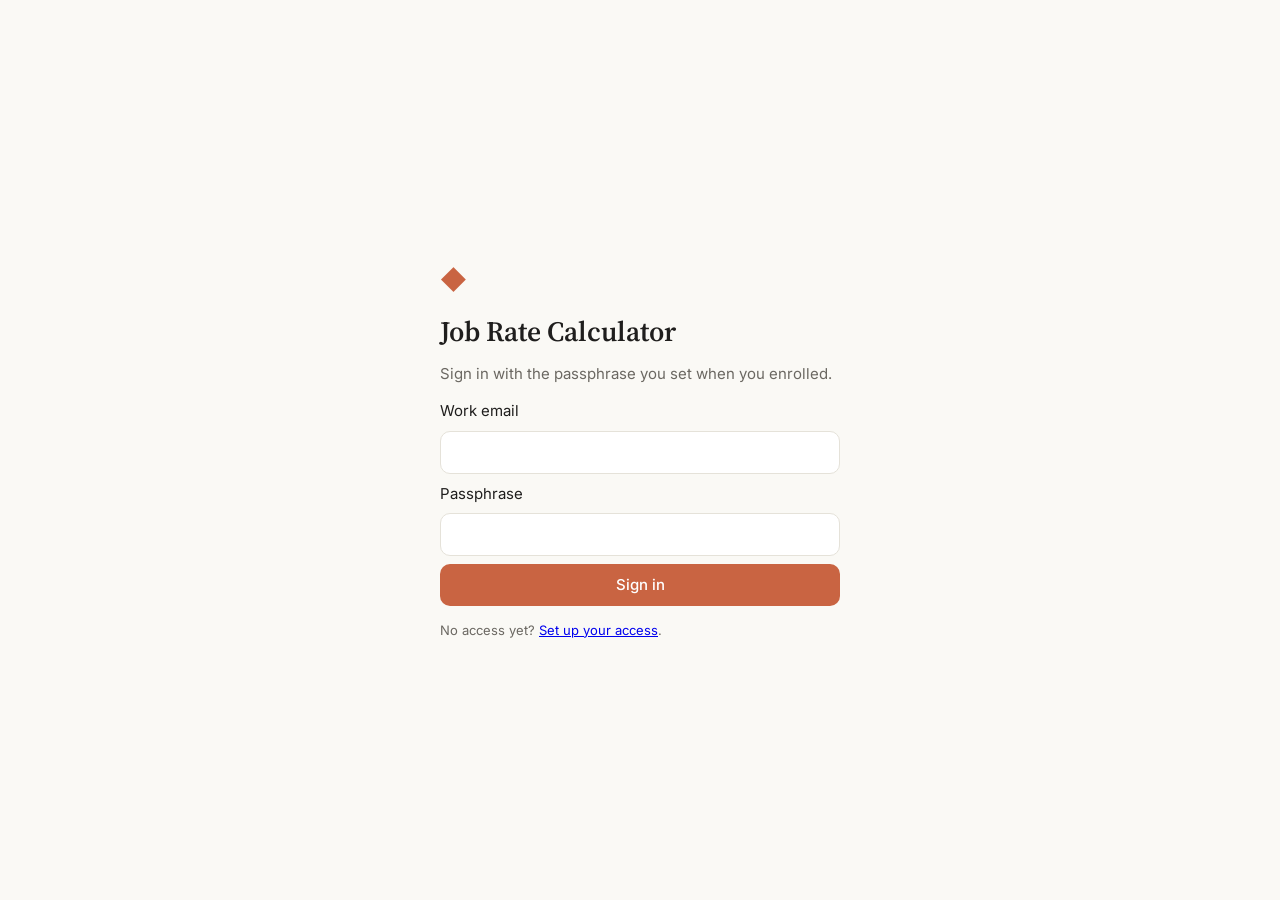
<file: job-rate/index.html>
<!doctype html>
<html lang="en">
<head>
<meta charset="utf-8">
<meta name="viewport" content="width=device-width,initial-scale=1,viewport-fit=cover">
<meta name="robots" content="noindex">
<title>Job Rate Calculator</title>
<link rel="stylesheet" href="https://fonts.googleapis.com/css2?family=Inter:wght@400;500;600&family=Source+Serif+4:opsz,wght@8..60,400;8..60,500;8..60,600&display=swap">
<link rel="stylesheet" href="app.css">
</head>
<body>

<!-- Sign in -->
<div id="login" class="center" style="height:100%;display:grid;place-items:center;padding:24px 16px">
  <main class="auth">
    <div class="mark">◆</div>
    <h1>Job Rate Calculator</h1>
    <p class="muted">Sign in with the passphrase you set when you enrolled.</p>
    <form id="lf" class="stack">
      <label for="le">Work email</label>
      <input id="le" type="email" autocomplete="username" required>
      <label for="lp">Passphrase</label>
      <input id="lp" type="password" autocomplete="current-password" required>
      <p id="lerr" class="err" role="alert" hidden></p>
      <button id="lgo" type="submit">Sign in</button>
    </form>
    <p class="muted small">No access yet? <a href="enroll.html">Set up your access</a>.</p>
  </main>
</div>

<!-- App -->
<div id="app" class="app" hidden>
  <header class="top">
    <span class="title">Job Rate Calculator</span>
    <span class="stamp" id="stamp"></span>
    <div class="tabs" role="tablist">
      <button role="tab" id="t-chat" aria-selected="true">Chat</button>
      <button role="tab" id="t-grid" aria-selected="false">Grid</button>
    </div>
    <button class="link" id="out">Sign out</button>
  </header>

  <main class="scroll" id="chatpane">
    <div class="col" id="thread">
      <div class="hello">
        <h2>What should we quote?</h2>
        <p>Describe the job, or attach a CSV with one job per row. Base rate only; fees aren't included.</p>
        <div class="chips">
          <button data-q="3,500 sq ft commercial in the US">3,500 sq ft commercial in the US</button>
          <button data-q="450 m2 office in Germany">450 m² office in Germany</button>
          <button data-q="12000 sqft for Welltower - UK (2) in the UK">12,000 sq ft, Welltower - UK (2)</button>
        </div>
      </div>
    </div>
  </main>

  <main class="scroll" id="gridpane" hidden>
    <div class="col">
      <p class="muted">One row per job. Leave a field empty to use the default: country US, property Commercial, price type SF when no client is picked.</p>
      <div class="tbl"><table class="grid">
        <thead><tr><th>#</th><th>Country</th><th>Size</th><th>Area unit</th><th>MP Client</th><th>Property type</th><th></th></tr></thead>
        <tbody id="gbody"></tbody>
      </table></div>
      <div class="actions"><button class="ghost" id="gadd">Add row</button><button id="gcalc">Calculate</button></div>
      <div id="gout"></div>
    </div>
  </main>

  <div class="dock" id="dock">
    <form class="composer" id="cf">
      <label for="msg" class="sr" hidden>Message</label>
      <textarea id="msg" rows="1" placeholder="e.g. quote 3,500 sq ft commercial in Toronto for Welltower (12)"></textarea>
      <div class="row">
        <input type="file" id="csv" accept=".csv,text/csv" hidden>
        <button type="button" class="iconbtn" id="attach" title="Attach a CSV">＋ CSV</button>
        <span class="file" id="fname" hidden></span>
        <button type="submit" class="send" id="send">Send</button>
      </div>
    </form>
  </div>
</div>

<datalist id="dl-clients"></datalist>
<datalist id="dl-countries"></datalist>

<script src="engine.js"></script>
<script>
(() => {
  const $ = id => document.getElementById(id);
  let SNAP = null, lastActive = Date.now(), pendingCsv = null;
  const IDLE_MS = 30 * 60 * 1000;
  const esc = s => String(s == null ? "" : s).replace(/[&<>"]/g, c => ({ "&": "&amp;", "<": "&lt;", ">": "&gt;", '"': "&quot;" }[c]));
  const unb64 = s => Uint8Array.from(atob(s), c => c.charCodeAt(0));

  /* ---------- Sign in ---------- */
  async function unlock(email, pw) {
    const r = await fetch("data/jrc.enc.json", { cache: "no-store" });
    if (!r.ok) throw new Error("The pricing data hasn't been published yet.");
    const f = await r.json();
    const h = Array.from(new Uint8Array(await crypto.subtle.digest("SHA-256", new TextEncoder().encode(email.trim().toLowerCase()))))
      .map(b => b.toString(16).padStart(2, "0")).join("");
    const u = f.users[h];
    if (!u) throw new Error("That email or passphrase isn't right.");
    const base = await crypto.subtle.importKey("raw", new TextEncoder().encode(pw), "PBKDF2", false, ["deriveBits"]);
    const bits = await crypto.subtle.deriveBits({ name: "PBKDF2", salt: unb64(u.salt), iterations: f.iter, hash: "SHA-256" }, base, 256);
    const kek = await crypto.subtle.importKey("raw", bits, "AES-GCM", false, ["decrypt"]);
    let raw;
    try { raw = await crypto.subtle.decrypt({ name: "AES-GCM", iv: unb64(u.iv) }, kek, unb64(u.wk)); }
    catch { throw new Error("That email or passphrase isn't right."); }
    const dk = await crypto.subtle.importKey("raw", raw, "AES-GCM", false, ["decrypt"]);
    const plain = await crypto.subtle.decrypt({ name: "AES-GCM", iv: unb64(f.iv) }, dk, unb64(f.ct));
    return JSON.parse(new TextDecoder().decode(plain));
  }

  $("lf").addEventListener("submit", async e => {
    e.preventDefault();
    const btn = $("lgo"), err = $("lerr");
    err.hidden = true; btn.disabled = true; btn.textContent = "Unlocking…";
    try {
      SNAP = await unlock($("le").value, $("lp").value);
      $("lp").value = "";
      start();
    } catch (x) { err.textContent = x.message; err.hidden = false; }
    btn.disabled = false; btn.textContent = "Sign in";
  });

  function signOut() { SNAP = null; location.reload(); }
  $("out").addEventListener("click", signOut);
  ["click", "keydown", "pointermove"].forEach(ev => addEventListener(ev, () => (lastActive = Date.now()), { passive: true }));
  setInterval(() => { if (SNAP && Date.now() - lastActive > IDLE_MS) signOut(); }, 30000);

  function start() {
    $("login").hidden = true; $("app").hidden = false;
    const d = new Date(SNAP.generatedAt);
    $("stamp").textContent = "Pricebook as of " + d.toLocaleString([], { month: "short", day: "numeric", hour: "numeric", minute: "2-digit" });
    $("dl-clients").innerHTML = SNAP.clients.map(c => `<option value="${esc(c.n)}">`).join("");
    $("dl-countries").innerHTML = SNAP.countries.filter(c => c.c && !/deprecated|somewhere/i.test(c.n)).map(c => `<option value="${esc(c.n)}">`).join("");
    for (let i = 0; i < 3; i++) addRow();
    $("msg").focus();
  }

  /* ---------- Tabs ---------- */
  function tab(which) {
    const chat = which === "chat";
    $("t-chat").setAttribute("aria-selected", chat); $("t-grid").setAttribute("aria-selected", !chat);
    $("chatpane").hidden = !chat; $("dock").hidden = !chat; $("gridpane").hidden = chat;
  }
  $("t-chat").onclick = () => tab("chat"); $("t-grid").onclick = () => tab("grid");

  /* ---------- Results ---------- */
  const money = (v, cur) => (cur ? cur + " " : "") + Number(v).toLocaleString(undefined, { minimumFractionDigits: 2, maximumFractionDigits: 2 });
  function describe(r) {
    const i = r.input || {};
    return [i.client || "No client", i.country, i.size ? `${Number(i.size).toLocaleString()} ${i.unit === "m2" ? "m²" : "ft²"}` : null, i.property, i.priceType && `price type ${i.priceType}`].filter(Boolean).join(" · ");
  }
  function table(results) {
    const rows = results.map((r, i) => r.ok
      ? `<tr><td>${i + 1}</td><td class="wrap">${esc(describe(r))}</td><td class="code">${esc(r.code)}</td><td>${esc(r.range)}</td><td class="num">${esc(money(r.rate, r.currency))}</td><td class="wrap small muted">${esc((r.notes || []).join("; "))}</td></tr>`
      : `<tr><td>${i + 1}</td><td class="wrap">${esc(describe(r) || "—")}</td><td colspan="3" class="wrap bad">${esc(r.reason)}</td><td class="wrap small muted">${esc((r.notes || []).join("; "))}</td></tr>`).join("");
    return `<div class="tbl"><table><thead><tr><th>#</th><th>Job</th><th>Price code</th><th>Size range</th><th class="num">Job rate</th><th>Notes</th></tr></thead><tbody>${rows}</tbody></table></div>`;
  }
  function toCsv(results, inputs) {
    const q = v => { const s = String(v == null ? "" : v); return /[",\n]/.test(s) ? '"' + s.replace(/"/g, '""') + '"' : s; };
    const head = ["Country", "Size", "Area Unit", "MP Client", "Property Type", "Price Code", "Size Range", "Currency", "Job Rate", "Notes"];
    const lines = results.map((r, i) => { const x = inputs[i] || {}; return [x.country, x.size, x.unit, x.client, x.property, r.ok ? r.code : "", r.ok ? r.range : "", r.ok ? r.currency : "", r.ok ? r.rate.toFixed(2) : "", r.ok ? (r.notes || []).join("; ") : r.reason].map(q).join(","); });
    return [head.join(","), ...lines].join("\n");
  }
  function download(name, text) {
    const a = document.createElement("a");
    a.href = URL.createObjectURL(new Blob([text], { type: "text/csv" }));
    a.download = name; a.click(); setTimeout(() => URL.revokeObjectURL(a.href), 2000);
  }

  /* ---------- Chat ---------- */
  function addMsg(cls, html) {
    const hello = document.querySelector(".hello"); if (hello) hello.remove();
    const d = document.createElement("div"); d.className = cls; d.innerHTML = html;
    $("thread").appendChild(d); d.scrollIntoView({ block: "end", behavior: "smooth" });
    return d;
  }
  function reply(results, inputs, intro) {
    const ok = results.filter(r => r.ok);
    let lead = intro;
    if (!lead) {
      if (results.length === 1 && ok.length === 1) {
        const r = ok[0];
        lead = `<p>That's <b>${esc(r.code)}</b> (${esc(r.range)}) at <b>${esc(money(r.rate, r.currency))}</b>.</p><p class="note">I read this as ${esc(describe(r))}.</p>`;
      } else if (results.length === 1) {
        lead = `<p>I couldn't price that. ${esc(results[0].reason)}</p><p class="note">Try adding the size with its unit, the country and the MP Client, e.g. “4,200 sq ft commercial in the US for Clay Software (2)”.</p>`;
      } else lead = `<p>I priced ${ok.length} of ${results.length} lines.</p>`;
    }
    const d = addMsg("a", lead + table(results) + `<p class="note">Base rate only. Travel, off-hours, 360s and other fees aren't included.</p><div class="actions"><button class="ghost dl">Download results as CSV</button></div>`);
    d.querySelector(".dl").onclick = () => download("job-rate-quotes.csv", toCsv(results, inputs));
  }
  function quoteOne(raw) { return JRC.quote(SNAP, raw); }

  $("cf").addEventListener("submit", e => {
    e.preventDefault();
    const text = $("msg").value.trim();
    if (!text && !pendingCsv) return;
    if (pendingCsv) {
      const { name, rows, ignored } = pendingCsv;
      addMsg("u", esc((text ? text + "\n" : "") + "📎 " + name));
      const results = rows.map(quoteOne);
      const extra = ignored.length ? ` I ignored these columns: ${ignored.map(esc).join(", ")}.` : "";
      reply(results, rows, results.length ? `<p>I read <b>${rows.length}</b> line${rows.length === 1 ? "" : "s"} from ${esc(name)} and priced ${results.filter(r => r.ok).length}.${extra}</p>` : `<p>${esc(name)} has no data rows.</p>`);
      pendingCsv = null; $("fname").hidden = true; $("csv").value = "";
    } else {
      addMsg("u", esc(text));
      const raw = JRC.parseRequest(SNAP, text);
      reply([quoteOne(raw)], [raw]);
    }
    $("msg").value = ""; $("msg").style.height = "";
  });
  $("msg").addEventListener("keydown", e => { if (e.key === "Enter" && !e.shiftKey) { e.preventDefault(); $("cf").requestSubmit(); } });
  $("msg").addEventListener("input", e => { e.target.style.height = "auto"; e.target.style.height = Math.min(e.target.scrollHeight, 180) + "px"; });
  $("thread").addEventListener("click", e => { const q = e.target.closest("[data-q]"); if (q) { $("msg").value = q.dataset.q; $("cf").requestSubmit(); } });

  /* ---------- CSV ---------- */
  function parseCsv(text) {
    const rows = []; let row = [], cell = "", q = false;
    for (let i = 0; i < text.length; i++) {
      const ch = text[i];
      if (q) { if (ch === '"') { if (text[i + 1] === '"') { cell += '"'; i++; } else q = false; } else cell += ch; }
      else if (ch === '"') q = true;
      else if (ch === ",") { row.push(cell); cell = ""; }
      else if (ch === "\n" || ch === "\r") { if (ch === "\r" && text[i + 1] === "\n") i++; row.push(cell); rows.push(row); row = []; cell = ""; }
      else cell += ch;
    }
    if (cell || row.length) { row.push(cell); rows.push(row); }
    return rows.filter(r => r.some(c => c.trim()));
  }
  const HEAD = {
    country: /^(country|country name|country string|market)$/,
    size: /^(size|sq ?ft|sqft|square feet|area|capture size|capture size - requested|sq ?m|sqm|square met(er|re)s)$/,
    unit: /^(unit|units|area unit|unit of measure|uom)$/,
    client: /^(client|mp client|customer|account)$/,
    property: /^(property|property type|type)$/,
  };
  function readCsv(file) {
    return file.text().then(t => {
      const rows = parseCsv(t.replace(/^﻿/, ""));
      if (!rows.length) return { rows: [], ignored: [] };
      const head = rows[0].map(h => h.trim().toLowerCase());
      const map = {}, ignored = [];
      head.forEach((h, i) => { const k = Object.keys(HEAD).find(k => HEAD[k].test(h)); if (k && map[k] == null) map[k] = i; else ignored.push(rows[0][i]); });
      if (map.size == null) throw new Error("I couldn't find a size column. Name it Size, Sq Ft or Area.");
      const sizeHead = head[map.size];
      return {
        ignored,
        rows: rows.slice(1).map(r => {
          const o = {};
          for (const k in map) o[k] = (r[map[k]] || "").trim();
          if (!o.unit && /sq ?m|sqm|met/.test(sizeHead)) o.unit = "m2";
          return o;
        }),
      };
    });
  }
  $("attach").onclick = () => $("csv").click();
  $("csv").addEventListener("change", async e => {
    const f = e.target.files[0]; if (!f) return;
    try { const parsed = await readCsv(f); pendingCsv = { name: f.name, ...parsed }; $("fname").textContent = `${f.name} · ${parsed.rows.length} rows`; $("fname").hidden = false; $("msg").focus(); }
    catch (x) { addMsg("a", `<p>${esc(x.message)}</p>`); $("csv").value = ""; }
  });

  /* ---------- Grid ---------- */
  let rowN = 0;
  function addRow() {
    rowN++;
    const tr = document.createElement("tr");
    tr.innerHTML = `<td>${$("gbody").children.length + 1}</td>
      <td><input id="g-co-${rowN}" list="dl-countries" placeholder="USA" aria-label="Country"></td>
      <td><input id="g-sz-${rowN}" inputmode="decimal" placeholder="3,500" aria-label="Size"></td>
      <td><select id="g-un-${rowN}" aria-label="Area unit"><option value="ft2">ft²</option><option value="m2">m²</option></select></td>
      <td><input id="g-cl-${rowN}" list="dl-clients" placeholder="Search MP Client" aria-label="MP Client"></td>
      <td><select id="g-pr-${rowN}" aria-label="Property type"><option value="">Commercial (default)</option><option>Commercial</option><option>Residential</option><option>Multi Family</option><option>Manufacturing</option></select></td>
      <td><button class="x" title="Remove row" aria-label="Remove row">✕</button></td>`;
    tr.querySelector(".x").onclick = () => { tr.remove(); [...$("gbody").children].forEach((r, i) => (r.firstElementChild.textContent = i + 1)); };
    $("gbody").appendChild(tr);
  }
  $("gadd").onclick = addRow;
  $("gcalc").onclick = () => {
    const inputs = [...$("gbody").children].map(tr => {
      const v = s => tr.querySelector(s).value.trim();
      return { country: v('[aria-label="Country"]'), size: v('[aria-label="Size"]'), unit: v('[aria-label="Area unit"]'), client: v('[aria-label="MP Client"]'), property: v('[aria-label="Property type"]') };
    }).filter(r => r.size || r.country || r.client);
    const results = inputs.map(quoteOne);
    $("gout").innerHTML = results.length ? table(results) + `<div class="actions" style="margin-top:10px"><button class="ghost" id="gdl">Download results as CSV</button></div>` : `<p class="muted">Enter at least a size.</p>`;
    const b = $("gdl"); if (b) b.onclick = () => download("job-rate-quotes.csv", toCsv(results, inputs));
  };
})();
</script>
</body>
</html>
</file>
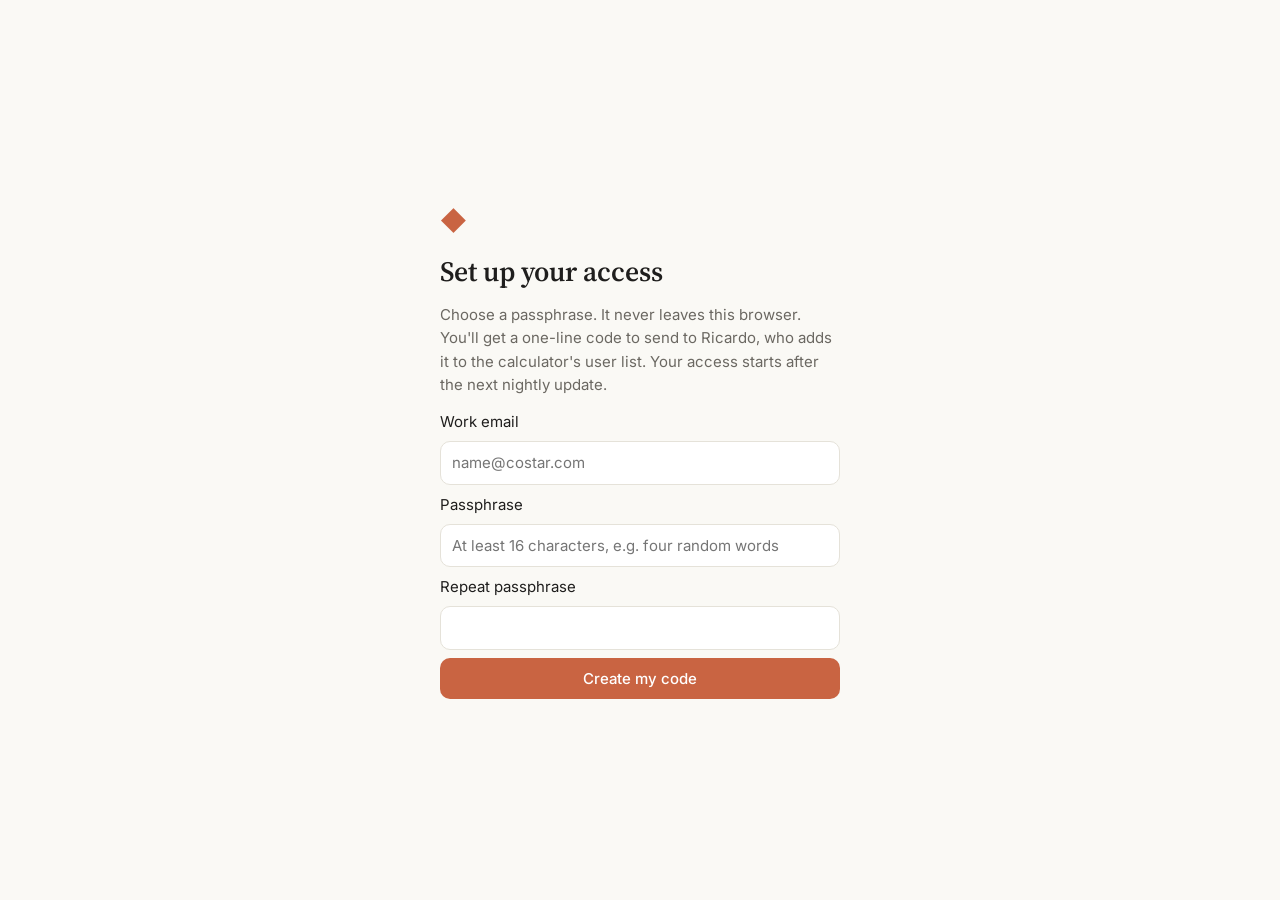
<file: job-rate/enroll.html>
<!doctype html>
<html lang="en">
<head>
<meta charset="utf-8">
<meta name="viewport" content="width=device-width,initial-scale=1">
<meta name="robots" content="noindex">
<title>Job Rate Calculator · Enrol</title>
<link rel="stylesheet" href="https://fonts.googleapis.com/css2?family=Inter:wght@400;500;600&family=Source+Serif+4:opsz,wght@8..60,500;8..60,600&display=swap">
<link rel="stylesheet" href="app.css">
</head>
<body class="center">
<main class="auth">
  <div class="mark">◆</div>
  <h1>Set up your access</h1>
  <p class="muted">Choose a passphrase. It never leaves this browser. You'll get a one-line code to send to Ricardo, who adds it to the calculator's user list. Your access starts after the next nightly update.</p>
  <form id="f" class="stack">
    <label for="email">Work email</label>
    <input id="email" type="email" autocomplete="username" required placeholder="name@costar.com">
    <label for="pw">Passphrase</label>
    <input id="pw" type="password" autocomplete="new-password" required minlength="16" placeholder="At least 16 characters, e.g. four random words">
    <label for="pw2">Repeat passphrase</label>
    <input id="pw2" type="password" autocomplete="new-password" required>
    <p id="err" class="err" role="alert" hidden></p>
    <button id="go" type="submit">Create my code</button>
  </form>
  <section id="done" class="stack" hidden>
    <p>Send this line to Ricardo. It contains no passphrase and can't be turned back into one.</p>
    <textarea id="code" readonly rows="4"></textarea>
    <button id="copy" type="button" class="ghost">Copy code</button>
    <p class="muted small">Keep your passphrase somewhere safe. If you lose it, enrol again with a new one.</p>
  </section>
</main>
<script>
const b64 = u => btoa(String.fromCharCode(...new Uint8Array(u)));
document.getElementById("f").addEventListener("submit", async e => {
  e.preventDefault();
  const err = document.getElementById("err"), go = document.getElementById("go");
  const email = document.getElementById("email").value.trim().toLowerCase();
  const pw = document.getElementById("pw").value, pw2 = document.getElementById("pw2").value;
  err.hidden = true;
  if (pw.length < 16) { err.textContent = "Use at least 16 characters."; err.hidden = false; return; }
  if (pw !== pw2) { err.textContent = "The two passphrases don't match."; err.hidden = false; return; }
  if (/,/.test(email)) { err.textContent = "Email can't contain a comma."; err.hidden = false; return; }
  go.disabled = true; go.textContent = "Working… (a few seconds)";
  const salt = crypto.getRandomValues(new Uint8Array(16));
  const base = await crypto.subtle.importKey("raw", new TextEncoder().encode(pw), "PBKDF2", false, ["deriveBits"]);
  const bits = await crypto.subtle.deriveBits({ name: "PBKDF2", salt, iterations: 600000, hash: "SHA-256" }, base, 256);
  document.getElementById("code").value = `${email},${b64(salt)},${b64(bits)}`;
  document.getElementById("f").hidden = true;
  document.getElementById("done").hidden = false;
});
document.getElementById("copy").addEventListener("click", async () => {
  const t = document.getElementById("code"); t.select();
  try { await navigator.clipboard.writeText(t.value); document.getElementById("copy").textContent = "Copied"; } catch { document.execCommand("copy"); }
});
</script>
</body>
</html>
</file>
<file: job-rate/app.css>
/* Job Rate Calculator — chat layout modelled on the Claude app: warm paper ground,
   centred conversation column, serif assistant voice, rounded composer docked at the bottom. */
:root{
  --bg:#faf9f5; --panel:#ffffff; --sunk:#f0eee6; --ink:#1f1e1d; --muted:#6b6862; --line:#e5e2d9;
  --accent:#c96442; --accent-ink:#ffffff; --accent-soft:#f6e6de; --err:#b3261e; --ok:#2e7d4f; --warn:#9a6a00;
  --sans:"Inter",-apple-system,"Segoe UI",Arial,sans-serif;
  --serif:"Source Serif 4",Georgia,"Times New Roman",serif;
  --mono:ui-monospace,Menlo,Consolas,monospace;
  color-scheme:light;
}
@media (prefers-color-scheme:dark){:root{
  --bg:#262624; --panel:#30302e; --sunk:#1f1e1d; --ink:#f0eee6; --muted:#a8a59c; --line:#3d3c39;
  --accent:#d97757; --accent-soft:#3a2b24; --err:#f2b8b5; --ok:#8fd3a8; --warn:#e8c168; color-scheme:dark;}}
*{box-sizing:border-box}
[hidden]{display:none!important}
html,body{height:100%}
body{margin:0;background:var(--bg);color:var(--ink);font:15px/1.55 var(--sans)}
button,input,select,textarea{font:inherit;color:inherit}
:focus-visible{outline:2px solid var(--accent);outline-offset:2px}
.muted{color:var(--muted)} .small{font-size:13px}
.err{color:var(--err);margin:0}
.stack{display:flex;flex-direction:column;gap:8px}
input,select,textarea{background:var(--panel);border:1px solid var(--line);border-radius:10px;padding:9px 11px;width:100%}
textarea{font-family:var(--mono);font-size:12px;resize:vertical}
button{background:var(--accent);color:var(--accent-ink);border:0;border-radius:10px;padding:9px 14px;font-weight:500;cursor:pointer}
button:disabled{opacity:.6;cursor:default}
button.ghost{background:transparent;color:var(--ink);border:1px solid var(--line)}
button.link{background:none;color:var(--muted);padding:4px 6px}

/* Auth */
body.center{display:grid;place-items:center;padding:24px max(16px,env(safe-area-inset-right)) 24px max(16px,env(safe-area-inset-left))}
.auth{width:100%;max-width:400px;display:flex;flex-direction:column;gap:14px}
.auth h1{font:600 28px/1.2 var(--serif);margin:0}
.auth p{margin:0}
.mark{color:var(--accent);font-size:26px}

/* App shell */
.app{display:grid;grid-template-rows:auto 1fr auto;height:100%}
header.top{display:flex;align-items:center;gap:12px;padding:10px max(16px,env(safe-area-inset-left));border-bottom:1px solid var(--line);flex-wrap:wrap}
header.top .title{font:600 17px var(--serif)}
header.top .stamp{font-size:12px;color:var(--muted)}
.tabs{display:flex;gap:4px;margin-left:auto;background:var(--sunk);padding:3px;border-radius:10px}
.tabs button{background:none;color:var(--muted);padding:5px 12px;border-radius:8px}
.tabs button[aria-selected="true"]{background:var(--panel);color:var(--ink);box-shadow:0 1px 2px rgba(0,0,0,.08)}
main.scroll{overflow-y:auto}
.col{max-width:780px;margin:0 auto;padding:24px max(16px,env(safe-area-inset-left)) 24px max(16px,env(safe-area-inset-right));display:flex;flex-direction:column;gap:22px}

/* Messages */
.u{align-self:flex-end;background:var(--sunk);padding:10px 14px;border-radius:16px;max-width:85%;white-space:pre-wrap}
.a{font-family:var(--serif);font-size:16px;line-height:1.6;display:flex;flex-direction:column;gap:10px}
.a p{margin:0}
.a .note{font-family:var(--sans);font-size:13px;color:var(--muted)}
.hello h2{font:500 30px/1.25 var(--serif);margin:24px 0 6px;text-align:center}
.hello p{text-align:center;color:var(--muted);margin:0 0 14px}
.chips{display:flex;flex-wrap:wrap;gap:8px;justify-content:center}
.chips button{background:var(--panel);color:var(--ink);border:1px solid var(--line);font-size:13px;border-radius:999px;padding:6px 12px}

/* Results */
.tbl{overflow-x:auto;border:1px solid var(--line);border-radius:12px;background:var(--panel);font-family:var(--sans)}
table{border-collapse:collapse;width:100%;font-size:13.5px;font-variant-numeric:tabular-nums}
th,td{text-align:left;padding:8px 10px;border-bottom:1px solid var(--line);vertical-align:top;white-space:nowrap}
td.wrap{white-space:normal;min-width:180px}
th{font-size:11.5px;letter-spacing:.04em;text-transform:uppercase;color:var(--muted);font-weight:600}
tr:last-child td{border-bottom:0}
td.num,th.num{text-align:right}
.code{font-family:var(--mono);font-size:12.5px}
.bad{color:var(--err)}
.actions{display:flex;gap:8px;flex-wrap:wrap;font-family:var(--sans)}
.actions button{font-size:13px;padding:6px 11px}

/* Composer */
.dock{padding:8px max(16px,env(safe-area-inset-left)) calc(14px + env(safe-area-inset-bottom)) max(16px,env(safe-area-inset-right))}
.composer{max-width:780px;margin:0 auto;background:var(--panel);border:1px solid var(--line);border-radius:18px;box-shadow:0 2px 10px rgba(0,0,0,.05);padding:10px 12px;display:flex;flex-direction:column;gap:6px}
.composer textarea{border:0;padding:4px 2px;font:15px/1.5 var(--sans);resize:none;background:transparent;min-height:26px;max-height:180px}
.composer textarea:focus-visible{outline:none}
.composer .row{display:flex;align-items:center;gap:8px}
.composer .file{font-size:12.5px;color:var(--muted);background:var(--sunk);border-radius:8px;padding:3px 8px}
.iconbtn{background:none;color:var(--muted);border:1px solid var(--line);border-radius:9px;padding:5px 9px;font-size:13px}
.send{margin-left:auto;border-radius:9px;padding:6px 12px}

/* Grid */
.grid td{padding:5px 6px}
.grid input,.grid select{padding:6px 8px;border-radius:8px;min-width:110px}
.grid .x{background:none;color:var(--muted);padding:4px 8px}
</file>
